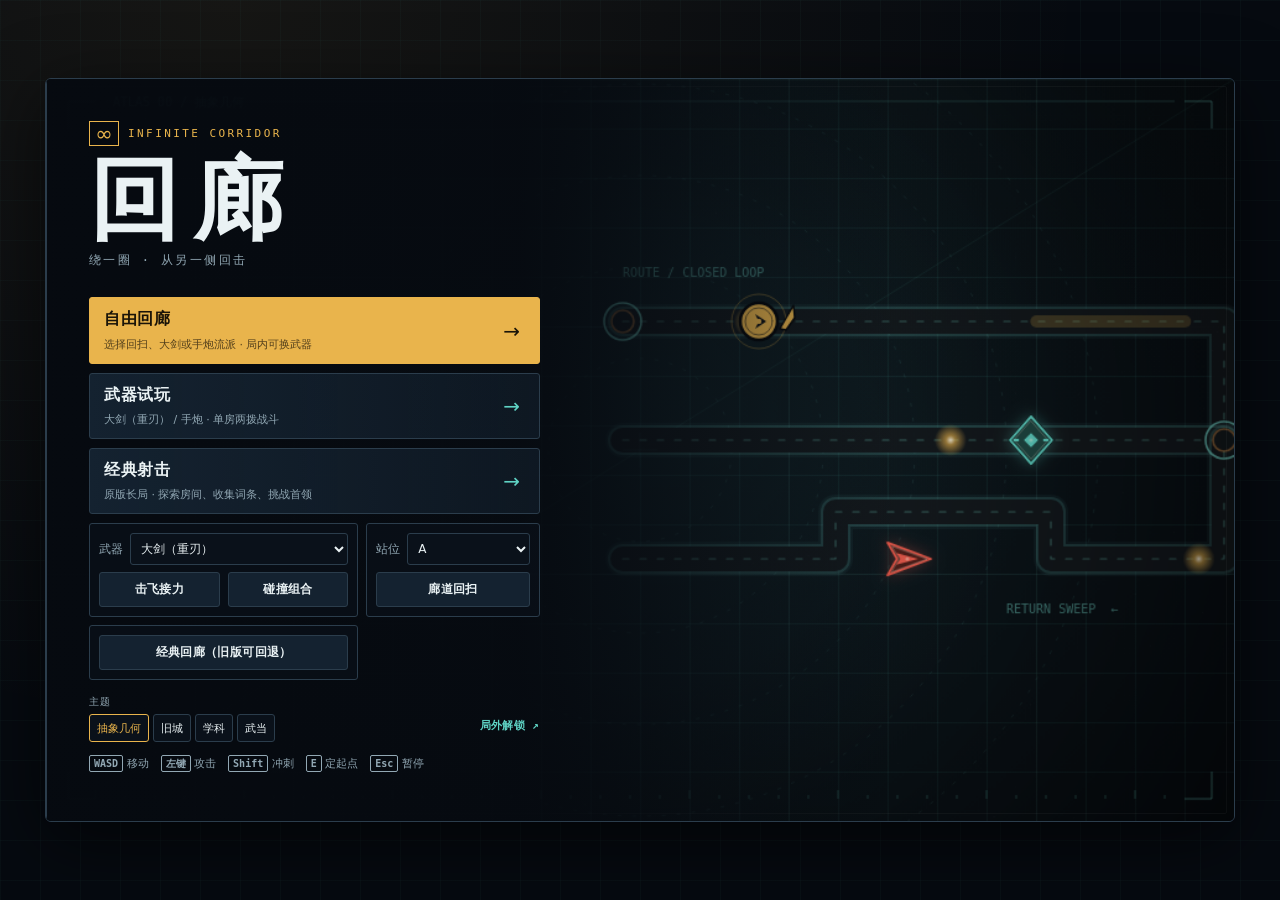
<file: index.html>
<!DOCTYPE html>
<html lang="zh-CN">
<head>
<meta charset="UTF-8">
<meta name="viewport" content="width=device-width, initial-scale=1.0">
<title>回廊 · INFINITE CORRIDOR</title>
<link rel="stylesheet" href="src/ui/style.css">
</head>
<body>
<main id="app">
  <div id="hud" class="hud hidden" aria-label="战斗状态">
    <div class="hud-left">
      <div class="room-line"><b id="room-name"></b><span id="room-count"></span></div>
      <div id="room-dots" class="dots" aria-hidden="true"></div>
      <div id="hud-room-type" class="hud-extra hidden"></div>
    </div>
    <div class="hud-mid">
      <div class="hp-row">
        <span class="hp-label">生命</span><div id="hp-track" class="hp-track" role="progressbar" aria-label="生命" aria-valuemin="0"><div id="hp-fill" class="hp-fill"></div></div><span id="hp-text" class="hp-text"></span>
      </div>
      <div id="boss-bar" class="boss-bar hidden"><span id="boss-name"></span><div class="boss-track"><div id="boss-fill" class="boss-fill"></div></div></div>
      <div id="shield-bar" class="shield-bar hidden" data-state="closed">
        <span id="shield-state" class="shield-state"></span>
        <div id="shield-track" class="shield-track"><div id="shield-fill" class="shield-fill"></div></div>
        <span id="shield-timer" class="shield-timer"></span>
      </div>
      <div id="streak-bar" class="streak-bar hidden" data-level="1">
        <span id="streak-state" class="streak-state"></span>
        <div class="streak-track"><div id="streak-fill" class="streak-fill"></div></div>
        <span id="streak-timer" class="streak-timer"></span>
      </div>
      <div class="battle-detail">
        <span class="dash-status">冲刺 <b id="dash-status">可用</b></span>
        <span id="hud-boss-phase" class="hud-extra hidden"></span>
        <span id="hud-combo" class="hud-extra hidden"></span>
      </div>
      <div id="hint" class="hint"></div>
    </div>
    <div class="hud-right">
      <div class="hud-stats"><span id="source" class="src"></span><span>用时 <b id="timer"></b></span><span id="run-gold">金币 <b id="gold"></b></span></div>
      <div id="perk-chips" class="chips" aria-label="当前强化"></div>
      <div class="hud-actions">
        <span class="theme-tag">主题 <b id="hud-theme"></b></span>
          <button id="btn-switch-weapon" class="mini-btn hidden" type="button" aria-keyshortcuts="Q"><span id="hud-weapon"></span> <kbd>Q</kbd></button>
        <button id="btn-mute" class="mini-btn" type="button" aria-keyshortcuts="M">音效 开</button>
        <button id="btn-pause" class="mini-btn" type="button" aria-keyshortcuts="Escape">暂停 <kbd>Esc</kbd></button>
      </div>
    </div>
  </div>

  <div id="stage" class="stage" data-screen="start">
    <canvas id="game" width="960" height="600" tabindex="-1" aria-label="回廊战斗区域"></canvas>
    <div id="toast" class="toast" role="status"></div>
    <div id="overlay" class="overlay">
      <section id="screen-start" class="panel start-panel" tabindex="-1" aria-labelledby="start-title">
        <header class="home-brand">
          <div class="brand-line"><span aria-hidden="true">∞</span> INFINITE CORRIDOR</div>
          <h1 id="start-title">回廊</h1>
          <p>绕一圈 · 从另一侧回击</p>
        </header>

        <div class="home-modes" aria-label="战斗模式">
          <button id="btn-loop" class="mode-entry featured" type="button">
            <span><b>自由回廊</b><small>选择回扫、大剑或手炮流派 · 局内可换武器</small></span><span aria-hidden="true">→</span>
          </button>
          <button id="btn-loop-continue" class="mode-entry continue hidden" type="button">
            <span><b>继续回廊</b><small>从上次离开的圈接着走</small></span><span aria-hidden="true">→</span>
          </button>
          <button id="btn-trial-setup" class="mode-entry" type="button">
            <span><b>武器试玩</b><small>大剑（重刃） / 手炮 · 单房两拨战斗</small></span><span aria-hidden="true">→</span>
          </button>
          <button id="btn-start" class="mode-entry" type="button">
            <span><b>经典射击</b><small>原版长局 · 探索房间、收集词条、挑战首领</small></span><span aria-hidden="true">→</span>
          </button>

          <div class="home-experiments">
            <div class="mode-group">
              <label class="field compact" for="impact-weapon">武器
                <select id="impact-weapon"><option value="blade">大剑（重刃）</option><option value="cannon">手炮</option></select>
              </label>
              <div class="button-row">
                <button id="btn-impact" class="btn secondary" type="button">击飞接力</button>
                <button id="btn-impact-combinations" class="btn secondary" type="button">碰撞组合</button>
              </div>
            </div>
            <div class="mode-group">
              <label class="field compact" for="recall-layout">站位
                <select id="recall-layout"><option value="A">A</option><option value="B">B</option></select>
              </label>
              <button id="btn-recall" class="btn secondary" type="button">廊道回扫</button>
            </div>
            <div class="mode-group">
              <button id="btn-loop-classic" class="btn secondary" type="button">经典回廊（旧版可回退）</button>
            </div>
          </div>
        </div>

        <div class="home-settings">
          <div id="theme-host"></div>
          <button id="btn-unlock-start" class="btn link-button" type="button">局外解锁 ↗</button>
        </div>
        <div class="controls-inline"><span><kbd>WASD</kbd> 移动</span><span><kbd>左键</kbd> 攻击</span><span><kbd>Shift</kbd> 冲刺</span><span><kbd>E</kbd> 定起点</span><span><kbd>Esc</kbd> 暂停</span></div>
      </section>

      <section id="screen-free-setup" class="panel trial-panel hidden" tabindex="-1" aria-labelledby="free-style-title">
        <header class="panel-head">
          <h2 id="free-style-title" class="panel-title">选择流派</h2>
          <p class="panel-desc">选择本局的强化卡池。战斗中仍可用 Q 切换武器。</p>
        </header>
        <div class="home-modes">
          <button id="btn-free-sweep" class="mode-entry featured" type="button"><span><b>回扫</b><small>闭环回血、刷新冲刺、强化破盾</small></span><span aria-hidden="true">→</span></button>
          <button id="btn-free-blade" class="mode-entry" type="button"><span><b>大剑</b><small>开局持剑 · 强化挥击范围、伤害、攻速和吸血</small></span><span aria-hidden="true">→</span></button>
          <button id="btn-free-cannon" class="mode-entry" type="button"><span><b>手炮</b><small>开局持枪 · 可强化追踪、穿透、散射、远射和压制</small></span><span aria-hidden="true">→</span></button>
        </div>
        <div class="start-actions"><button id="btn-free-back" class="btn secondary" type="button">返回首页 <kbd>Esc</kbd></button></div>
      </section>

      <section id="screen-trial" class="panel trial-panel hidden" tabindex="-1" aria-labelledby="trial-title">
        <header class="panel-head">
          <h2 id="trial-title" class="panel-title">武器试玩</h2>
          <p class="panel-desc">选好武器，连续迎战两拨敌人。</p>
        </header>
        <div class="trial-settings">
          <label class="field" for="trial-version">版本
            <select id="trial-version"><option value="A">版本 A</option><option value="B">版本 B</option></select>
          </label>
          <label class="field" for="trial-weapon">武器
            <select id="trial-weapon"><option value="blade">大剑（重刃）</option><option value="cannon">手炮</option></select>
          </label>
          <label class="field" for="trial-preset">预设
            <select id="trial-preset"><option value="basic">预设 1</option><option value="skills">预设 2</option></select>
          </label>
        </div>
        <div class="controls-inline"><span><kbd>WASD</kbd> 移动</span><span><kbd>左键</kbd> 攻击</span><span><kbd>Shift</kbd> 冲刺</span><span><kbd>Esc</kbd> 暂停</span></div>
        <div class="start-actions">
          <button id="btn-trial-start" class="btn primary" type="button">进入房间 <span aria-hidden="true">→</span></button>
          <button id="btn-trial-back" class="btn secondary" type="button">返回首页</button>
        </div>
      </section>

      <section id="screen-loading" class="panel loading-panel hidden" tabindex="-1" aria-labelledby="loading-title">
        <h2 id="loading-title" class="panel-title" role="status">正在准备关卡</h2>
      </section>

      <section id="screen-perk" class="panel perk-panel hidden" tabindex="-1" aria-labelledby="perk-title">
        <header class="panel-head">
          <p class="panel-kicker" id="perk-room"></p>
          <h2 class="panel-title" id="perk-title">选择强化</h2>
          <p class="panel-desc" id="perk-sub"></p>
        </header>
        <div id="perk-cards" class="perk-cards"></div>
      </section>

      <section id="screen-end" class="panel end-panel hidden" tabindex="-1" aria-labelledby="end-title">
        <header class="panel-head">
          <h2 id="end-title" class="end-title panel-title"></h2>
          <p id="end-summary" class="panel-desc"></p>
        </header>
        <div id="end-stats" class="stats"></div>
        <p id="end-wallet" class="end-gold">持有金币 <b id="end-gold">0</b></p>
        <div class="end-actions">
          <button id="btn-restart" class="btn primary" type="button">再来一局 <kbd>R</kbd></button>
          <button id="btn-unlock" class="btn secondary" type="button">局外解锁</button>
          <button id="btn-end-home" class="btn secondary" type="button">返回首页</button>
        </div>
      </section>

      <section id="screen-unlock" class="panel unlock-panel hidden" tabindex="-1" aria-labelledby="unlock-title">
        <header class="unlock-head">
          <div><h2 id="unlock-title" class="panel-title">局外解锁</h2><p class="panel-desc">已解锁词条自动装入「自由回廊」和「经典射击」。</p></div>
          <div class="unlock-head-right">
            <div class="wallet">金币 <b id="unlock-gold"></b></div>
            <button id="unlock-close" class="icon-btn" type="button" aria-label="关闭局外解锁">×</button>
          </div>
        </header>
        <div id="unlock-grid" class="unlock-grid" tabindex="0" aria-label="可解锁词条"></div>
        <div class="unlock-actions">
          <button id="unlock-back" class="btn secondary" type="button" data-from="start">返回 <kbd>Esc</kbd></button>
          <button id="unlock-reset" class="btn secondary" type="button">重置并返还金币</button>
        </div>
      </section>

      <section id="screen-pause" class="panel pause-panel hidden" tabindex="-1" aria-labelledby="pause-title">
        <header class="panel-head"><h2 id="pause-title" class="panel-title">已暂停</h2><p id="pause-context" class="panel-desc"></p></header>
        <div class="pause-actions">
          <button id="btn-resume" class="btn primary" type="button">继续 <kbd>Esc</kbd></button>
          <button id="btn-pause-restart" class="btn secondary" type="button">重开本局</button>
          <button id="btn-pause-home" class="btn secondary" type="button">返回首页</button>
        </div>
      </section>
    </div>
  </div>
</main>
<script>window.Corridor = window.Corridor || {};</script>
<script src="src/core/perks.js"></script>
<script src="src/core/audio.js"></script>
<script src="src/core/recall.js"></script>
<script src="src/core/loop.js"></script>
<script src="src/core/chrono.js"></script>
<script src="src/core/freewave.js"></script>
<script src="src/core/enemy-trial.js"></script>
<script src="src/core/impact.js"></script>
<script src="src/core/engine.js"></script>
<script src="src/theme/index.js"></script>
<script src="src/gen/templates.js"></script>
<script src="src/gen/schema.js"></script>
<script src="src/gen/index.js"></script>
<script src="src/ui/combat-guide.js"></script>
<script src="src/ui/render.js"></script>
<script src="src/ui/screens.js"></script>
<script src="src/ui/main.js"></script>
</body>
</html>
</file>
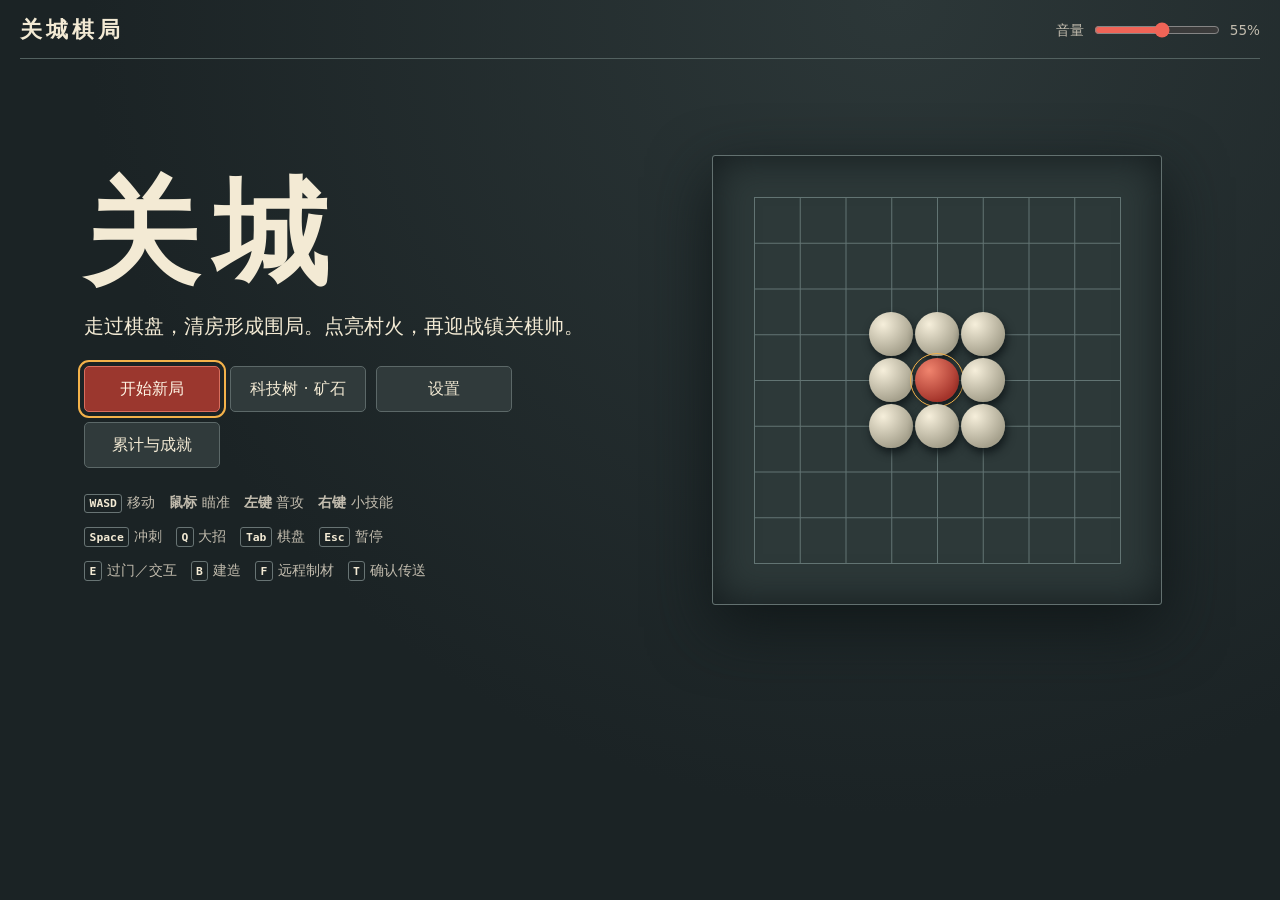
<file: game-dev-workspace/src/WebDemo/index.html>
<!doctype html>
<html lang="zh-CN">
<head>
<meta charset="utf-8">
<meta name="viewport" content="width=device-width, initial-scale=1">
<meta http-equiv="Content-Security-Policy" content="default-src 'none'; script-src 'unsafe-inline'; style-src 'unsafe-inline'; connect-src 'none'; base-uri 'none'; form-action 'none'">
<title>关城 · 本地试玩</title>
<style>
:root {
  color-scheme: dark;
  --ink:#171f21; --page:#1b2325; --floor:#283235; --grid:#384447;
  --wall:#8c8a7d; --paper:#f3ead4; --muted:#c2bcae; --red:#f06457;
  --gold:#f4b24a; --jade:#8edbd0; --ore:#dbe8e8; --purple:#ac91d8;
  font:16px/1.5 "Microsoft YaHei UI","PingFang SC",system-ui,sans-serif;
}
*,*::before,*::after {box-sizing:border-box}
body {margin:0;background:radial-gradient(ellipse at 70% 0,#2c3738,var(--page) 64%);color:var(--paper);min-height:100vh}
button {font:inherit;color:inherit;cursor:pointer;background:#303a3b;border:1px solid #5c6868;border-radius:5px;padding:.63rem 1rem;text-align:center}
button:hover:enabled {border-color:var(--gold);background:#394646}
button:disabled {opacity:.48;cursor:default}
button:focus-visible,canvas:focus-visible {outline:2px solid var(--gold);outline-offset:4px}
button.primary {background:#9b372e;border-color:#da6e5d;color:#fff5e5}
button.primary:hover:enabled {background:#b7463b}
[hidden] {display:none !important}
h1,h2,h3,p,dl,dd {margin:0}
kbd {display:inline-block;font:600 .79em/1.1 ui-monospace,Consolas,monospace;padding:.22em .4em;border:1px solid #687474;border-radius:3px;color:var(--paper);white-space:nowrap}
small,.muted {color:var(--muted)}
.accent {color:var(--gold)}
.negative {color:#ff917d}
.shell {width:min(calc(100% - 40px),1460px);margin-inline:auto;padding-bottom:24px}
.mast {border-bottom:1px solid #536160;display:flex;align-items:center;justify-content:space-between;padding:14px 0 12px;margin-bottom:16px}
.mast strong {font-family:"Songti SC",SimSun,serif;font-size:1.35rem;letter-spacing:.19em}
.mast .volume {display:flex;align-items:center;gap:8px;color:var(--muted);font-size:.85rem}
.mast input {width:clamp(60px,13vw,126px);accent-color:var(--red)}
.settings-fields {display:grid;gap:14px;margin-top:16px}
.settings-fields label {display:flex;align-items:center;gap:10px;flex-wrap:wrap}
.settings-fields input {accent-color:var(--red)}
.achievement-list {list-style:none;padding:0;display:grid;gap:6px}
.achievement-list li {padding:7px 10px;border-bottom:1px solid #455454}
.cover {min-height:min(610px,calc(100svh - 105px));display:grid;grid-template-columns:1fr 1fr;align-items:center;gap:clamp(26px,6vw,90px);padding:32px clamp(12px,5vw,72px)}
.cover h1 {font:700 clamp(3.7rem,9vw,8rem)/1 "Songti SC",SimSun,serif;letter-spacing:.12em}
.cover .lead {font-size:clamp(1rem,2vw,1.23rem);margin:20px 0 24px;max-width:30em}
.actions {display:flex;gap:10px;flex-wrap:wrap}
.cover .actions button {min-width:136px}
.controls {margin-top:22px;color:var(--muted);font-size:.9rem;display:grid;gap:8px;line-height:1.8}
.stone-board {position:relative;aspect-ratio:1;border:1px solid #637170;border-radius:3px;box-shadow:0 22px 62px #111819,inset 0 0 42px #141b1d;background:#2d3939;align-self:center;max-width:450px;width:100%;justify-self:center}
.stone-board::before {content:"";position:absolute;inset:9%;background-image:linear-gradient(to right,#627473 1px,transparent 1px),linear-gradient(to bottom,#627473 1px,transparent 1px);background-size:12.5% 12.5%;border-right:1px solid #627473;border-bottom:1px solid #627473}
.stone-board i {background:radial-gradient(circle at 32% 28%,#f6efdb,#a5a08c 74%);position:absolute;width:9.8%;aspect-ratio:1;transform:translate(-50%,-50%);left:calc(9% + var(--x)*10.25%);top:calc(9% + var(--y)*10.25%);border-radius:50%;box-shadow:2px 5px 9px #131b1d}
.stone-board i.red {background:radial-gradient(circle at 32% 28%,#f0846e,#a3332a 74%);outline:1px solid var(--gold);outline-offset:4px}
.play {
  --field-limit:max(220px,calc((100svh - 210px)*1.52));
  display:grid;grid-template-columns:minmax(0,var(--field-limit)) 260px;
  justify-content:center;gap:13px;align-items:start
}
.field {min-width:0;width:min(100%,var(--field-limit));justify-self:center}
.vitals {display:grid;grid-template-columns:1.15fr 1fr 1fr .85fr;gap:12px;background:var(--ink);border:1px solid #4f605e;border-bottom:none;padding:10px 13px}
.vitals div {min-width:0}
.vitals b {font-weight:600;font-variant-numeric:tabular-nums}
.vitals label {display:block;margin-bottom:4px;font-size:.79rem;color:var(--muted)}
progress {display:block;width:100%;height:7px;border:0;background:#353f41;border-radius:2px;overflow:hidden}
progress::-webkit-progress-bar {background:#353f41}
progress::-webkit-progress-value {background:var(--fill,var(--jade))}
progress::-moz-progress-bar {background:var(--fill,var(--jade))}
canvas {display:block;width:100%;height:auto;aspect-ratio:38/25;background:var(--floor);border:1px solid #596967;touch-action:none}
.strip {padding:8px 10px;color:var(--muted);font-size:.78rem;display:flex;flex-wrap:wrap;gap:4px 12px;background:var(--ink);border:1px solid #4f605e;border-top:0}
.side,.scene,.dialog {background:#202a2c;border:1px solid #526261;border-radius:5px}
.side {padding:14px;display:grid;gap:12px}
.side h2 {font-size:1.25rem}
.side hr {border:0;border-top:1px solid #455454;width:100%;margin:0}
.inventory {display:grid;grid-template-columns:repeat(3,1fr);gap:7px}
.inventory dt {font-size:.79rem;color:var(--muted)}
.inventory dd {font-size:1.18rem;font-weight:700}
.side .stack {display:grid;gap:8px}
.side button {padding:.45rem .65rem;font-size:.87rem}
.tutorial {border-left:3px solid var(--gold);padding-left:9px}
.tutorial p {font-size:.88rem;margin-bottom:4px}
.tutorial button {padding:.15rem .55rem}
.scene {max-width:940px;margin:clamp(26px,7vh,75px) auto;padding:clamp(20px,5vw,43px)}
.scene h1 {font:700 clamp(2rem,5.5vw,3.7rem)/1.2 "Songti SC",SimSun,serif;margin-bottom:10px}
.scene p {margin-top:8px}
.scene .actions {margin-top:19px}
.overlay {position:fixed;z-index:5;inset:0;background:#11181ce0;display:grid;place-items:center;overflow:auto;padding:18px}
.dialog {width:min(100%,650px);max-height:100%;overflow:auto;padding:clamp(17px,4vw,32px);box-shadow:0 18px 90px #060a0b;position:relative}
.dialog.wide {width:min(100%,950px)}
.dialog h2 {font-size:1.6rem;padding-right:55px}
.dialog .close {position:absolute;right:16px;top:16px;padding:2px 9px;font-size:.82rem}
.dialog .stack {display:grid;gap:8px;margin-top:16px}
.dialog .stack button {text-align:left}
.map-layout {margin-top:14px;display:grid;gap:16px;grid-template-columns:minmax(0,1fr) minmax(220px,.63fr)}
.map-detail {padding:11px 13px;background:var(--ink);border:1px solid #455554;min-width:0}
.map-detail h3 {margin-bottom:3px}
.board {position:relative;aspect-ratio:2.24;width:100%;background:#273434;border:1px solid #4d5c5c;border-radius:3px;overflow:visible}
.preview-board {margin-top:20px;max-width:720px}
.board .line {height:2px;position:absolute;transform-origin:left center;background:#667473;pointer-events:none}
.board .line.on {background:#c0aa79}
.board .line.h {width:13.333%}
.board .line.v {height:26%;width:2px}
.board .cell {position:absolute;transform:translate(-50%,-50%);border-radius:50%;border:1px solid currentColor;color:#e8ddc5;background:#1a2527;box-shadow:0 2px 5px #0f1517;display:grid;place-items:center;width:8%;aspect-ratio:1;padding:0;font-size:clamp(.62rem,1.6vw,1.08rem);line-height:1;font-weight:650}
.board .r {color:var(--jade)} .board .village {color:var(--purple)} .board .merchant,.board .boss {color:var(--gold)}
.board .cell.on {background:#e8ddc5;color:var(--ink);border-color:#d8c8a5}
.board .cell.in {outline:2px solid var(--gold);outline-offset:2px}
.board .cell.here {box-shadow:0 0 0 3px var(--red)}
.board .cell[aria-pressed="true"] {outline:2px dashed var(--paper);outline-offset:5px}
.board .cell:focus-visible {outline:2px solid var(--paper);outline-offset:5px}
.mini {aspect-ratio:2}
.mini .cell {width:10%;font-size:.72rem}
.results {display:grid;grid-template-columns:repeat(auto-fit,minmax(145px,1fr));gap:12px;margin:21px 0}
.results div {padding:12px;border:1px solid #526261;background:#273334}
.results dt {font-size:.83rem;color:var(--muted)}
.results dd {font-size:1.19rem}
@media(max-width:880px) {
  .shell {width:calc(100% - 24px)}
  .play {grid-template-columns:minmax(0,1fr)}
  .side {grid-template-columns:1fr 1fr}
  .side .stack,.side hr {grid-column:1/-1}
  .side .stack {grid-template-columns:repeat(auto-fit,minmax(126px,1fr))}
  .mini {max-width:185px}
}
@media(max-width:620px) {
  .cover,.map-layout {grid-template-columns:1fr}
  .cover {padding:24px 8px}
  .stone-board {max-width:285px}
  .vitals {padding:6px;gap:6px}
  .vitals label {font-size:.66rem}
  .vitals b {font-size:.75rem}
  .dialog .close {top:12px;right:10px}
}
</style>
</head>
<body>
<main class="shell">
  <header class="mast"><strong>关城棋局</strong><label class="volume">音量 <input id="volume" type="range" min="0" max="100" value="55"><output id="volume-value">55%</output></label></header>
  <section id="home" class="cover" aria-label="开始界面">
    <div>
      <h1>关城</h1>
      <p class="lead">走过棋盘，清房形成围局。点亮村火，再迎战镇关棋帅。</p>
      <div class="actions">
        <button id="new-game" class="primary" type="button">开始新局</button>
        <button id="resume-game" type="button" hidden>继续存档</button>
        <button id="open-profile" type="button">科技树 · 矿石</button>
        <button id="open-settings" type="button">设置</button>
        <button id="open-stats" type="button">累计与成就</button>
      </div>
      <div id="home-keys" class="controls">
        <span><kbd>WASD</kbd> 移动　<b>鼠标</b> 瞄准　<b>左键</b> 普攻　<b>右键</b> 小技能</span>
        <span><kbd>Space</kbd> 冲刺　<kbd>Q</kbd> 大招　<kbd>Tab</kbd> 棋盘　<kbd>Esc</kbd> 暂停</span>
        <span><kbd>E</kbd> 过门／交互　<kbd>B</kbd> 建造　<kbd>F</kbd> 远程制材　<kbd>T</kbd> 确认传送</span>
      </div>
      <p id="home-storage" class="muted" hidden></p>
    </div>
    <div class="stone-board" aria-hidden="true">
      <i style="--x:3;--y:3"></i><i style="--x:4;--y:3"></i><i style="--x:5;--y:3"></i>
      <i style="--x:3;--y:4"></i><i class="red" style="--x:4;--y:4"></i><i style="--x:5;--y:4"></i>
      <i style="--x:3;--y:5"></i><i style="--x:4;--y:5"></i><i style="--x:5;--y:5"></i>
    </div>
  </section>
  <section id="preview" class="scene" hidden>
    <h1>落子前看盘</h1>
    <p>朱衣刀客 · 固定种子 20261120 · 确认后开始计时</p>
    <div id="preview-board" class="board preview-board" aria-label="关城棋盘预览"></div>
    <p class="muted">始 出生　材 资源　战 普通　精 精英　商 商人　村 村庄　帅 棋帅</p>
    <div class="actions"><button id="start-run" class="primary">确认落子 <kbd>Enter</kbd></button><button data-home>返回</button></div>
  </section>
  <section id="play" class="play" hidden aria-label="游戏界面">
    <div class="field">
      <div class="vitals">
        <div><label for="hp-bar">生命 <b id="hp"></b></label><progress id="hp-bar" style="--fill:#6dc291" value="100" max="100"></progress></div>
        <div><label for="mood-bar">氛围 <b id="mood"></b></label><progress id="mood-bar" style="--fill:#ac91d8" value="0" max="100"></progress></div>
        <div><label for="battle-bar">战斗 <b id="battle"></b></label><progress id="battle-bar" style="--fill:#f4b24a" value="0" max="100"></progress></div>
        <div><label id="clock-label">探索余时</label><b id="clock">13:00</b></div>
      </div>
      <canvas id="arena" tabindex="0" width="1140" height="750" aria-label="战斗区域：WASD 移动，鼠标瞄准与挥刀"></canvas>
      <div id="play-keys" class="strip"><span><kbd>WASD</kbd> 移动</span><span>左键 普攻</span><span>右键 小技能 <b id="skill-cd"></b></span>
        <span><kbd>Space</kbd> 冲刺 <b id="dash-cd"></b></span><span><kbd>Q</kbd> <b id="ultimate">双槽满放大</b></span>
        <span><kbd>E</kbd> 过门／交互</span><span><kbd>Esc</kbd> 暂停</span></div>
    </div>
    <aside class="side">
      <div><h2 id="room-name"></h2><p id="room-state" class="muted"></p></div>
      <div class="board mini" id="mini-board" aria-label="小地图"></div>
      <hr>
      <dl class="inventory"><div><dt>金币</dt><dd id="gold"></dd></div><div><dt>建材</dt><dd id="materials"></dd></div><div><dt>矿石</dt><dd id="ore"></dd></div></dl>
      <p id="building-info" class="muted" hidden></p>
      <div class="stack">
        <button id="open-map">打开棋盘 <kbd>Tab</kbd></button>
        <button id="open-building" hidden>建造／升级 <kbd>B</kbd></button>
        <button id="open-merchant" hidden>商人交易 <kbd>E</kbd></button>
        <button id="order-material" hidden>远程制材 · 8 金币 <kbd>F</kbd></button>
        <button id="open-skill" hidden></button>
        <button id="open-event" hidden>查看村庄事件</button>
        <button id="open-pack" hidden>道具 <kbd>C</kbd></button>
        <button id="pause">暂停 <kbd>Esc</kbd></button>
      </div>
      <section id="tutorial" class="tutorial" hidden aria-label="新手引导">
        <p id="tutorial-step"></p><button id="skip-tutorial" type="button">跳过引导</button>
      </section>
      <p id="status" class="muted" role="status"></p>
    </aside>
  </section>
  <section id="result" class="scene" hidden aria-label="结算">
    <h1 id="result-title"></h1>
    <p id="result-time" class="muted"></p>
    <dl class="results" id="result-stats"></dl>
    <p id="result-save" role="status"></p>
    <div class="actions"><button id="play-again" class="primary">再下一局</button><button data-home>回到主菜单</button><button id="retry-save" hidden>重试存档</button></div>
  </section>
  <section id="profile" class="scene" hidden aria-label="科技树">
    <h1>科技树</h1>
    <p id="profile-balance"></p>
    <dl class="results"><div><dt>角色</dt><dd>角色与技能</dd></div><div><dt>开局效果</dt><dd>建材与效率</dd></div><div><dt>局内事件</dt><dd>棋帅分支</dd></div></dl>
    <p>本版可查看分支与余额。</p>
    <div class="actions"><button data-home>回到主菜单</button><button id="profile-retry" hidden>重试存档</button></div>
  </section>
  <section id="stats" class="scene" hidden aria-label="累计与成就">
    <h1>累计与成就</h1>
    <dl id="career-totals" class="results"></dl>
    <ul id="achievement-list" class="achievement-list"></ul>
    <p id="career-status" role="status"></p>
    <div class="actions"><button data-home>回到主菜单</button></div>
  </section>
  <section id="settings" class="scene" hidden aria-label="设置">
    <h1>设置</h1>
    <div class="settings-fields">
      <label>音量 <input id="settings-volume" type="range" min="0" max="100" value="55"> <output id="settings-volume-value">55%</output></label>
      <label>鼠标瞄准灵敏度 <input id="settings-aim" type="range" min="25" max="100" value="100"> <output id="settings-aim-value">100%</output></label>
      <label><input id="settings-hints" type="checkbox" checked> 显示键位提示</label>
    </div>
    <p id="settings-status" role="status"></p>
    <div class="actions"><button id="close-settings" type="button">返回</button></div>
  </section>
  <div id="overlay" class="overlay" hidden>
    <section id="dialog" class="dialog" tabindex="-1" role="dialog" aria-modal="true" aria-labelledby="dialog-title">
      <button id="close-dialog" class="close" aria-label="关闭面板">关闭 <kbd>Esc</kbd></button>
      <h2 id="dialog-title"></h2>
      <div id="dialog-body"></div>
    </section>
  </div>
</main>
<script>
"use strict";

const SEED = 20261120;
const RUN_LIMIT = 13*60*1000;
const WORLD = {w: 1900, h: 1250, player: 32};
const START = "0,0";
const BOSS = "5,1";
const DIRECTIONS = [[1,0], [0,1], [-1,0], [0,-1]];
const LAYOUT = [
    [0,0,"r"], [1,0,"fight"], [2,0,"merchant"], [3,0,"fight"], [4,0,"fight"], [5,0,"fight"], [6,0,"elite"],
    [0,1,"fight"], [1,1,"fight"], [2,1,"fight"], [3,1,"r"], [4,1,"fight"], [5,1,"boss"], [6,1,"fight"],
    [0,2,"r"], [1,2,"fight"], [2,2,"elite"], [3,2,"fight"], [4,2,"village"], [5,2,"fight"]
];
const ROOM_NAME = {r:"资源采集房", fight:"普通战斗房", elite:"精英战斗房", merchant:"行脚商人", village:"村庄", boss:"镇关棋帅"};
const ROOM_SYMBOL = {r:"材", fight:"战", elite:"精", merchant:"商", village:"村", boss:"帅"};
const ROOM_STYLE = {
    fight:{floor:"#283235",grid:"#384447",accent:"#8c8a7d",motif:"court"},
    r:{floor:"#24363a",grid:"#355052",accent:"#8edbd0",motif:"mineral"},
    village:{floor:"#372c30",grid:"#4d363a",accent:"#f06457",motif:"lantern"},
    merchant:{floor:"#383329",grid:"#514936",accent:"#f4b24a",motif:"stall"},
    elite:{floor:"#302c3c",grid:"#443c55",accent:"#ac91d8",motif:"banner"},
    boss:{floor:"#27292d",grid:"#3c3e46",accent:"#c78b78",motif:"seal"}
};
const BUILDINGS = {market:"商场", factory:"建材厂", mine:"苍白矿场", village:"村庄"};
const COLOR = {
    ink:"#171F21", background:"#1B2325", floor:"#283235", grid:"#384447", wall:"#8C8A7D",
    player:"#F06457", friendly:"#8EDBD0", enemy:"#DFAD87", hazard:"#F4B24A", bullet:"#FFF1C9",
    heal:"#6DC291", ore:"#DBE8E8", atmosphere:"#AC91D8", paper:"#F3EAD4"
};
const ceil = (value, divisor) => Math.ceil(value / divisor);
const clamp = (value, min, max) => Math.min(max, Math.max(min, value));
const percent = (value, rate) => ceil(value * rate, 100);
function effectiveDefense(defense, flat, magic) {
    return percent(Math.max(0, defense - flat), 100 - clamp(magic, 0, 100));
}
function damage(attack, defense, flat = 0, magic = 0) {
    const difference = attack - effectiveDefense(defense, flat, magic);
    return difference > 0 ? difference : percent(attack, 5);
}
const keyOf = (x, y) => x + "," + y;
const cell = key => key.split(",").map(Number);
const neighborsOf = (x, y) => DIRECTIONS.map(([dx,dy]) => keyOf(x + dx, y + dy));
const vector = (x, y) => ({x,y});
const add = (a,b) => vector(a.x+b.x, a.y+b.y);
const sub = (a,b) => vector(a.x-b.x, a.y-b.y);
const scale = (a,k) => vector(a.x*k, a.y*k);
const dot = (a,b) => a.x*b.x + a.y*b.y;
const length = a => Math.hypot(a.x, a.y);
const distance = (a,b) => length(sub(a,b));
const unit = a => length(a) > .032 ? scale(a, 1 / length(a)) : vector(0,0);
const pointAt = angle => vector(Math.cos(angle), Math.sin(angle));
const directionAngle = a => Math.atan2(a.y, a.x);
function segmentDistance(p,a,b) {
    const edge = sub(b,a);
    const square = dot(edge,edge);
    return square ? distance(p, add(a, scale(edge, clamp(dot(sub(p,a),edge) / square, 0, 1)))) : distance(p,a);
}
function inFan(origin, facing, point, reach, angle, radius) {
    const delta = sub(point,origin);
    const dist = length(delta);
    return dist <= reach + radius && (angle >= 360 || dist <= radius ||
        dot(scale(delta, 1 / dist), facing) >= Math.cos(angle * Math.PI / 360));
}
function contain(point, radius) {
    return vector(clamp(point.x,radius,WORLD.w-radius), clamp(point.y,radius,WORLD.h-radius));
}
function door(dx,dy,inset) {
    return vector(dx === 0 ? WORLD.w/2 : dx > 0 ? WORLD.w-inset : inset,
        dy === 0 ? WORLD.h/2 : dy > 0 ? inset : WORLD.h-inset);
}

// The seeded subtractive generator matches the WinForms demo's Random(int) streams.
function roomRandom(key, stream) {
    const [x,y] = cell(key);
    const limit = 2147483647;
    const values = new Int32Array(56);
    let j = 161803398 - (SEED + x * 4099 + y * 127 + stream * 84017);
    let k = 1;
    values[55] = j;
    for (let i=1; i<55; i++) {
        const index = 21*i % 55;
        values[index] = k;
        k = j-k;
        if (k < 0) k += limit;
        j = values[index];
    }
    for (let pass=0; pass<4; pass++) {
        for (let i=1; i<=55; i++) {
            let value = values[i] - values[1+(i+30)%55];
            if (value < 0) value += limit;
            values[i] = value;
        }
    }
    let first = 0;
    let second = 21;
    const random = (max = limit) => {
        if (++first >= 56) first = 1;
        if (++second >= 56) second = 1;
        let result = values[first]-values[second];
        if (result === limit) result--;
        if (result < 0) result += limit;
        values[first] = result;
        return max === limit ? result : Math.floor(result / limit * max);
    };
    random.snapshot = () => ({values:[...values],first,second});
    random.restore = state => {
        if (!Array.isArray(state?.values) || state.values.length !== 56 ||
            !state.values.every(value => Number.isInteger(value) && value>=0 && value<limit) ||
            ![state.first,state.second].every(value => Number.isInteger(value) && value>=0 && value<56))
            throw new Error("随机状态无效");
        first = state.first;
        second = state.second;
        values.set(state.values);
    };
    return random;
}
function flood(walls, candidates) {
    const blocked = new Set(walls);
    const points = Array.from(candidates);
    if (!points.length) return new Set();
    const coordinates = points.map(cell);
    const left = Math.min(...coordinates.map(([x]) => x)) - 1;
    const right = Math.max(...coordinates.map(([x]) => x)) + 1;
    const bottom = Math.min(...coordinates.map(([,y]) => y)) - 1;
    const top = Math.max(...coordinates.map(([,y]) => y)) + 1;
    const queue = [keyOf(left,bottom)];
    const seen = new Set(queue);
    for (let i=0; i<queue.length; i++) {
        for (const next of neighborsOf(...cell(queue[i]))) {
            const [x,y] = cell(next);
            if (x<left || x>right || y<bottom || y>top || blocked.has(next) || seen.has(next)) continue;
            seen.add(next);
            queue.push(next);
        }
    }
    return new Set(points.filter(key => !seen.has(key) && !blocked.has(key)));
}
class Board {
    rooms = new Map(LAYOUT.map(([x,y,type]) => [keyOf(x,y), {
        id:keyOf(x,y), x, y, type, done:false, building:null, level:0, progress:0, pots:0, loot:[]
    }]));
    neighbors(id) { return neighborsOf(...cell(id)).filter(key => this.rooms.has(key)); }
    get count() { return [...this.rooms.values()].filter(room => room.done).length; }
    distances(start) {
        const distances = new Map();
        if (!this.rooms.get(start)?.done) return distances;
        const queue = [start];
        distances.set(start,0);
        for (let i=0; i<queue.length; i++) {
            const here = queue[i];
            for (const next of this.neighbors(here)) {
                if (!this.rooms.get(next).done || distances.has(next)) continue;
                distances.set(next,distances.get(here)+1);
                queue.push(next);
            }
        }
        return distances;
    }
    enclosed() {
        const inside = flood(this.distances(START).keys(), this.rooms.keys());
        for (const room of this.rooms.values()) if (room.done) inside.delete(room.id);
        return inside;
    }
    entry(from, target) {
        const lit = this.distances(from);
        return this.neighbors(target).some(id => lit.has(id));
    }
    transport(from, target) {
        if (from === target) return null;
        if (target === BOSS) return this.entry(from,target) ? 5000 : null;
        const hops = this.distances(from).get(target);
        return hops === undefined ? null : 2000*hops;
    }
}

function weightedChoice(entries,random) {
    let roll = random(entries.reduce((total,entry) => total+entry.weight,0));
    for (const entry of entries) {
        if (roll < entry.weight) return entry;
        roll -= entry.weight;
    }
}

const VILLAGE_EVENTS = [
    {id:"copper",name:"灯下铜钱",rarity:"常见",weight:60,description:"村人凑出 10 金币。贷款中的收入按八成入账。",grant:run => run.wallet.earn(10)},
    {id:"tea",name:"热茶与药",rarity:"少见",weight:25,description:"药婆递来热茶，恢复 20 生命。",grant:run => run.fighter.heal(20)},
    {id:"timber",name:"藏在梁下的木料",rarity:"稀有",weight:10,description:"修屋剩下一份木料。获得 1 建材。",grant:run => { run.wallet.materials++; }},
    {id:"lanterns",name:"百灯应手",rarity:"珍稀",weight:5,description:"家家点灯。立即获得 25 氛围。",grant:run => { run.fighter.mood = Math.min(100,run.fighter.mood+25); }}
];

const CONSUMABLES = {
    purge:{name:"清风符",description:"清除当前房间的敌方弹幕",key:"1",
        use:run => { run.arena.clearBullets(); }},
    tonic:{name:"回春散",description:"每秒恢复 3 生命，持续 5 秒",key:"2",
        use:run => run.fighter.effects.apply("regen")},
    fury:{name:"焰心丸",description:"攻击 +8，持续 10 秒",key:"3",
        use:run => run.fighter.effects.apply("fury")}
};
const SHOP_CATALOG = [
    {id:"purge",weight:30,price:10},
    {id:"tonic",weight:45,price:8},
    {id:"fury",weight:25,price:12}
];
const SHOP_AFFIXES = [
    {id:"armor",name:"叠甲",stat:"防御",field:"defenseBonus",amount:2,price:19,weight:25},
    {id:"vigor",name:"养气",stat:"最大生命",field:"maxHp",amount:8,price:22,weight:30},
    {id:"edge",name:"破甲",stat:"物穿",field:"penetrationBonus",amount:2,price:25,weight:20},
    {id:"swift",name:"轻身",stat:"移速",field:"speedBonus",amount:5,price:18,weight:25,unit:"%"}
];
const AFFIX_BY_ID = Object.fromEntries(SHOP_AFFIXES.map(item => [item.id,item]));
const RELICS = {guard:{name:"铜护符",description:"本局防御 +3"}};
const EFFECTS = {regen:{duration:5000},fury:{duration:10000,attack:8}};

class StatusEffects {
    active = {};
    apply(id) {
        const {duration} = EFFECTS[id];
        this.active[id] = {remaining:duration,elapsed:0};
    }
    get attack() { return this.active.fury ? EFFECTS.fury.attack : 0; }
    tick(ms,fighter) {
        for (const [id,effect] of Object.entries(this.active)) {
            const elapsed = Math.min(effect.remaining,ms);
            effect.remaining -= elapsed;
            if (id === "regen") {
                effect.elapsed += elapsed;
                while (effect.elapsed >= 1000) {
                    effect.elapsed -= 1000;
                    fighter.heal(3);
                }
            }
            if (!effect.remaining) delete this.active[id];
        }
    }
}

const HEROES = {
    swordsman:{name:"朱衣刀客",roomRecoveryBonus:5,villageMoodBonus:15}
};

class Fighter {
    constructor(hero = HEROES.swordsman) { this.hero = hero; }
    hp = 100;
    maxHp = 100;
    shield = 0;
    shieldMs = 0;
    mood = 0;
    battle = 0;
    strength = 0;
    defenseBonus = 0;
    penetrationBonus = 0;
    speedBonus = 0;
    effects = new StatusEffects();
    boost = 0;
    boostMs = 0;
    ultimate() {
        if (this.mood < 100 || this.battle < 100 || this.hp <= 0) return false;
        const lost = this.maxHp - this.hp;
        this.hp = Math.max(1, this.hp-percent(this.hp,15));
        if (this.shield === 0) this.shieldMs = 0;
        this.shield += percent(lost,50);
        if (!this.boostMs) this.boost = 8+percent(lost,20);
        this.boostMs = 10000;
        this.mood = this.battle = 0;
        return true;
    }
    tick(ms) {
        this.effects.tick(ms,this);
        this.boostMs = Math.max(0,this.boostMs-ms);
        if (!this.boostMs) this.boost = 0;
        if (!this.shield) return;
        this.shieldMs += ms;
        while (this.shieldMs >= 1000 && this.shield > 0) {
            this.shieldMs -= 1000;
            const ratio = this.shield*100/this.maxHp;
            const loss = ratio < 10 ? 4 : ratio < 20 ? 3 : ratio < 30 ? 2 : 1;
            this.shield = Math.max(0,this.shield-loss);
        }
    }
    heal(amount) { this.hp = Math.min(this.maxHp,this.hp+amount); }
    hit(amount) {
        const absorbed = Math.min(this.shield,amount);
        this.shield -= absorbed;
        this.hp = Math.max(0,this.hp-amount+absorbed);
    }
}
class Wallet {
    gold = 0;
    materials = 1;
    ore = 0;
    borrowed = false;
    earn(gross) {
        const net = this.borrowed ? percent(gross,80) : gross;
        this.gold += net;
        return net;
    }
    spend(amount) {
        if (this.gold < amount) return false;
        this.gold -= amount;
        return true;
    }
    borrow() {
        if (this.borrowed) return false;
        this.gold = Math.min(this.gold-15,-1);
        this.materials++;
        this.borrowed = true;
        return true;
    }
}

class FrameClock {
    last = null;
    carry = 0;
    reset() { this.last = null; this.carry = 0; }
    advance(now, playing, step) {
        if (!playing) { this.reset(); return; }
        const elapsed = this.last === null ? 0 : clamp(now-this.last,0,120);
        this.last = now;
        this.carry += elapsed;
        while (this.carry >= 10) {
            this.carry -= 10;
            if (step(10) === false) { this.reset(); break; }
        }
    }
}


const SOUND = {
    swing:["triangle",260,95,78,1100,25], hit:["square",155,68,58,850,22],
    hurt:["sawtooth",185,55,145,430,34], dash:["triangle",170,410,125,1150,30],
    skill:["sawtooth",460,135,160,1700,22], ultimate:["triangle",95,540,360,1900,38],
    shot:["triangle",540,210,68,1400,18], kill:["square",120,52,158,600,24],
    pickup:["sine",460,840,115,1800,32], build:["triangle",200,610,230,1300,29],
    bossWarning:["sawtooth",135,81,420,520,26], room:["sine",250,390,105,1500,24]
};

class GameAudio {
    level = 55;
    played = new Map();
    unlock() {
        const Context = globalThis.AudioContext ?? globalThis.webkitAudioContext;
        if (!Context || !this.level) return;
        try {
            if (!this.context) {
                this.context = new Context();
                this.master = this.context.createGain();
                this.master.gain.value = this.level/100;
                this.master.connect(this.context.destination);
            }
            if (this.context.state === "suspended") this.context.resume().catch(() => {});
        } catch {
            this.context = null;
            this.master = null;
        }
    }
    volume(level) {
        this.level = clamp(Math.ceil(Number(level) || 0),0,100);
        if (this.master) this.master.gain.value = this.level/100;
    }
    play(kind) {
        const ctx = this.context;
        const sound = SOUND[kind];
        if (!sound || !this.level || ctx?.state !== "running") return;
        const now = ctx.currentTime;
        if (now-(this.played.get(kind) ?? -1) < (kind === "shot" ? .07 : .035)) return;
        this.played.set(kind,now);
        const [wave,from,to,ms,cutoff,volume] = sound;
        const oscillator = ctx.createOscillator();
        const filter = ctx.createBiquadFilter();
        const envelope = ctx.createGain();
        const end = now+ms/1000;
        oscillator.type = wave;
        oscillator.frequency.setValueAtTime(from,now);
        oscillator.frequency.exponentialRampToValueAtTime(to,end);
        filter.type = "lowpass";
        filter.frequency.value = cutoff;
        envelope.gain.setValueAtTime(.001,now);
        envelope.gain.linearRampToValueAtTime(volume/100,now+.008);
        envelope.gain.exponentialRampToValueAtTime(.001,end);
        oscillator.connect(filter);
        filter.connect(envelope);
        envelope.connect(this.master);
        oscillator.onended = () => {
            oscillator.disconnect();
            filter.disconnect();
            envelope.disconnect();
        };
        oscillator.start(now);
        oscillator.stop(end);
    }
}

class CombatEffects {
    particles = Array.from({length:144},() => ({life:0}));
    cursor = 0;
    age = 0;
    shake = 0;
    trail = 0;

    spawn(kind,point,life,tint,velocity=vector(0,0),value=0) {
        const slot = this.particles[this.cursor++ % this.particles.length];
        Object.assign(slot,{kind,point,life,maxLife:life,tint,velocity,value});
    }
    emit(kind,point,value) {
        if (kind === "room") {
            this.particles.forEach(particle => { particle.life = 0; });
            this.shake = this.trail = 0;
            return;
        }
        if (!point) return;
        if (kind === "hurt") this.shake = 150;
        if (kind === "hit" || kind === "hurt") {
            const tint = kind === "hurt" ? COLOR.player : COLOR.bullet;
            this.spawn("number",add(point,vector(0,-40)),620,tint,vector(0,-130),value);
        }
        if (kind === "impact" || kind === "kill") {
            const tint = kind === "impact" ? COLOR.hazard : COLOR.friendly;
            const count = kind === "impact" ? 8 : 13;
            for (let index=0; index<count; index++) {
                const velocity = scale(pointAt(index*2*Math.PI/count),110+Math.random()*280);
                this.spawn("spark",point,220+Math.ceil(Math.random()*160),tint,velocity);
            }
        }
        if (kind === "kill") this.spawn("number",add(point,vector(0,-68)),460,COLOR.friendly,vector(0,-90),"击倒");
        if (kind === "dash") this.spawn("trail",point,175,COLOR.player);
    }
    update(ms,arena) {
        this.age += ms;
        this.shake = Math.max(0,this.shake-ms);
        if (arena.dashMs) {
            this.trail += ms;
            if (this.trail >= 30) {
                this.spawn("trail",arena.player,170,COLOR.player);
                this.trail -= 30;
            }
        } else this.trail = 0;
        for (const particle of this.particles) {
            if (!particle.life) continue;
            particle.life = Math.max(0,particle.life-ms);
            particle.point = add(particle.point,scale(particle.velocity,ms/1000));
        }
    }
}

function readLocal(access,key) {
    try { return access().getItem(key); }
    catch { return null; }
}
function writeLocal(access,key,value) {
    try { access().setItem(key,value); return access().getItem(key) === value; }
    catch { return false; }
}

const OPTIONS_KEY = "guancheng.web.v2.options";
class GameOptions {
    volume = 55;
    sensitivity = 100;
    hints = true;
    constructor(access) {
        this.access = access;
        try {
            const data = JSON.parse(readLocal(access,OPTIONS_KEY));
            if (Number.isInteger(data?.volume)) this.volume = clamp(data.volume,0,100);
            if (Number.isInteger(data?.sensitivity)) this.sensitivity = clamp(data.sensitivity,25,100);
            if (typeof data?.hints === "boolean") this.hints = data.hints;
        } catch {}
    }
    save() {
        const data = {volume:this.volume,sensitivity:this.sensitivity,hints:this.hints};
        return writeLocal(this.access,OPTIONS_KEY,JSON.stringify(data));
    }
}

const GUIDE_KEY = "guancheng.web.v2.guide";
const GUIDE_STEPS = [
    ["move","用 WASD 移动一步。"],
    ["dash","按 Space 冲刺。"],
    ["skill","用鼠标右键释放小技能。"],
    ["build","按 B，选择一项建筑。"],
    ["door","靠近亮门按 E，或在 Tab 棋盘选相邻房过门。"]
];

class Tutorial {
    remaining = 0;
    completed = new Set();
    constructor(access) {
        this.access = access;
        this.seen = readLocal(access,GUIDE_KEY) === "seen";
    }
    begin() { if (!this.seen) this.remaining = 30000; }
    get next() { return GUIDE_STEPS.find(([id]) => !this.completed.has(id)); }
    mark(id) {
        if (!this.remaining) return;
        this.completed.add(id);
        if (!this.next) this.finish();
    }
    tick(ms) {
        if (!this.remaining) return;
        this.remaining = Math.max(0,this.remaining-ms);
        if (!this.remaining) this.finish();
    }
    finish() {
        this.remaining = 0;
        this.seen = true;
        writeLocal(this.access,GUIDE_KEY,"seen");
    }
}

const SAVE_PREFIX = "guancheng.web.v1.ore.";
let runSequence = 0;
function newRunId() {
    if (globalThis.crypto?.randomUUID) return globalThis.crypto.randomUUID();
    return Date.now().toString(36) + "-" + Math.random().toString(36).slice(2) + "-" + (++runSequence);
}
class Ledger {
    // One immutable key per result, so independent runs in separate tabs do not overwrite a shared total.
    constructor(access) {
        this.access = access;
        this.known = new Map();
        this.pending = new Map();
        this.restricted = false;
    }
    read(storage) {
        const ledger = new Map();
        for (let i=0; i<storage.length; i++) {
            const key = storage.key(i);
            if (!key?.startsWith(SAVE_PREFIX)) continue;
            const raw = storage.getItem(key);
            if (raw === null || !/^[0-6]$/.test(raw)) continue;
            ledger.set(key.slice(SAVE_PREFIX.length),Number(raw));
        }
        return ledger;
    }
    refresh() {
        try {
            const storage = this.access();
            this.known = this.read(storage);
            this.restricted = false;
            return storage;
        } catch {
            this.restricted = true;
            return null;
        }
    }
    get balance() {
        let balance = 0;
        for (const value of this.known.values()) balance += value;
        for (const [id,ore] of this.pending) if (!this.known.has(id)) balance += ore;
        return balance;
    }
    get provisional() {
        return [...this.pending.keys()].some(id => !this.known.has(id));
    }
    deposit(id, ore) {
        if (ore === 0) return true;
        if (!Number.isInteger(ore) || ore < 0 || ore > 6) throw new RangeError("无效矿石数量");
        if (!this.known.has(id) && !this.pending.has(id)) this.pending.set(id,ore);
        this.sync();
        return this.known.has(id);
    }
    sync() {
        const storage = this.refresh();
        if (!storage) return;
        for (const [id,ore] of this.pending) {
            const key = SAVE_PREFIX + id;
            try {
                const existing = storage.getItem(key);
                if (existing === null) storage.setItem(key,String(ore));
                const committed = storage.getItem(key);
                if (committed === null || !/^[0-6]$/.test(committed)) throw new Error("矿石记录不可用");
                this.known.set(id,Number(committed));
                this.pending.delete(id);
            } catch {
                this.restricted = true;
            }
        }
    }
}

const ENEMIES = {
    thief:{name:"小偷",hp:24,defense:1,speed:750,radius:35,gold:1},
    rebel:{name:"反贼",hp:36,defense:9,speed:400,radius:43,gold:2},
    heavy:{name:"重盔",hp:88,defense:17,speed:200,radius:58,gold:3},
    archer:{name:"弓手",hp:30,defense:5,speed:300,radius:38,gold:2},
    cavalry:{name:"骑兵",hp:150,defense:21,speed:600,radius:66,gold:8},
    marshal:{name:"镇关棋帅",hp:600,defense:25,speed:250,radius:300,gold:0}
};
function move(name, shape, windup, recovery, cooldown, reach, angle, power, stun=0) {
    return {name,shape,windup,recovery,cooldown,reach,angle,power,stun};
}
const MOVES = {
    stab:move("匕首前刺","fan",350,400,2000,100,52,11),
    cleave:move("大刀挥砍","fan",650,420,2500,140,96,15),
    slam:move("圆砸 · 敌我皆中","fan",2000,0,1000,150,360,24),
    sweep:move("半圆横扫","fan",2000,0,1000,250,180,26,500),
    arrow:move("瞄准射箭","lane",2000,350,2000,1900,0,13),
    charge:move("直线冲锋","lane",1000,1000,8000,2000,0,32,700),
    volley:move("落子 · 连珠","lane",600,600,5000,2000,0,21),
    ring:move("棋盘 · 环射","ring",1500,600,6000,460,360,18),
    bossSlash:move("横斩","fan",1500,600,4000,250,120,28,500),
    spiral:move("回环棋势","ring",1050,570,6500,430,360,14),
    homing:move("逐灯棋弹","lane",1100,520,7200,1700,0,16),
    scatter:move("长枪 · 散阵","fan",800,600,5800,620,86,14),
    wall:move("封道棋阵","lane",1550,640,11000,1700,0,18),
    lance:move("长枪刺击","fan",800,600,0,185,46,19),
    horseSweep:move("长枪横扫","fan",1500,600,4000,250,180,22,500)
};
function makeWave(room, completed) {
    if (room.type === "boss") return ["marshal"];
    const elite = room.type === "elite";
    const random = roomRandom(room.id,1);
    const count = Math.max(1,5+ceil(completed,2)+(elite ? 0 : random(7)-2));
    const kinds = ["thief","rebel","archer","heavy"];
    let heavy = 0;
    const wave = Array.from({length:count},(_,index) => {
        const kind = kinds[(index+room.x+2*room.y)%4];
        return kind === "heavy" && heavy++ >= 2 ? "rebel" : kind;
    });
    if (elite) wave.push("cavalry");
    return wave;
}
function rollLoot(id,index,surrounded) {
    const roll = roomRandom(id,3+index)(100);
    if (roll >= 60 && roll < 76) return ["purge","tonic","fury","guard"][Math.floor((roll-60)/4)];
    if (roll < 1 || roll >= 60) return null;
    if (roll < (surrounded ? 11 : 6)) return "skill";
    return roll < 21 || roll % 2 === 0 ? "heal" : "gold";
}
class Enemy {
    constructor(kind, position, surrounded) {
        this.kind = kind;
        this.spec = ENEMIES[kind];
        this.position = position;
        this.surrounded = surrounded && kind !== "marshal";
        this.maxHp = percent(this.spec.hp, this.surrounded ? 120 : 100);
        this.hp = this.maxHp;
        this.defense = this.spec.defense + (this.surrounded ? 1 : 0);
        this.recovery = kind === "marshal" ? 1000 : 350;
        this.cooldowns = {};
        this.attack = null;
        this.stabs = 0;
        this.sweeping = false;
    }
    get rage() {
        return (this.kind === "marshal" && this.hp*2 < this.maxHp) ||
            (this.kind === "cavalry" && this.hp*10 < this.maxHp*3);
    }
    get speed() {
        const base = percent(this.spec.speed,this.surrounded ? 120 : 100);
        return percent(base,this.rage ? this.kind === "cavalry" ? 150 : 120 : 100);
    }
}

class Arena {
    facing = vector(0,-1);
    dashCd = 0;
    dashMs = 0;
    dashDirection = vector(0,0);
    invincible = 0;
    skillCd = 0;
    stunned = 0;
    hurt = 0;
    clock = 0;
    gold = 0;
    action = null;
    strike = null;
    bullets = [];
    freeBullets = [];
    broken = [];
    constructor(room,wave,fighter,surrounded,danger,approach,previous,emit = () => {}) {
        this.emit = emit;
        this.fighter = fighter;
        this.surrounded = surrounded;
        this.danger = danger;
        this.random = roomRandom(room.id,2);
        this.dashCd = previous?.dashCd ?? 0;
        this.skillCd = previous?.skillCd ?? 0;
        const boss = room.type === "boss";
        this.player = approach ? door(...approach,255) : vector(WORLD.w/2,boss ? WORLD.h-160 : WORLD.h/2);
        this.pots = boss ? [] : [vector(320,275),vector(WORLD.w-325,WORLD.h-275)];
        this.potMask = room.pots;
        const slots = Array.from({length:24},(_,i) => vector(220+i%6*285,160+Math.floor(i/6)*300))
            .filter(point => distance(point,this.player) > 430 &&
                (Math.abs(point.x-WORLD.w/2)>115 || Math.abs(point.y-WORLD.h/2)>115))
            .map(point => ({point,order:this.random()})).sort((a,b) => a.order-b.order);
        this.enemies = wave.map((kind,i) => new Enemy(kind,
            kind === "marshal" ? vector(WORLD.w/2,430) : slots[i].point,surrounded));
        this.hasBattle = wave.length > 0;
    }
    get cleared() { return this.hasBattle && !this.enemies.length; }
    tick(ms,input) {
        this.clock += ms;
        for (const key of ["dashCd","skillCd","stunned","invincible","hurt"]) this[key] = Math.max(0,this[key]-ms);
        if (this.strike && this.clock >= this.strike.until) this.strike = null;
        this.movePlayer(ms,input);
        this.playerAttack(ms,input);
        for (const enemy of this.enemies) if (enemy.hp > 0) this.updateEnemy(enemy,ms);
        this.updateBullets(ms);
        this.enemies = this.enemies.filter(enemy => enemy.hp > 0);
        if (this.cleared) this.clearBullets();
    }
    clearBullets() {
        for (const bullet of this.bullets) this.freeBullets.push(bullet);
        this.bullets.length = 0;
    }
    movePlayer(ms,input) {
        const movement = unit(input.move);
        const aim = unit(sub(input.aim,this.player));
        if (length(aim)) this.facing = aim;
        if (input.dash && !this.dashCd && !this.stunned) {
            this.dashDirection = length(movement) ? movement : this.facing;
            this.dashCd = 5000;
            this.invincible = 1000;
            this.dashMs = 210;
            this.emit("dash",this.player);
        }
        if (this.stunned) return;
        const dash = Math.min(ms,this.dashMs);
        this.dashMs -= dash;
        const travel = add(scale(this.dashDirection,dash*1.375),scale(movement,(ms-dash)*.5*(100+this.fighter.speedBonus)/100));
        let next = contain(add(this.player,travel),WORLD.player);
        const boss = this.enemies.find(enemy => enemy.kind === "marshal" && enemy.hp > 0);
        if (boss && distance(next,boss.position) < boss.spec.radius+WORLD.player) {
            const away = unit(sub(next,boss.position));
            next = contain(add(boss.position,scale(length(away) ? away : scale(this.facing,-1),boss.spec.radius+WORLD.player)),WORLD.player);
        }
        this.player = next;
    }
    playerAttack(ms,input) {
        if (this.action) {
            const action = this.action;
            action.left = Math.max(0,action.left-ms);
            if (!action.hit && action.left <= action.at) {
                action.hit = true;
                if (!this.stunned && this.fighter.hp > 0) this.resolvePlayerAttack(action);
            }
            if (!action.left) this.action = null;
        }
        if (this.stunned) return;
        if (input.skill && !this.skillCd && (!this.action || (!this.action.skill && this.action.left <= 200))) {
            this.skillCd = 9000;
            this.action = {skill:true,left:430,at:180,hit:false,facing:this.facing};
            this.emit("skill",this.player);
        } else if (input.strike && !this.action) {
            this.action = {skill:false,left:450,at:300,hit:false,facing:this.facing};
            this.emit("swing",this.player);
        }
    }
    resolvePlayerAttack(action) {
        const reach = action.skill ? 260 : 200;
        const angle = action.skill ? 60 : 100;
        const fighter = this.fighter;
        let power = percent(24+fighter.strength+fighter.boost+fighter.effects.attack,this.surrounded ? 150 : 100);
        if (action.skill) power = percent(power,180);
        this.strike = {origin:this.player,facing:action.facing,reach,angle,until:this.clock+120};
        const hits = (point,radius) => inFan(this.player,action.facing,point,reach,angle,radius);
        for (const enemy of this.enemies) {
            if (enemy.hp <= 0 || !hits(enemy.position,enemy.spec.radius)) continue;
            this.hitEnemy(enemy,damage(power,enemy.defense,(action.skill ? 0 : 4)+fighter.penetrationBonus));
            fighter.battle = Math.min(100,fighter.battle+6);
            if (action.skill && !enemy.hp) {
                this.skillCd = Math.max(0,this.skillCd-1000);
                fighter.heal(percent(fighter.maxHp,1));
            }
        }
        for (let i=0; i<this.pots.length; i++) {
            if ((this.potMask & (1 << i)) || !hits(this.pots[i],24)) continue;
            this.potMask |= 1 << i;
            this.broken.push(i);
        }
    }
    hitEnemy(enemy,amount) {
        enemy.hp = Math.max(0,enemy.hp-amount);
        this.emit("hit",enemy.position,amount);
        if (!enemy.hp) {
            this.gold += enemy.spec.gold;
            this.emit("kill",enemy.position);
        }
    }
    hitPlayer(power,stun=0,impact=null) {
        if (this.invincible || !this.fighter.hp) return;
        const amount = damage(power,5+this.fighter.defenseBonus+(this.surrounded ? 5 : 0));
        this.fighter.hit(amount);
        this.emit("hurt",this.player,amount);
        if (impact) this.emit("impact",impact);
        this.stunned = Math.max(this.stunned,stun);
        this.hurt = 175;
    }

    updateEnemy(enemy,ms) {
        const offset = sub(this.player,enemy.position);
        const range = length(offset);
        const facing = unit(offset);
        if (enemy.attack) {
            this.progressAttack(enemy,facing,ms);
            return;
        }
        enemy.recovery = Math.max(0,enemy.recovery-ms);
        if (enemy.recovery) return;
        const kind = this.chooseMove(enemy,range);
        if (kind) {
            const shots = kind === "ring" ? (enemy.rage ? 16 : 12)+(this.danger ? 2 : 0) :
                kind === "volley" ? (enemy.rage ? 4 : 3) : kind === "spiral" ? 14 : 1;
            enemy.attack = {kind, spec:MOVES[kind], facing:range ? facing : vector(1,0),
                shots, elapsed:0, fired:0, hit:false};
            if (enemy.kind === "cavalry") enemy.stabs = kind === "lance" ? enemy.stabs+1 : 0;
            if (enemy.kind === "marshal") this.emit("bossWarning",enemy.position);
            return;
        }
        const stoppingDistance = {archer:720,marshal:420,heavy:95}[enemy.kind] ?? 67;
        if (range <= stoppingDistance) return;
        let spacing = vector(0,0);
        for (const other of this.enemies) {
            if (other === enemy || other.hp <= 0) continue;
            const away = sub(enemy.position,other.position);
            if (dot(away,away) < 88*88) spacing = add(spacing,scale(unit(away),.58));
        }
        enemy.position = contain(add(enemy.position,scale(unit(add(facing,spacing)),enemy.speed*ms/1000)),enemy.spec.radius);
    }
    chooseMove(enemy,range) {
        const ready = key => this.clock >= (enemy.cooldowns[key] ?? 0);
        switch (enemy.kind) {
            case "thief": return range <= 132 && !this.invincible && ready("stab") ? "stab" : null;
            case "rebel": return range <= 172 && ready("cleave") ? "cleave" : null;
            case "archer": return range <= 800 && ready("arrow") ? "arrow" : null;
            case "heavy": {
                const kind = enemy.sweeping ? "sweep" : "slam";
                return range <= MOVES[kind].reach && ready(kind) ? kind : null;
            }
            case "cavalry": {
                const options = [];
                if (range <= 217 && enemy.stabs < 4 && ready("lance")) options.push(["lance",70]);
                if (range <= 282 && ready("horseSweep")) options.push(["horseSweep",20]);
                if (range >= 400 && ready("charge")) options.push(["charge",10]);
                if (range >= 235 && range <= 700 && ready("scatter")) options.push(["scatter",14]);
                if (!options.length) return null;
                let roll = this.random(options.reduce((sum,[,weight]) => sum+weight,0));
                for (const [kind,weight] of options) {
                    if (roll < weight) return kind;
                    roll -= weight;
                }
                return null;
            }
            default:
                if (range <= enemy.spec.radius+250 && ready("bossSlash")) return "bossSlash";
                if (ready("ring")) return "ring";
                if (enemy.rage && ready("spiral")) return "spiral";
                if (enemy.rage && ready("wall")) return "wall";
                if (ready("volley")) return "volley";
                return ready("homing") ? "homing" : null;
        }
    }
    attackPower(enemy,attack) {
        let power = attack.spec.power;
        if (attack.kind === "charge") {
            const speedPercent = ceil(percent(enemy.speed,150)*100,enemy.spec.speed);
            power += ceil(Math.max(0,speedPercent-100),20);
        }
        if (enemy.surrounded || (this.danger && enemy.kind === "marshal")) power = percent(power,120);
        return power;
    }
    progressAttack(enemy,facing,ms) {
        const attack = enemy.attack;
        const before = attack.elapsed;
        attack.elapsed += ms;
        const windup = attack.spec.windup;
        const follows = ["arrow","charge","volley"].includes(attack.kind);
        if (follows && before < windup && length(facing)) attack.facing = facing;
        if (attack.elapsed < windup) return;
        const power = this.attackPower(enemy,attack);
        if (attack.kind === "charge") {
            const motion = Math.min(720,attack.elapsed-windup)-clamp(before-windup,0,720);
            const from = enemy.position;
            enemy.position = contain(add(from,scale(attack.facing,percent(enemy.speed,150)*motion/1000)),enemy.spec.radius);
            if (!attack.hit && !this.invincible && segmentDistance(this.player,from,enemy.position) <= 100+WORLD.player) {
                this.hitPlayer(power,attack.spec.stun);
                attack.hit = true;
            }
            if (attack.elapsed < windup+720) return;
        } else if (attack.kind === "volley" || attack.kind === "spiral") {
            const spiral = attack.kind === "spiral";
            const interval = spiral ? 100 : 400;
            while (attack.fired < attack.shots && attack.elapsed >= windup+attack.fired*interval) {
                const direction = spiral ? pointAt(directionAngle(attack.facing)+attack.fired*Math.PI/5) : attack.facing;
                this.shoot(enemy,direction,spiral ? 370 : 600,power,false,spiral ? "spiral" : "line");
                attack.fired++;
            }
            if (attack.fired < attack.shots) return;
        } else {
            this.resolveEnemyAttack(enemy,attack,power);
        }
        enemy.cooldowns[attack.kind] = this.clock+attack.spec.cooldown;
        enemy.recovery = attack.spec.recovery;
        enemy.attack = null;
    }
    resolveEnemyAttack(enemy,attack,power) {
        const spec = attack.spec;
        switch (attack.kind) {
            case "arrow":
                this.shoot(enemy,attack.facing,500,power,true);
                return;
            case "homing":
                this.shoot(enemy,attack.facing,410,power,false,"homing");
                return;
            case "scatter": {
                const angle = directionAngle(attack.facing);
                for (let shot=-3; shot<=3; shot++) this.shoot(enemy,pointAt(angle+shot*Math.PI/13),430,power,false,"scatter");
                return;
            }
            case "wall": {
                const side = vector(-attack.facing.y,attack.facing.x);
                for (let laneIndex=-5; laneIndex<=5; laneIndex++) {
                    if (!laneIndex) continue;
                    const origin = contain(add(enemy.position,scale(side,laneIndex*117)),18);
                    this.shoot(enemy,attack.facing,345,power,false,"wall",origin);
                }
                return;
            }
            case "ring": {
                const angle = directionAngle(attack.facing);
                for (let shot=0; shot<attack.shots; shot++)
                    this.shoot(enemy,pointAt(angle+shot*2*Math.PI/attack.shots),300,power,false);
                return;
            }
            case "slam":
                for (const other of this.enemies) {
                    if (other !== enemy && other.hp > 0 && distance(other.position,enemy.position) <= spec.reach+other.spec.radius)
                        this.hitEnemy(other,damage(power,other.defense));
                }
                enemy.sweeping = true;
                break;
            case "sweep": enemy.sweeping = false; break;
        }
        const reach = spec.reach+(enemy.kind === "marshal" ? enemy.spec.radius : 0);
        if (inFan(enemy.position,attack.facing,this.player,reach,spec.angle,WORLD.player)) this.hitPlayer(power,spec.stun);
        if (enemy.kind === "heavy") enemy.cooldowns[enemy.sweeping ? "sweep" : "slam"] = this.clock+1000;
    }
    shoot(enemy,facing,speed,power,arrow,pattern="line",origin=enemy.position) {
        this.emit("shot",enemy.position);
        const bullet = this.freeBullets.pop() ?? {};
        Object.assign(bullet,{position:contain(add(origin,scale(facing,enemy.spec.radius+8)),10),
            velocity:scale(facing,speed),speed,power,arrow,pattern,left:5500});
        this.bullets.push(bullet);
    }
    updateBullets(ms) {
        for (let i=this.bullets.length-1; i>=0; i--) {
            const bullet = this.bullets[i];
            if (bullet.pattern === "spiral") {
                bullet.velocity = scale(pointAt(directionAngle(bullet.velocity)+ms/1050),bullet.speed);
            } else if (bullet.pattern === "homing" && bullet.left > 3050) {
                const current = directionAngle(bullet.velocity);
                const delta = directionAngle(sub(this.player,bullet.position))-current;
                const turn = clamp(Math.atan2(Math.sin(delta),Math.cos(delta)),-ms/850,ms/850);
                bullet.velocity = scale(pointAt(current+turn),bullet.speed);
            }
            const next = add(bullet.position,scale(bullet.velocity,ms/1000));
            bullet.left -= ms;
            const hit = !this.invincible && segmentDistance(this.player,bullet.position,next) <= WORLD.player+11;
            if (hit) this.hitPlayer(bullet.power,0,next);
            if (hit || bullet.left <= 0 || next.x<0 || next.x>WORLD.w || next.y<0 || next.y>WORLD.h) {
                this.bullets.splice(i,1);
                this.freeBullets.push(bullet);
            } else bullet.position = next;
        }
    }
}

class Run {
    board = new Board();
    fighter = new Fighter();
    wallet = new Wallet();
    phase = "preview";
    remaining = RUN_LIMIT;
    danger = false;
    timeoutEffect = "";
    id = newRunId();
    current = START;
    arena = null;
    inside = new Set();
    mapVersion = 0;
    result = null;
    notice = "";
    noticeMs = 0;
    queued = false;
    upgradedAttack = false;
    skills = 0;
    mined = 0;
    roomGold = 0;
    stats = {auto:0,manual:0,kills:0,market:0,builds:0,materials:0};
    villageEvent = null;
    inventory = {purge:0,tonic:0,fury:0};
    relics = new Set();
    refreshes = 0;
    shopOffers = null;
    constructor(emit = () => {},variant = Math.floor(Math.random()*10000)) {
        this.emit = emit;
        this.variant = variant;
    }
    get room() { return this.board.rooms.get(this.current); }
    get active() { return this.phase === "explore" || this.phase === "boss"; }
    get canTravel() { return this.phase === "explore" && this.room.done; }
    start() {
        if (this.phase !== "preview") return;
        this.phase = "explore";
        this.enter(START);
        this.hint("初始建材 ×1。按 B 建造，靠近亮门按 E，或打开棋盘选房。");
    }
    hint(message) {
        this.notice = message;
        this.noticeMs = 3800;
    }
    complete(room) {
        room.done = true;
        this.inside = this.board.enclosed();
        this.mapVersion++;
    }
    enter(id,approach) {
        this.current = id;
        this.mapVersion++;
        const room = this.room;
        const surrounded = this.inside.has(id) && this.board.entry(START,id);
        if (!room.done && ["r","village","merchant"].includes(room.type)) this.complete(room);
        const wave = room.done ? [] : makeWave(room,this.board.count);
        this.arena = new Arena(room,wave,this.fighter,surrounded,this.danger,approach,this.arena,this.emit);
        this.emit("room",room.id);
        this.roomGold = 0;
        if (surrounded && room.type !== "boss") this.stats.manual++;
        if (surrounded) this.hint(room.type === "boss" ? "围住棋帅，攻击和防御增强。" : "自主探索 · 背水一战，双方强化。");
    }
    walk(target) {
        if (!this.canTravel || !this.board.neighbors(this.current).includes(target)) return false;
        const [x,y] = cell(target);
        const approach = [this.room.x-x,this.room.y-y];
        this.advance(5000);
        if (this.phase === "boss") return true;
        if (target === BOSS) this.enterBoss(false,approach);
        else this.enter(target,approach);
        return true;
    }
    teleport(target) {
        if (!this.canTravel) return false;
        const cost = this.board.transport(this.current,target);
        if (cost === null || cost > this.remaining) return false;
        this.advance(cost);
        if (this.phase === "boss") return true;
        if (target === BOSS) this.enterBoss(false);
        else this.enter(target);
        return true;
    }
    autoPrice(target) {
        if (!this.canTravel || !this.inside.has(target) || !this.board.entry(this.current,target)) return 0;
        return {fight:10,elite:18}[this.board.rooms.get(target).type] ?? 0;
    }
    auto(target) {
        const price = this.autoPrice(target);
        if (!price || !this.wallet.spend(price)) return false;
        const room = this.board.rooms.get(target);
        let gold = makeWave(room,this.board.count).reduce((sum,kind) => sum+ENEMIES[kind].gold,0);
        for (let i=0; i<2; i++) {
            if (room.pots & (1 << i)) continue;
            const loot = rollLoot(target,i,false);
            if (loot === "gold") gold += 3;
            else if (loot === "skill") this.skills++;
            else if (loot) this.collect(loot);
            room.pots |= 1 << i;
        }
        const reward = this.wallet.earn(gold);
        this.stats.kills += reward;
        this.stats.auto++;
        this.complete(room);
        this.hint("自动探索完成。已支付 " + price + " 金币，常规奖励 +" + reward + " 金币。");
        return true;
    }
    enterBoss(danger,approach) {
        if (this.phase !== "explore") return;
        this.danger = danger;
        this.phase = "boss";
        this.enter(BOSS,approach);
        if (danger) {
            this.timeoutEffect = roomRandom(BOSS,7)(2) ? "冲刺冷却多 1 秒" : "金币获取少 10%";
            this.hint("探索时间耗尽。棋帅伤害提高，环射多 2 发。");
        }
    }
    advance(ms) {
        if (this.phase !== "explore") return;
        const elapsed = Math.min(this.remaining,ms);
        this.remaining -= elapsed;
        this.produce(elapsed);
        if (!this.remaining) this.enterBoss(true);
    }


    hasBuilding(type) {
        for (const room of this.board.rooms.values()) if (room.building === type) return true;
        return false;
    }
    produce(ms) {
        const area = Math.floor(this.board.count/3)*10;
        for (const room of this.board.rooms.values()) {
            const type = room.building;
            let period = {market:20000,factory:this.queued ? 25000 : 0,mine:this.mined<6 ? 35000 : 0,village:5000}[type] ?? 0;
            if (!period) continue;
            if (room.level === 2) period = percent(period,75);
            room.progress += ms;
            while (room.progress >= period) {
                room.progress -= period;
                switch (type) {
                    case "market": this.stats.market += this.wallet.earn(percent(4,100+area)); break;
                    case "factory":
                        this.wallet.materials++;
                        this.stats.materials++;
                        this.queued = false;
                        room.progress = 0;
                        this.hint("建材厂完工。建材 +1。");
                        break;
                    case "mine":
                        this.wallet.ore++;
                        if (++this.mined >= 6) room.progress = 0;
                        break;
                    case "village": this.fighter.mood = Math.min(100,this.fighter.mood+ceil(20*(100+this.fighter.hero.villageMoodBonus)*(100+area),10000)); break;
                }
            }
        }
    }
    canBuild(type) {
        if (!this.canTravel || !this.wallet.materials || this.room.building) return false;
        if (this.room.type === "village") return type === "village";
        return this.room.type === "r" && (type === "market" ||
            (["factory","mine"].includes(type) && !this.hasBuilding(type)));
    }
    build(type) {
        if (!this.canBuild(type)) return false;
        this.wallet.materials--;
        this.room.building = type;
        this.room.level = 1;
        this.stats.builds++;
        this.emit("build");
        if (type === "village") {
            this.villageEvent = weightedChoice(VILLAGE_EVENTS,roomRandom(this.current,40+this.variant)).id;
        }
        this.hint(type === "village" ? "村庄点灯，每 5 秒积攒氛围。" : BUILDINGS[type]+"建成。");
        return true;
    }
    get pendingVillageEvent() {
        return this.room.type === "village" ? VILLAGE_EVENTS.find(event => event.id === this.villageEvent) : null;
    }
    acceptVillageEvent() {
        const event = this.pendingVillageEvent;
        if (!this.canTravel || !event) return false;
        this.villageEvent = null;
        event.grant(this);
        this.emit("pickup",this.arena.player);
        this.hint(event.name+" · 已领取。");
        return true;
    }
    upgrade() {
        if (!this.canTravel || this.room.level !== 1 || !this.wallet.materials) return false;
        this.wallet.materials--;
        this.room.level = 2;
        this.emit("build");
        this.hint(BUILDINGS[this.room.building]+"升到 2 级。");
        return true;
    }
    orderMaterial() {
        if (!this.canTravel || this.queued || !this.hasBuilding("factory") || !this.wallet.spend(8)) return false;
        this.queued = true;
        this.hint("建材厂开始制材。");
        return true;
    }
    get canTrade() { return this.canTravel && this.room.type === "merchant"; }
    get refreshPrice() { return 8+4*this.refreshes; }
    createStock() {
        const tier = Math.min(4,1+this.refreshes+Math.floor(this.board.count/5));
        const random = roomRandom(this.current,65+this.variant+this.refreshes*13);
        const pool = [...SHOP_CATALOG];
        this.shopOffers = [];
        for (let index=0; index<2; index++) {
            const item = weightedChoice(pool,random);
            pool.splice(pool.indexOf(item),1);
            this.shopOffers.push({id:item.id,quantity:tier,price:item.price+(tier-1)*(item.price-2),sold:false});
        }
        if (tier >= 2) {
            const affix = weightedChoice(SHOP_AFFIXES,random);
            this.shopOffers.push({id:affix.id,quantity:affix.amount*tier,price:affix.price+6*(tier-1),sold:false});
        }
        return this.shopOffers;
    }
    get offers() { return this.shopOffers ?? this.createStock(); }
    refreshShop() {
        if (!this.canTrade || !this.wallet.spend(this.refreshPrice)) return false;
        this.refreshes++;
        this.createStock();
        this.hint("行商已换货。商品随探索进度与刷新次数提升。");
        return true;
    }
    canBuyOffer(offer) {
        if (!this.canTrade || offer.sold || this.wallet.gold < offer.price) return false;
        const affix = AFFIX_BY_ID[offer.id];
        if (affix) return affix.id !== "swift" || this.fighter.speedBonus+offer.quantity <= 60;
        return Boolean(CONSUMABLES[offer.id]) && this.inventory[offer.id]+offer.quantity <= 5;
    }
    buyOffer(id) {
        const offer = this.offers.find(item => item.id === id);
        if (!offer || !this.canBuyOffer(offer)) return false;
        this.wallet.spend(offer.price);
        const affix = AFFIX_BY_ID[id];
        if (affix) {
            this.fighter[affix.field] += offer.quantity;
            if (affix.id === "vigor") this.fighter.heal(offer.quantity);
        } else this.addItem(id,offer.quantity);
        offer.sold = true;
        this.emit("pickup",this.arena.player);
        this.hint("购得"+this.offerLabel(offer)+"。");
        return true;
    }
    offerLabel(offer) {
        const affix = AFFIX_BY_ID[offer.id];
        return affix ? affix.name+" · 本局"+affix.stat+" +"+offer.quantity+(affix.unit ?? "") :
            CONSUMABLES[offer.id].name+" ×"+offer.quantity;
    }
    trade(kind) {
        if (!this.canTrade) return false;
        if (kind === "loan" && this.wallet.borrow()) {
            this.hint("建材 +1，之后的每笔金币收入按八成向上取整。");
            return true;
        }
        if (kind === "material" && this.wallet.spend(12)) {
            this.wallet.materials++;
            this.hint("购得建材 ×1。");
            return true;
        }
        if (kind === "attack" && !this.upgradedAttack && this.wallet.spend(20)) {
            this.upgradedAttack = true;
            this.fighter.strength += 8;
            this.hint("唐刀攻击 +8。");
            return true;
        }
        return false;
    }
    ultimate() {
        if (!this.active || this.arena.stunned) return false;
        if (this.fighter.ultimate()) {
            this.emit("ultimate",this.arena.player);
            this.hint("大招已开启。攻击 +" + this.fighter.boost + "，持续 10 秒。");
            return true;
        }
        const missing = [this.fighter.mood<100 && "氛围值",this.fighter.battle<100 && "战斗值"].filter(Boolean);
        this.hint("大招还缺" + missing.join("和") + "。");
        return false;
    }
    chooseSkill(attack) {
        if (!this.active || !this.skills) return false;
        this.skills--;
        if (attack) this.fighter.strength += 2;
        else {
            this.fighter.maxHp += 10;
            this.fighter.heal(10);
        }
        return true;
    }
    get itemCount() { return Object.values(this.inventory).reduce((sum,count) => sum+count,0); }
    addItem(kind,amount=1) {
        const item = CONSUMABLES[kind];
        if (!item || this.inventory[kind]+amount > 5) return false;
        this.inventory[kind] += amount;
        return true;
    }
    useItem(kind) {
        const item = CONSUMABLES[kind];
        if (!this.active || !item || !this.inventory[kind]) return false;
        if (kind === "purge" && !this.arena.bullets.length) {
            this.hint("场上没有可清除的弹幕。");
            return false;
        }
        this.inventory[kind]--;
        item.use(this);
        this.emit("pickup",this.arena.player);
        this.hint(item.name+" · "+item.description+"。");
        return true;
    }
    collect(kind) {
        this.emit("pickup",this.arena.player);
        if (CONSUMABLES[kind]) {
            const item = CONSUMABLES[kind];
            if (this.addItem(kind)) this.hint("获得"+item.name+"。按 "+item.key+" 使用。");
            else this.hint(item.name+"已满，最多携带 5 个。");
            return;
        }
        if (RELICS[kind]) {
            if (this.relics.has(kind)) this.hint("本局已装备"+RELICS[kind].name+"。");
            else {
                this.relics.add(kind);
                this.fighter.defenseBonus += 3;
                this.hint(RELICS[kind].name+" · "+RELICS[kind].description+"。");
            }
            return;
        }
        if (kind === "heal") this.fighter.heal(10);
        if (kind === "skill") {
            this.skills++;
            this.hint("获得技能球。按 V 选择，或继续战斗。");
        }
        if (kind === "gold") {
            if (this.room.done) this.stats.kills += this.wallet.earn(3);
            else this.roomGold += 3;
        }
    }
    tick(ms,input) {
        if (!this.active) return;
        this.noticeMs = Math.max(0,this.noticeMs-ms);
        if (!this.noticeMs) this.notice = "";
        const arena = this.arena;
        this.advance(ms);
        if (arena !== this.arena) return;
        const fighter = this.fighter;
        fighter.tick(ms);
        arena.tick(ms,input);
        const room = this.room;
        for (const index of arena.broken) {
            room.pots = arena.potMask;
            const kind = rollLoot(this.current,index,arena.surrounded);
            if (kind) room.loot.push({kind,position:arena.pots[index]});
        }
        arena.broken.length = 0;
        if (!fighter.hp) {
            this.finish(false);
            return;
        }
        for (let i=room.loot.length-1; i>=0; i--) {
            if (distance(room.loot[i].position,arena.player) > 64) continue;
            this.collect(room.loot[i].kind);
            room.loot.splice(i,1);
        }
        if (!arena.cleared || room.done) return;
        this.complete(room);
        if (this.phase === "boss") {
            this.finish(true);
            return;
        }
        this.stats.kills += this.wallet.earn(arena.gold+this.roomGold);
        this.roomGold = 0;
        fighter.heal(percent(fighter.maxHp,15+fighter.hero.roomRecoveryBonus));
        this.hint("房间点亮。靠近亮门按 E，或按 Tab 选房。");
    }
    finish(won) {
        if (!this.active) return;
        this.result = {won,rooms:this.board.count,ore:this.wallet.ore,remaining:this.remaining, danger:this.danger,
            timeoutEffect:this.timeoutEffect, ...this.stats};
        this.phase = "result";
        this.wallet.gold = this.wallet.materials = this.wallet.ore = 0;
        this.fighter.mood = this.fighter.battle = this.fighter.strength = this.fighter.shield = this.skills = 0;
        for (const kind of Object.keys(this.inventory)) this.inventory[kind] = 0;
        this.relics.clear();
        this.fighter.defenseBonus = this.fighter.penetrationBonus = this.fighter.speedBonus = 0;
        this.fighter.effects = new StatusEffects();
        for (const room of this.board.rooms.values()) room.loot.length = 0;
    }
}

const STATS_PREFIX = "guancheng.web.v2.result.";
const RESULT_COUNTERS = ["rooms","ore","builds","auto","manual"];
const ACHIEVEMENTS = [
    {name:"初布棋局",goal:"完成 1 局",counter:"runs",minimum:1},
    {name:"此关已开",goal:"击败镇关棋帅 1 次",counter:"wins",minimum:1},
    {name:"围局成形",goal:"完成 1 次围住探索",counter:"enclosed",minimum:1},
    {name:"灯火相连",goal:"累计建成 3 座建筑",counter:"builds",minimum:3},
    {name:"矿脉初开",goal:"累计带出 6 矿石",counter:"ore",minimum:6}
];
class Career {
    saved = new Map();
    pending = new Map();
    restricted = false;
    constructor(access) { this.access = access; }
    sync() {
        try {
            const storage = this.access();
            const recorded = new Map();
            for (let index=0; index<storage.length; index++) {
                const key = storage.key(index);
                if (!key?.startsWith(STATS_PREFIX)) continue;
                try {
                    const record = JSON.parse(storage.getItem(key));
                    if (typeof record?.won === "boolean" &&
                        RESULT_COUNTERS.every(field => Number.isSafeInteger(record[field]) && record[field]>=0))
                        recorded.set(key.slice(STATS_PREFIX.length),record);
                } catch {}
            }
            this.saved = recorded;
            this.restricted = false;
            for (const [id,record] of this.pending) {
                const key = STATS_PREFIX+id;
                if (!recorded.has(id)) {
                    if (!writeLocal(this.access,key,JSON.stringify(record))) {
                        this.restricted = true;
                        continue;
                    }
                    recorded.set(id,record);
                }
                this.pending.delete(id);
            }
        } catch { this.restricted = true; }
    }
    record(id,result) {
        if (!this.saved.has(id) && !this.pending.has(id)) {
            this.pending.set(id,{won:result.won,...Object.fromEntries(RESULT_COUNTERS.map(key => [key,result[key]]))});
        }
        this.sync();
    }
    get totals() {
        const outcomes = new Map([...this.pending,...this.saved]).values();
        const totals = {runs:0,wins:0,rooms:0,ore:0,builds:0,enclosed:0};
        for (const row of outcomes) {
            totals.runs++;
            totals.wins += Number(row.won);
            totals.rooms += row.rooms;
            totals.ore += row.ore;
            totals.builds += row.builds;
            totals.enclosed += row.auto+row.manual;
        }
        return totals;
    }
}

const RUN_SAVE_KEY = "guancheng.web.v2.run";
const SAVE_FIELDS = {
    run:["id","phase","remaining","danger","timeoutEffect","current","variant","queued","upgradedAttack",
        "skills","mined","roomGold","stats","villageEvent","inventory","refreshes","shopOffers","notice","noticeMs"],
    room:["id","done","building","level","progress","pots","loot"],
    fighter:["hp","maxHp","shield","shieldMs","mood","battle","strength","defenseBonus",
        "penetrationBonus","speedBonus","boost","boostMs"],
    wallet:["gold","materials","ore","borrowed"],
    arena:["facing","player","dashCd","dashMs","dashDirection","invincible","skillCd","stunned","hurt",
        "clock","gold","action","strike","bullets","potMask","hasBattle","surrounded"],
    enemy:["kind","position","surrounded","maxHp","hp","defense","recovery","cooldowns","attack","stabs","sweeping"]
};
function fields(source,keys) {
    return Object.fromEntries(keys.map(key => [key,source[key]]));
}
function restoreFields(target,source,keys) {
    if (!source || !keys.every(key => Object.hasOwn(source,key))) throw new Error("存档字段不完整");
    for (const key of keys) target[key] = source[key];
}
function listOf(value,max) { return Array.isArray(value) && value.length <= max; }
function runSnapshot(run) {
    const arena = run.arena;
    return {
        version:1, run:fields(run,SAVE_FIELDS.run),
        rooms:[...run.board.rooms.values()].map(room => fields(room,SAVE_FIELDS.room)),
        fighter:fields(run.fighter,SAVE_FIELDS.fighter), effects:run.fighter.effects.active,
        wallet:fields(run.wallet,SAVE_FIELDS.wallet), relics:[...run.relics],
        arena:fields(arena,SAVE_FIELDS.arena),
        enemies:arena.enemies.map(enemy => fields(enemy,SAVE_FIELDS.enemy)),
        random:arena.random.snapshot()
    };
}
function resumeSnapshot(data,emit) {
    const saved = data?.run;
    if (data?.version !== 1 || !saved || !["explore","boss"].includes(saved.phase) ||
        !/^[a-z0-9-]{1,96}$/i.test(saved.id) || !Number.isInteger(saved.remaining) ||
        saved.remaining < 0 || saved.remaining > RUN_LIMIT ||
        !Number.isInteger(saved.variant) || saved.variant<0 || saved.variant>=10000 ||
        !listOf(data.rooms,LAYOUT.length) || !listOf(data.enemies,32) || !listOf(data.arena?.bullets,512) ||
        !listOf(data.relics,Object.keys(RELICS).length))
        throw new Error("无效的本局存档");
    const run = new Run(emit,saved.variant);
    restoreFields(run,saved,SAVE_FIELDS.run);
    if (!run.room || (run.phase==="boss") !== (run.current===BOSS)) throw new Error("无效的房间状态");
    if (data.rooms.length !== run.board.rooms.size || new Set(data.rooms.map(room => room.id)).size !== data.rooms.length)
        throw new Error("棋盘存档不完整");
    for (const room of data.rooms) {
        const target = run.board.rooms.get(room.id);
        if (!target || !listOf(room.loot,16)) throw new Error("棋盘房间无效");
        restoreFields(target,room,SAVE_FIELDS.room);
    }
    run.inside = run.board.enclosed();
    restoreFields(run.fighter,data.fighter,SAVE_FIELDS.fighter);
    for (const id of Object.keys(EFFECTS)) {
        const effect = data.effects?.[id];
        if (effect && Number.isInteger(effect.remaining) && effect.remaining>0 && effect.remaining<=EFFECTS[id].duration &&
            Number.isInteger(effect.elapsed) && effect.elapsed>=0 && effect.elapsed<1000)
            run.fighter.effects.active[id] = {remaining:effect.remaining,elapsed:effect.elapsed};
    }
    restoreFields(run.wallet,data.wallet,SAVE_FIELDS.wallet);
    run.relics = new Set(data.relics.filter(id => Object.hasOwn(RELICS,id)));
    run.arena = new Arena(run.room,[],run.fighter,false,run.danger,undefined,undefined,run.emit);
    restoreFields(run.arena,data.arena,SAVE_FIELDS.arena);
    run.arena.enemies = data.enemies.map(state => {
        if (!Object.hasOwn(ENEMIES,state.kind)) throw new Error("敌人配置无效");
        const enemy = new Enemy(state.kind,state.position,state.surrounded);
        restoreFields(enemy,state,SAVE_FIELDS.enemy);
        if (enemy.attack) {
            if (!Object.hasOwn(MOVES,enemy.attack.kind)) throw new Error("攻击配置无效");
            enemy.attack.spec = MOVES[enemy.attack.kind];
        }
        return enemy;
    });
    run.arena.random.restore(data.random);
    return run;
}
class RunSave {
    constructor(access) { this.access = access; }
    get data() {
        try { return JSON.parse(readLocal(this.access,RUN_SAVE_KEY)); }
        catch { return null; }
    }
    get available() { return this.data?.version === 1; }
    save(run) {
        return run.active && writeLocal(this.access,RUN_SAVE_KEY,JSON.stringify(runSnapshot(run)));
    }
    resume(emit) {
        try { return resumeSnapshot(this.data,emit); }
        catch { return null; }
    }
    finish(id) {
        if (this.data?.run?.id === id) writeLocal(this.access,RUN_SAVE_KEY,"null");
    }
}

const seconds = ms => ceil(ms,1000);
function clockLabel(ms) {
    const time = seconds(ms);
    return String(Math.floor(time/60)).padStart(2,"0")+":"+String(time%60).padStart(2,"0");
}
function worldPoint(rect,x,y) {
    return vector((x-rect.left)*WORLD.w/rect.width,(y-rect.top)*WORLD.h/rect.height);
}

if (typeof document === "undefined") {
    globalThis.GuanCheng = {Board,Run,Fighter,Wallet,Ledger,FrameClock,Arena,GameAudio,SOUND,CombatEffects,HEROES,VILLAGE_EVENTS,weightedChoice,StatusEffects,CONSUMABLES,RELICS,SHOP_CATALOG,SHOP_AFFIXES,ROOM_STYLE,Tutorial,GameOptions,RunSave,RUN_SAVE_KEY,Career,ACHIEVEMENTS,damage,effectiveDefense,flood,
        roomRandom,makeWave,rollLoot,ENEMIES,MOVES,vector,unit,sub,worldPoint,START,BOSS,SAVE_PREFIX,RUN_LIMIT};
} else {
    mount();
}

function mount() {
    const byId = id => document.getElementById(id);
    const screens = ["home","preview","play","result","profile","settings","stats"];
    const canvas = byId("arena");
    const overlay = byId("overlay");
    const dialog = byId("dialog");
    const dialogBody = byId("dialog-body");
    const paint = canvas.getContext("2d");
    const ledger = new Ledger(() => window.localStorage);
    const clock = new FrameClock();
    const audio = new GameAudio();
    const options = new GameOptions(() => window.localStorage);
    audio.volume(options.volume);
    let settingsBack = "home";
    const effects = new CombatEffects();
    const tutorial = new Tutorial(() => window.localStorage);
    const runSave = new RunSave(() => window.localStorage);
    const career = new Career(() => window.localStorage);
    const reduceMotion = window.matchMedia?.("(prefers-reduced-motion: reduce)");
    function feedback(kind,point,value) {
        audio.play(kind);
        effects.emit(kind,point,value);
        if (kind === "room" && point !== START) tutorial.mark("door");
        else if (["dash","skill","build"].includes(kind)) tutorial.mark(kind);
    }
    const keys = new Set();
    let screen = "home";
    let panel = null;
    let run = null;
    let selected = null;
    let lastPanelState = "";
    let miniVersion = -1;
    let aim = vector(WORLD.w/2,WORLD.h/2-200);
    let heldStrike = false;
    let strike = false;
    let skill = false;
    let dash = false;
    let pointerId = null;
    let mousePosition = null;
    let fit = null;

    function text(id,value) {
        const element = byId(id);
        const label = String(value);
        if (element.textContent !== label) element.textContent = label;
    }
    function show(id,visible) { byId(id).hidden = !visible; }
    function element(tag,label,className) {
        const node = document.createElement(tag);
        if (label !== undefined) node.textContent = label;
        if (className) node.className = className;
        return node;
    }
    function button(label,action,enabled=true,primary=false) {
        const node = element("button",label,primary ? "primary" : "");
        node.type = "button";
        node.disabled = !enabled;
        node.addEventListener("click",action);
        return node;
    }
    function clearInput() {
        keys.clear();
        heldStrike = strike = skill = dash = false;
        if (pointerId !== null && canvas.hasPointerCapture(pointerId)) canvas.releasePointerCapture(pointerId);
        pointerId = null;
    }
    function change(next,focus) {
        setPanel(null,false);
        screen = next;
        screens.forEach(id => show(id,id === screen));
        clock.reset();
        if (focus) byId(focus).focus({preventScroll:true});
    }
    function refreshOptions() {
        byId("volume").value = options.volume;
        byId("settings-volume").value = options.volume;
        byId("settings-aim").value = options.sensitivity;
        byId("settings-hints").checked = options.hints;
        text("volume-value",options.volume+"%");
        text("settings-volume-value",options.volume+"%");
        text("settings-aim-value",options.sensitivity+"%");
        show("home-keys",options.hints);
        show("play-keys",options.hints);
    }
    function updateOption(key,value) {
        options[key] = value;
        audio.volume(options.volume);
        if (key === "volume") audio.unlock();
        text("settings-status",options.save() ? "已保存到本浏览器。" : "本地存储受限。设置在当前页面生效。");
        refreshOptions();
    }
    function openSettings() {
        settingsBack = screen === "play" ? "play" : "home";
        change("settings","settings-volume");
        refreshOptions();
    }
    function closeSettings() {
        if (settingsBack === "play") {
            change("play","arena");
            setPanel("pause");
        } else home();
    }
    function home() {
        run = null;
        refreshOptions();
        ledger.sync();
        change("home","new-game");
        show("resume-game",runSave.available);
        show("home-storage",ledger.restricted || ledger.provisional);
        text("home-storage","本地存储受限。仍可试玩，未写入的矿石只保留在此页面。");
    }
    function preview() {
        run = new Run(feedback);
        selected = START;
        miniVersion = -1;
        change("preview","start-run");
        drawBoard(byId("preview-board"),false,true);
    }
    function resumeSaved() {
        const restored = runSave.resume(feedback);
        if (!restored) {
            show("home-storage",true);
            text("home-storage","这份存档暂时无法读取。");
            return;
        }
        run = restored;
        selected = null;
        miniVersion = -1;
        effects.emit("room");
        change("play","arena");
        hud();
        paintField();
    }
    function start() {
        run.start();
        tutorial.begin();
        selected = null;
        change("play","arena");
        hud();
        paintField();
    }
    function result() {
        ledger.deposit(run.id,run.result.ore);
        career.record(run.id,run.result);
        runSave.finish(run.id);
        change("result","play-again");
        const r = run.result;
        text("result-title",r.won ? "此关已开" : "此局封盘");
        text("result-time",r.danger ? "超时迎战 · 续层记录：" + r.timeoutEffect : "探索余时 " + clockLabel(r.remaining));
        const stats = [
            ["点亮房间",r.rooms+"/"+run.board.rooms.size], ["自动／自主探索",r.auto+"／"+r.manual],
            ["金币 · 探索／商场",r.kills+"／"+r.market], ["建筑／制材",r.builds+"／"+r.materials]
        ];
        byId("result-stats").replaceChildren(...stats.map(([label,value]) => {
            const field = element("div");
            field.append(element("dt",label),element("dd",value));
            return field;
        }));
        resultSaveText();
    }
    function resultSaveText() {
        const ore = run.result.ore;
        const saved = !ore || ledger.known.has(run.id);
        const localOnly = ledger.provisional || ledger.restricted;
        const balance = (localOnly ? "会话矿石 " : "当前矿石余额 ") + ledger.balance + "。";
        const status = !ore ? "本局未获得矿石。" + balance :
            saved ? "本局矿石已入账 +" + ore + "。" + balance :
                "本局矿石 +" + ore + " 暂存在本页面。" + balance;
        const warning = localOnly ? " 待写入的矿石在离开或刷新后可能丢失。" : "";
        text("result-save",status + warning);
        show("retry-save",ledger.pending.size > 0);
    }
    function careerScreen() {
        change("stats");
        career.sync();
        const totals = career.totals;
        const metrics = [["完局",totals.runs],["胜场",totals.wins],["点亮房间",totals.rooms],
            ["建成建筑",totals.builds],["带出矿石",totals.ore],["围住探索",totals.enclosed]];
        byId("career-totals").replaceChildren(...metrics.map(([name,value]) => {
            const field = element("div");
            field.append(element("dt",name),element("dd",value));
            return field;
        }));
        byId("achievement-list").replaceChildren(...ACHIEVEMENTS.map(achievement => {
            const reached = totals[achievement.counter] >= achievement.minimum;
            return element("li",(reached ? "已达成 · " : "")+achievement.name+" · "+achievement.goal,
                reached ? "accent" : "muted");
        }));
        text("career-status",career.restricted ? "本地存储受限。未写入的统计保留在当前页面。" : "");
    }
    function profile() {
        ledger.sync();
        change("profile");
        profileText();
    }
    function profileText() {
        const warning = ledger.restricted || ledger.provisional ? " · 本地存储受限，待写入的矿石仅在本页面保留" : "";
        text("profile-balance","苍白矿石 " + ledger.balance + warning);
        show("profile-retry",ledger.pending.size > 0);
    }


    function drawBoard(container,interactive,isPreview=false) {
        const rooms = run.board.rooms;
        const nodes = [];
        const xPos = x => 10+80*x/6;
        const yPos = y => 76-26*y;
        for (const room of rooms.values()) {
            for (const next of [keyOf(room.x+1,room.y),keyOf(room.x,room.y-1)]) {
                const other = rooms.get(next);
                if (!other) continue;
                const edge = element("span",null,"line "+(other.x === room.x ? "v" : "h")+(room.done && other.done ? " on" : ""));
                edge.style.left = xPos(room.x)+"%";
                edge.style.top = yPos(room.y)+"%";
                edge.setAttribute("aria-hidden","true");
                nodes.push(edge);
            }
        }
        for (const room of rooms.values()) {
            const marker = isPreview && room.id === START ? "始" : ROOM_SYMBOL[room.type];
            const node = interactive ? button(marker,() => select(room.id)) : element("span",marker);
            node.className = ["cell",room.type,room.done && "on",run.inside.has(room.id) && "in",
                run.current === room.id && "here"].filter(Boolean).join(" ");
            node.style.left = xPos(room.x)+"%";
            node.style.top = yPos(room.y)+"%";
            const description = ROOM_NAME[room.type]+" ("+room.id+")"+(room.done ? " · 已点亮" : "")+
                (run.inside.has(room.id) ? " · 围住" : "");
            node.title = description;
            if (interactive) {
                node.dataset.cell = room.id;
                node.setAttribute("aria-label",description);
                node.setAttribute("aria-pressed",String(selected === room.id));
            }
            nodes.push(node);
        }
        container.replaceChildren(...nodes);
    }
    function select(target) {
        selected = target;
        for (const node of dialogBody.querySelectorAll("[data-cell]"))
            node.setAttribute("aria-pressed",String(node.dataset.cell === target));
        updatePanel(true);
    }
    function hud() {
        show("tutorial",Boolean(tutorial.remaining));
        if (tutorial.remaining) text("tutorial-step",
            "引导 "+seconds(tutorial.remaining)+" 秒 · "+tutorial.next[1]);
        show("open-event",Boolean(run.pendingVillageEvent));
        show("open-pack",Boolean(run.itemCount || run.relics.size || Object.keys(run.fighter.effects.active).length));
        const {arena,fighter,wallet,room} = run;
        text("hp",fighter.hp+"/"+fighter.maxHp+(fighter.shield ? " · 盾 "+fighter.shield : ""));
        byId("hp-bar").max = fighter.maxHp;
        byId("hp-bar").value = fighter.hp;
        text("mood",fighter.mood+"/100");
        byId("mood-bar").value = fighter.mood;
        text("battle",fighter.battle+"/100");
        byId("battle-bar").value = fighter.battle;
        text("clock-label",run.phase === "boss" ? run.danger ? "超时战 · 停钟" : "棋帅战 · 停钟" : "探索余时");
        text("clock",clockLabel(run.remaining));
        text("skill-cd",arena.skillCd ? seconds(arena.skillCd)+" 秒" : "就绪");
        text("dash-cd",arena.dashCd ? seconds(arena.dashCd)+" 秒" : "就绪");
        text("ultimate",fighter.boostMs ? "攻击 +"+fighter.boost+" · "+seconds(fighter.boostMs)+" 秒" :
            fighter.mood === 100 && fighter.battle === 100 ? "大招就绪" : "双槽满放大");
        text("gold",wallet.gold);
        byId("gold").classList.toggle("negative",wallet.gold < 0);
        text("materials",wallet.materials);
        text("ore",wallet.ore);
        text("room-name",ROOM_NAME[room.type]);
        text("room-state",room.id+" · 已点亮 "+run.board.count+"/"+run.board.rooms.size);
        show("building-info",!!room.building);
        if (room.building) text("building-info",BUILDINGS[room.building]+" · "+room.level+" 级");
        show("open-building",run.canTravel && ["r","village"].includes(room.type));
        show("open-merchant",run.canTravel && room.type === "merchant");
        show("order-material",run.canTravel && run.hasBuilding("factory"));
        byId("order-material").disabled = run.queued || wallet.gold < 8;
        show("open-skill",run.skills > 0);
        text("open-skill","技能球 ×"+run.skills+" [V]");
        text("status",run.notice || (wallet.borrowed ? "贷款生效 · 金币收入 -20%" :
            run.canTravel ? "亮门可通行。按 Tab 查看路线。" : run.phase === "boss" ? "看清预警，移动或冲刺躲开。" : "击倒本房敌人后，门会打开。"));
        if (miniVersion !== run.mapVersion) {
            miniVersion = run.mapVersion;
            drawBoard(byId("mini-board"),false);
        }
    }

    const panelTitles = {map:"关城棋盘",build:"建造与升级",merchant:"行脚商人",skill:"选择技能球",pack:"局内道具",event:"村庄事件",pause:"已暂停"};
    function setPanel(next,focus=true) {
        if (next && !run?.active) return;
        panel = next;
        overlay.hidden = !next;
        byId("play").inert = !!next;
        dialog.classList.toggle("wide",next === "map");
        clearInput();
        lastPanelState = "";
        if (next) {
            text("dialog-title",panelTitles[next]);
            text("close-dialog",next === "pause" ? "继续游戏" : "关闭 [Esc]");
            renderPanel();
            if (focus) dialog.focus({preventScroll:true});
        } else if (focus && screen === "play") canvas.focus({preventScroll:true});
    }
    function renderPanel() {
        switch (panel) {
            case "map": {
                const layout = element("div",undefined,"map-layout");
                const left = element("div");
                const map = element("div",undefined,"board");
                map.id = "dialog-map";
                map.setAttribute("aria-label","选房棋盘");
                left.append(map,element("p","● 点亮　◎ 围住　红边 当前房","muted"));
                const detail = element("section",undefined,"map-detail");
                detail.id = "map-detail";
                layout.append(left,detail);
                dialogBody.replaceChildren(layout);
                break;
            }
            case "build":
            case "merchant":
            case "skill":
            case "pack":
                dialogBody.replaceChildren(element("div",undefined,"stack"));
                break;
            case "event": {
                const event = run.pendingVillageEvent;
                if (!event) return;
                dialogBody.replaceChildren(element("p",event.rarity,"accent"),element("h3",event.name),
                    element("p",event.description),button("领取",() => {
                        if (run.acceptVillageEvent()) setPanel(null);
                    },true,true));
                return;
            }
            case "pause": {
                const message = element("p","探索与战斗停钟。");
                message.setAttribute("role","status");
                const actions = element("div",undefined,"actions");
                actions.append(button("继续本局",resumeOrClose,true,true),button("保存并回主菜单",() => {
                    if (runSave.save(run)) home();
                    else message.textContent = "当前浏览器无法保存本局，仍可继续游玩。";
                }),button("设置",openSettings));
                dialogBody.replaceChildren(message,actions);
                return;
            }
        }
        updatePanel(true);
    }
    function updatePanel(force=false) {
        if (!panel || panel === "pause") return;
        if (panel === "map") {
            const map = byId("dialog-map");
            if (map.dataset.version !== String(run.mapVersion)) {
                map.dataset.version = run.mapVersion;
                drawBoard(map,true);
            }
        }
        // Keep rendered buttons stable while the clock ticks except at an actual availability boundary.
        if (panel === "event") return;
        const cost = panel === "map" && selected ? run.board.transport(run.current,selected) : null;
        const clockCheck = cost === null ? "" : Math.sign(run.remaining-cost);
        const travelCheck = run.remaining <= 5000;
        const signature = [panel,selected,run.phase,run.mapVersion,run.wallet.gold,run.wallet.materials,run.wallet.borrowed,
            run.room.level,run.queued,run.skills,run.upgradedAttack,clockCheck,travelCheck,
            ...Object.values(run.inventory),...run.relics,...Object.keys(run.fighter.effects.active),
            run.refreshes,...(run.shopOffers ?? []).map(offer => offer.sold)].join("|");
        if (!force && signature === lastPanelState) return;
        lastPanelState = signature;
        if (panel === "map") {
            mapDetail(cost);
            return;
        }
        const content = dialogBody.firstElementChild;
        const materials = run.wallet.materials;
        const gold = run.wallet.gold;
        if (panel === "build") {
            const hasBuilding = run.room.building;
            const summary = element("p","现有建材 "+materials+"。建造和升级各耗 1 建材。","muted");
            if (hasBuilding) {
                const label = run.room.level === 2 ? "已到 2 级" : "升至 2 级 · 缩短四分之一的产出周期";
                content.replaceChildren(summary,button(label,() => { if (run.upgrade()) setPanel(null); },run.room.level === 1 && materials > 0,true));
                return;
            }
            const options = run.room.type === "village" ? [["village","点亮村庄 · 产出氛围"]] : [
                ["market","建商场 · 每 20 秒产金币"],["factory","建建材厂 · 远程花金币制材"],
                ["mine","建苍白矿场 · 整局一处，最多产 6 矿石"]
            ];
            content.replaceChildren(summary,...options.map(([kind,label]) =>
                button(label,() => {
                    if (run.build(kind)) setPanel(run.pendingVillageEvent ? "event" : null);
                },run.canBuild(kind))));
        } else if (panel === "merchant") {
            const offers = run.offers.map(offer => {
                const label = run.offerLabel(offer)+" · "+offer.price+" 金币";
                return button(label+(offer.sold ? " · 已售" : ""),() => run.buyOffer(offer.id),run.canBuyOffer(offer));
            });
            content.replaceChildren(element("p","金币 "+gold+" · 建材 "+materials,"muted"),
                button("买建材 ×1 · 12 金币",() => trade("material"),gold >= 12),
                button("唐刀攻击 +8 · 20 金币",() => trade("attack"),gold >= 20 && !run.upgradedAttack),
                ...offers,
                button("刷新 · "+run.refreshPrice+" 金币",() => run.refreshShop(),gold>=run.refreshPrice),
                button("高利贷 · 建材 +1，金币变负，收入 -20%",() => trade("loan"),!run.wallet.borrowed));
        } else if (panel === "pack") {
            const relics = [...run.relics].map(id => RELICS[id].name+" · "+RELICS[id].description);
            content.replaceChildren(...Object.entries(CONSUMABLES).map(([id,item]) =>
                button(item.name+" ×"+run.inventory[id]+" · "+item.description+" ["+item.key+"]",
                    () => { if (run.useItem(id)) setPanel(null); },run.inventory[id]>0)),
                ...relics.map(label => element("p",label,"muted")));
        } else {
            content.replaceChildren(element("p","余下 "+run.skills+" 次选择，也可先关面板继续战斗。","muted"),
                button("利刃 · 本局攻击 +2",() => pick(true),true,true),
                button("强体 · 最大生命 +10 并恢复 10",() => pick(false)));
        }
    }
    function mapDetail(cost) {
        const body = byId("map-detail");
        if (!selected) {
            body.replaceChildren(element("h3","点击房间"),element("p","用鼠标或方向键选房。相邻可过门，已连通可按 T 传送。","muted"));
            return;
        }
        const room = run.board.rooms.get(selected);
        const adjacent = run.canTravel && run.board.neighbors(run.current).includes(selected);
        const auto = run.autoPrice(selected);
        const actions = element("div",undefined,"stack");
        const warnings = [];
        if (adjacent) {
            actions.append(button(run.remaining <= 5000 ? "过门 · 将触发超时" :
                (auto ? "亲自迎战" : "沿门进入")+" · 5 秒",() => walk(selected),true,true));
        }
        if (auto) {
            actions.append(button("自动探索 · "+auto+" 金币",() => { if (run.auto(selected)) setPanel(null); },run.wallet.gold>=auto));
            warnings.push("亲自挑战时双方增强，自动探索为常规奖励。");
        }
        if (run.canTravel && cost !== null) {
            actions.append(button("传送 · "+seconds(cost)+" 秒 [T]",() => teleport(selected),cost <= run.remaining));
            if (cost === run.remaining) warnings.push("传送后立即进入超时棋帅战。");
            if (cost > run.remaining) warnings.push("剩余时间不足。");
        }
        if (!actions.childElementCount) warnings.push(run.current === selected ? "当前位置。"
            : run.canTravel ? "请先点亮可达的相邻入口。" : "当前只能查看棋盘。");
        body.replaceChildren(element("h3",ROOM_NAME[room.type]),
            element("p",room.id+" · "+(room.done ? "已点亮" : run.inside.has(room.id) ? "已围住" : "未探索"),"muted"),
            actions,...warnings.map(warning => element("p",warning,"muted")));
    }
    function pick(attack) {
        if (run.chooseSkill(attack) && !run.skills) setPanel(null);
    }
    function trade(kind) {
        if (run.trade(kind)) setPanel(null);
    }
    function buildMenu() {
        if (run.pendingVillageEvent) setPanel("event");
        else if (run.canTravel && ["r","village"].includes(run.room.type)) setPanel("build");
        else run.hint("只有到达资源房或村庄后才能建造。");
    }
    function interact() {
        if (!run.canTravel) {
            run.hint("房门关闭。先击倒本房敌人。");
            return;
        }
        for (const id of run.board.neighbors(run.current)) {
            const [x,y] = cell(id);
            const edge = door(x-run.room.x,y-run.room.y,0);
            if (distance(run.arena.player,edge) > 215) continue;
            if (run.autoPrice(id)) {
                selected = id;
                setPanel("map");
            } else walk(id);
            return;
        }
        if (run.room.type === "merchant") setPanel("merchant");
        else if (["r","village"].includes(run.room.type)) setPanel("build");
        else run.hint("靠近亮门按 E，或按 Tab 选相邻房。");
    }
    function walk(id) {
        if (run.walk(id)) setPanel(null);
    }
    function teleport(id) {
        if (run.teleport(id)) setPanel(null);
        else run.hint("目标未连通，或剩余时间不足。");
    }
    function order() {
        if (!run.orderMaterial()) run.hint("需要空闲建材厂、8 金币和已点亮房间。");
    }


    const TAU = Math.PI*2;
    const viewColors = {thief:"#cbac90",rebel:"#b37055",heavy:"#8babb0",archer:"#69b99d",cavalry:"#b5a0da",marshal:"#5d696b"};
    function circle(p,r,fill,border,lineWidth=4) {
        paint.beginPath();
        paint.arc(p.x,p.y,r,0,TAU);
        if (fill) { paint.fillStyle = fill; paint.fill(); }
        if (border) { paint.strokeStyle = border; paint.lineWidth = lineWidth; paint.stroke(); }
    }
    function line(from,to,color,width=2) {
        paint.beginPath();
        paint.moveTo(from.x,from.y);
        paint.lineTo(to.x,to.y);
        paint.strokeStyle = color;
        paint.lineWidth = width;
        paint.stroke();
    }
    function label(value,x,y,size=24,color=COLOR.paper,alignment="center",weight=600) {
        paint.font = weight+" "+size+"px 'Microsoft YaHei UI', 'PingFang SC', system-ui, sans-serif";
        paint.textAlign = alignment;
        paint.textBaseline = "middle";
        paint.fillStyle = color;
        paint.fillText(value,x,y);
    }
    function rectangle(x,y,w,h,fill) {
        paint.fillStyle = fill;
        paint.fillRect(x,y,w,h);
    }
    function bar(x,y,w,h,value,max,fill) {
        rectangle(x,y,w,h,COLOR.ink);
        rectangle(x,y,w*clamp(value/max,0,1),h,fill);
    }
    function fan(origin,facing,reach,angle,fill,edge,progress=1) {
        const theta = directionAngle(facing);
        const half = angle*Math.PI/360;
        const full = angle >= 360;
        paint.beginPath();
        if (!full) paint.moveTo(origin.x,origin.y);
        paint.arc(origin.x,origin.y,reach,theta-half,theta+half);
        paint.closePath();
        paint.fillStyle = fill;
        paint.strokeStyle = edge;
        paint.lineWidth = 5;
        paint.fill();
        paint.stroke();
        if (progress < 1) {
            paint.beginPath();
            paint.arc(origin.x,origin.y,reach*(.35+.63*progress),theta-half,theta+half);
            paint.strokeStyle = edge;
            paint.lineWidth = 3;
            paint.setLineDash([13,10]);
            paint.stroke();
            paint.setLineDash([]);
        }
    }
    function lane(start,facing,reach,halfWidth,progress) {
        const offset = scale(vector(-facing.y,facing.x),halfWidth);
        const end = add(start,scale(facing,reach));
        const points = [add(start,offset),add(end,offset),sub(end,offset),sub(start,offset)];
        paint.beginPath();
        paint.moveTo(points[0].x,points[0].y);
        for (const p of points.slice(1)) paint.lineTo(p.x,p.y);
        paint.closePath();
        paint.fillStyle = "rgba(244,178,74,"+(.12+progress*.17)+")";
        paint.fill();
        paint.strokeStyle = COLOR.hazard;
        paint.lineWidth = 5;
        paint.setLineDash([18,11]);
        paint.stroke();
        paint.setLineDash([]);
        if (reach > 90) {
            const tip = add(start,scale(facing,Math.min(220,reach-20)));
            const tail = sub(tip,scale(facing,36));
            line(add(tail,scale(unit(offset),22)),tip,COLOR.hazard,5);
            line(sub(tail,scale(unit(offset),22)),tip,COLOR.hazard,5);
        }
    }
    function warning(enemy) {
        const attack = enemy.attack;
        if (!attack) return;
        const {spec,facing,elapsed,kind,shots} = attack;
        const start = enemy.position;
        const fraction = clamp(elapsed/spec.windup,0,1);
        if (spec.shape === "ring") {
            circle(start,spec.reach,null,COLOR.hazard,6);
            circle(start,spec.reach+(1-fraction)*75,null,"#f4b24a92",4);
            for (let i=0; i<shots; i++) {
                const ray = pointAt(directionAngle(facing)+i*TAU/shots);
                const p = add(start,scale(ray,spec.reach));
                const inner = add(start,scale(ray,spec.reach-62));
                line(inner,p,COLOR.hazard,5);
                circle(p,8,COLOR.bullet,COLOR.ink,3);
            }
        } else if (spec.shape === "lane") {
            const charge = kind === "charge";
            const rest = clamp(spec.windup+720-elapsed,0,720);
            lane(start,facing,charge ? ceil(percent(enemy.speed,150)*rest,1000) : spec.reach,charge ? 100 : 15,fraction);
        } else {
            const reach = spec.reach+(enemy.kind === "marshal" ? enemy.spec.radius : 0);
            fan(start,facing,reach,spec.angle,"rgba(244,178,74,"+(.13+.19*fraction)+")",COLOR.hazard,fraction);
        }
    }
    function drawEnemy(enemy) {
        const p = enemy.position;
        const r = enemy.spec.radius;
        const tint = enemy.kind === "marshal" && enemy.rage ? "#af5146" : viewColors[enemy.kind];
        const shadow = add(p,vector(7,11));
        circle(shadow,r+6,"#132022bc");
        if (enemy.kind === "heavy" || enemy.kind === "thief" || enemy.kind === "archer") {
            paint.save();
            paint.translate(p.x,p.y);
            if (enemy.kind === "heavy") {
                rectangle(-r,-r,r*2,r*2,tint);
                paint.strokeStyle = COLOR.paper;
                paint.lineWidth = 4;
                paint.strokeRect(-r,-r,r*2,r*2);
            } else {
                paint.beginPath();
                paint.moveTo(0,-r);
                paint.lineTo(r,r);
                paint.lineTo(-r,r);
                paint.closePath();
                paint.fillStyle = tint;
                paint.fill();
                if (enemy.kind === "archer") circle(vector(0,0),r+4,null,COLOR.paper,4);
            }
            paint.restore();
        } else {
            circle(p,r,tint,enemy.rage ? COLOR.hazard : COLOR.paper,5);
            if (enemy.kind === "marshal") {
                circle(p,r-19,null,"#d2bf8a",6);
                circle(p,r-35,null,COLOR.ink,12);
                paint.strokeStyle = "#d2bf8a";
                paint.lineWidth = 7;
                paint.strokeRect(p.x-86,p.y-86,172,172);
                label("帅",p.x,p.y,122);
            }
            if (enemy.kind === "cavalry")
                line(add(p,vector(-r,r/2)),add(p,vector(r+27,-r/2)),COLOR.paper,8);
        }
        if (enemy.kind !== "marshal") {
            label(enemy.spec.name,p.x,p.y-r-20,24);
            bar(p.x-r,p.y+r+9,r*2,7,enemy.hp,enemy.maxHp,COLOR.paper);
        }
        if (enemy.attack) {
            const {spec,kind,fired,shots} = enemy.attack;
            const caption = kind === "volley" && fired ? spec.name+" "+fired+"/"+shots : spec.name;
            const y = enemy.kind === "marshal" ? p.y+132 : p.y+r+37;
            rectangle(p.x-91,y-14,182,29,"#151b1de8");
            label(caption,p.x,y,21,COLOR.hazard);
        }
    }
    function roomDecor(style) {
        paint.save();
        paint.globalAlpha = .28;
        for (const [x,y] of [[186,185],[WORLD.w-186,185],[186,WORLD.h-185],[WORLD.w-186,WORLD.h-185]]) {
            const point = vector(x,y);
            switch (style.motif) {
                case "mineral":
                    for (const [dx,dy,radius] of [[-38,20,13],[3,-9,20],[35,26,10]])
                        circle(add(point,vector(dx,dy)),radius,style.accent);
                    break;
                case "lantern":
                    rectangle(x-16,y-31,32,62,style.accent);
                    line(vector(x,y+29),vector(x,y+61),style.accent,5);
                    break;
                case "stall":
                    rectangle(x-53,y-14,106,28,style.accent);
                    for (const dx of [-42,-14,14,42]) line(vector(x+dx,y-17),vector(x+dx,y+24),COLOR.paper,5);
                    break;
                case "banner":
                    line(vector(x,y-47),vector(x,y+52),style.accent,5);
                    rectangle(x,y-45,49,54,style.accent);
                    break;
                case "seal":
                    circle(point,46,null,style.accent,7);
                    circle(point,16,style.accent);
                    break;
                default: circle(point,11,null,style.accent,4); break;
            }
        }
        if (style.motif === "seal") circle(vector(WORLD.w/2,WORLD.h/2),360,null,style.accent,8);
        paint.restore();
    }
    function tileFloor() {
        const style = ROOM_STYLE[run.room.type];
        rectangle(0,0,WORLD.w,WORLD.h,style.floor);
        paint.beginPath();
        for (let x=100; x<WORLD.w; x+=100) { paint.moveTo(x,0); paint.lineTo(x,WORLD.h); }
        for (let y=100; y<WORLD.h; y+=100) { paint.moveTo(0,y); paint.lineTo(WORLD.w,y); }
        paint.lineWidth = 2;
        paint.strokeStyle = style.grid;
        paint.stroke();
        roomDecor(style);
        paint.strokeStyle = style.accent;
        paint.lineWidth = 9;
        paint.strokeRect(18,18,WORLD.w-36,WORLD.h-36);
        const room = run.room;
        for (const target of run.board.neighbors(room.id)) {
            const [x,y] = cell(target);
            const dx = x-room.x;
            const dy = y-room.y;
            const p = door(dx,dy,18);
            const glow = run.canTravel ? COLOR.hazard : COLOR.wall;
            if (dx) line(add(p,vector(0,-80)),add(p,vector(0,80)),glow,16);
            else line(add(p,vector(-80,0)),add(p,vector(80,0)),glow,16);
            const t = door(dx,dy,87);
            label(run.canTravel ? "E" : "×",t.x,t.y,33,glow);
        }
        if (room.building || (!run.arena.enemies.length && ["merchant","r","village"].includes(room.type))) {
            const left = WORLD.w/2-140;
            rectangle(left,105,280,63,"#1a2325e6");
            label(room.building ? BUILDINGS[room.building] + " · " + room.level + " 级" :
                room.type === "merchant" ? "E 交易" : "B 建造",WORLD.w/2,137,29,COLOR.friendly);
        }
    }
    function fieldRect() {
        const outer = canvas.getBoundingClientRect();
        return {left:outer.left+canvas.clientLeft,top:outer.top+canvas.clientTop,width:canvas.clientWidth,height:canvas.clientHeight};
    }
    function updateAim() {
        if (!mousePosition || !fit) return;
        const target = worldPoint(fit,mousePosition.x,mousePosition.y);
        aim = add(aim,scale(sub(target,aim),options.sensitivity/100));
    }
    function drawEffects(trails) {
        for (const particle of effects.particles) {
            if (!particle.life || (particle.kind === "trail") !== trails) continue;
            const p = particle.point;
            const portion = particle.life/particle.maxLife;
            paint.globalAlpha = trails ? portion*.37 : portion;
            if (particle.kind === "number") {
                label(String(particle.value),p.x,p.y,32,particle.tint);
            } else {
                circle(p,trails ? WORLD.player : 4+portion*10,particle.tint);
            }
        }
        paint.globalAlpha = 1;
    }
    function paintField() {
        const arena = run.arena;
        fit = fieldRect();
        if (fit.width <= 0 || fit.height <= 0) return;
        const dpi = clamp(window.devicePixelRatio || 1,1,2.5);
        const w = Math.round(fit.width*dpi);
        const h = Math.round(fit.height*dpi);
        if (canvas.width !== w || canvas.height !== h) {
            canvas.width = w;
            canvas.height = h;
        }
        paint.setTransform(w/WORLD.w,0,0,h/WORLD.h,0,0);
        updateAim();
        paint.save();
        if (effects.shake && !reduceMotion?.matches) {
            rectangle(0,0,WORLD.w,WORLD.h,ROOM_STYLE[run.room.type].floor);
            const extent = 16*effects.shake/150;
            paint.translate(Math.sin(effects.age/11)*extent,Math.cos(effects.age/16)*extent*.65);
        }
        tileFloor();
        drawEffects(true);
        for (let i=0; i<arena.pots.length; i++) {
            if (arena.potMask & (1 << i)) continue;
            const pot = arena.pots[i];
            circle(pot,19,"#a8744f",COLOR.ink,4);
            line(add(pot,vector(-16,-16)),add(pot,vector(16,-16)),COLOR.paper,5);
        }
        for (const item of run.room.loot) {
            const p = item.position;
            const tint = {gold:COLOR.hazard,heal:COLOR.heal,skill:COLOR.atmosphere,guard:COLOR.ore}[item.kind] ?? COLOR.friendly;
            circle(p,21,COLOR.ink,tint,6);
            label({gold:"钱",heal:"+",skill:"◇",guard:"护",purge:"符",tonic:"药",fury:"丸"}[item.kind],p.x,p.y,26,tint);
        }
        arena.enemies.forEach(warning);
        if (arena.strike) {
            const s = arena.strike;
            fan(s.origin,s.facing,s.reach,s.angle,"#fff1c974",COLOR.bullet);
        }
        arena.enemies.forEach(drawEnemy);
        for (const projectile of arena.bullets) {
            const p = projectile.position;
            if (projectile.arrow) {
                const tail = sub(p,scale(unit(projectile.velocity),52));
                line(tail,p,COLOR.ink,17);
                line(tail,p,COLOR.hazard,9);
            } else {
                const tint = {spiral:COLOR.atmosphere,homing:COLOR.friendly,scatter:COLOR.bullet,wall:COLOR.player}[projectile.pattern] ?? COLOR.hazard;
                circle(p,projectile.pattern === "wall" ? 19 : 16,tint,COLOR.ink,6);
                circle(p,7,COLOR.bullet);
            }
        }
        const p = arena.player;
        circle(add(p,vector(9,9)),WORLD.player+9,"#111718d9");
        circle(p,WORLD.player,arena.hurt ? COLOR.paper : COLOR.player,COLOR.paper,5);
        circle(add(p,vector(-9,-10)),7,"#fff6e66e");
        line(p,add(p,scale(arena.facing,83)),COLOR.paper,8);
        if (arena.invincible) circle(p,47,null,COLOR.paper,4);
        if (run.fighter.shield) circle(p,57,null,COLOR.friendly,5);
        if (arena.stunned) label("眩晕",p.x,p.y-74,29,COLOR.hazard);
        drawEffects(false);
        paint.restore();
        const boss = arena.enemies.find(enemy => enemy.kind === "marshal");
        if (boss) {
            rectangle(413,27,1074,102,"#141d1fea");
            label(boss.rage ? "镇关棋帅 · 狂暴" : "镇关棋帅",435,60,32,boss.rage ? COLOR.hazard : COLOR.paper,"left");
            label(boss.hp+"/"+boss.maxHp,1465,60,27,COLOR.paper,"right");
            bar(435,93,1030,15,boss.hp,boss.maxHp,COLOR.player);
        }
        if (run.notice && !panel) {
            rectangle(295,WORLD.h-75,1310,54,"#141d1fec");
            label(run.notice,WORLD.w/2,WORLD.h-48,29,COLOR.paper);
        }
    }


    function toggleMap() {
        if (panel === "map") setPanel(null);
        else if (!panel) setPanel("map");
    }
    function pauseOnFocusLoss() {
        clearInput();
        clock.reset();
        if (screen === "play" && run.active && panel !== "pause") setPanel("pause",false);
    }
    function resumeOrClose() {
        if (panel === "pause") clock.reset();
        setPanel(null);
    }
    function eventPoint(event) {
        mousePosition = vector(event.clientX,event.clientY);
        fit = fieldRect();
        updateAim();
    }
    canvas.addEventListener("pointermove",eventPoint);
    canvas.addEventListener("pointerdown",event => {
        if (screen !== "play" || panel || event.pointerType === "touch") return;
        event.preventDefault();
        canvas.focus({preventScroll:true});
        eventPoint(event);
        if (event.button === 0) {
            pointerId = event.pointerId;
            canvas.setPointerCapture(pointerId);
            heldStrike = strike = true;
        } else if (event.button === 2) skill = true;
    });
    const releasePointer = event => {
        if (pointerId !== event.pointerId || (event.type === "pointerup" && event.button !== 0)) return;
        heldStrike = false;
        pointerId = null;
        if (event.type !== "pointerup") strike = false;
    };
    window.addEventListener("pointerup",releasePointer);
    canvas.addEventListener("pointercancel",releasePointer);
    canvas.addEventListener("lostpointercapture",releasePointer);
    canvas.addEventListener("contextmenu",event => event.preventDefault());

    const moveKeys = new Set(["KeyW","KeyA","KeyS","KeyD"]);
    const mapKeys = {ArrowRight:[1,0],ArrowUp:[0,1],ArrowLeft:[-1,0],ArrowDown:[0,-1]};
    window.addEventListener("keydown",event => {
        if (event.altKey || event.ctrlKey || event.metaKey || event.isComposing) return;
        const code = event.code;
        if (screen === "settings" && code === "Escape") { event.preventDefault(); closeSettings(); return; }
        if (screen === "preview" && (code === "Enter" && event.target.id !== "start-run" && event.target.tagName !== "BUTTON" || code === "Escape")) {
            event.preventDefault();
            if (code === "Enter") start();
            else home();
            return;
        }
        if (screen !== "play") return;
        if (code === "Escape") {
            event.preventDefault();
            if (!event.repeat) {
                if (panel) resumeOrClose();
                else setPanel("pause");
            }
            return;
        }
        if (code === "Tab" && !event.shiftKey && (!panel || panel === "map")) {
            event.preventDefault();
            if (!event.repeat) toggleMap();
            return;
        }
        if (panel === "map" && code === "KeyT") {
            event.preventDefault();
            if (selected && !event.repeat) teleport(selected);
            return;
        }
        if (panel === "map" && mapKeys[code]) {
            event.preventDefault();
            const [x,y] = cell(selected || run.current);
            const [dx,dy] = mapKeys[code];
            const next = keyOf(x+dx,y+dy);
            if (run.board.rooms.has(next)) select(next);
            return;
        }
        if (panel) return;
        if (moveKeys.has(code)) {
            event.preventDefault();
            keys.add(code);
            return;
        }
        if (!["Space","KeyQ","KeyB","KeyE","KeyF","KeyV","KeyC","Digit1","Digit2","Digit3"].includes(code)) return;
        // Space on an actual control retains its normal native button activation.
        if (code === "Space" && event.target.tagName === "BUTTON") return;
        event.preventDefault();
        if (event.repeat) return;
        switch (code) {
            case "Space": dash = true; break;
            case "KeyQ": run.ultimate(); break;
            case "KeyB": buildMenu(); break;
            case "KeyE": interact(); break;
            case "KeyF": order(); break;
            case "KeyV": if (run.skills) setPanel("skill"); break;
            case "KeyC": setPanel("pack"); break;
            case "Digit1": run.useItem("purge"); break;
            case "Digit2": run.useItem("tonic"); break;
            case "Digit3": run.useItem("fury"); break;
        }
    });
    window.addEventListener("pointerdown",() => audio.unlock());
    window.addEventListener("keydown",() => audio.unlock());
    for (const id of ["volume","settings-volume"]) byId(id).addEventListener("input",event =>
        updateOption("volume",Number(event.target.value)));
    byId("settings-aim").addEventListener("input",event => updateOption("sensitivity",Number(event.target.value)));
    byId("settings-hints").addEventListener("change",event => updateOption("hints",event.target.checked));
    window.addEventListener("keyup",event => keys.delete(event.code));
    window.addEventListener("blur",pauseOnFocusLoss);
    document.addEventListener("visibilitychange",() => {
        if (document.hidden) pauseOnFocusLoss();
        else clock.reset();
    });
    window.addEventListener("storage",event => {
        if (screen === "stats" && (!event.key || event.key.startsWith(STATS_PREFIX))) careerScreen();
        if (event.key && !event.key.startsWith(SAVE_PREFIX)) return;
        ledger.sync();
        if (screen === "profile") profileText();
        else if (screen === "result") resultSaveText();
    });

    const bind = (id,callback) => byId(id).addEventListener("click",callback);
    bind("new-game",preview);
    bind("resume-game",resumeSaved);
    bind("open-settings",openSettings);
    bind("open-stats",careerScreen);
    bind("close-settings",closeSettings);
    bind("play-again",preview);
    bind("start-run",start);
    bind("open-profile",profile);
    bind("open-map",toggleMap);
    bind("skip-tutorial",() => tutorial.finish());
    bind("open-building",buildMenu);
    bind("open-merchant",() => setPanel("merchant"));
    bind("open-skill",() => setPanel("skill"));
    bind("open-event",() => { if (run.pendingVillageEvent) setPanel("event"); });
    bind("open-pack",() => setPanel("pack"));
    bind("order-material",order);
    bind("pause",() => setPanel("pause"));
    bind("close-dialog",resumeOrClose);
    bind("retry-save",() => { ledger.sync(); resultSaveText(); });
    bind("profile-retry",() => { ledger.sync(); profileText(); });
    for (const back of document.querySelectorAll("[data-home]")) back.addEventListener("click",home);

    const axis = (positive,negative) => Number(keys.has(positive))-Number(keys.has(negative));
    function tick(ms) {
        const before = run.phase;
        const input = {move:panel ? vector(0,0) : vector(axis("KeyD","KeyA"),axis("KeyS","KeyW")),aim,
            strike:!panel && (heldStrike || strike),skill:!panel && skill,dash:!panel && dash};
        strike = skill = dash = false;
        run.tick(ms,input);
        if (length(input.move)) tutorial.mark("move");
        tutorial.tick(ms);
        effects.update(ms,run.arena);
        if (before === run.phase) return true;
        if (run.phase === "result") result();
        else setPanel(null);
        return false;
    }
    function frame(now) {
        clock.advance(now,screen === "play" && !document.hidden && panel !== "pause",tick);
        if (screen === "play") {
            hud();
            updatePanel();
            paintField();
        }
        window.requestAnimationFrame(frame);
    }
    home();
    window.requestAnimationFrame(frame);
}
</script>
</body>
</html>
</file>
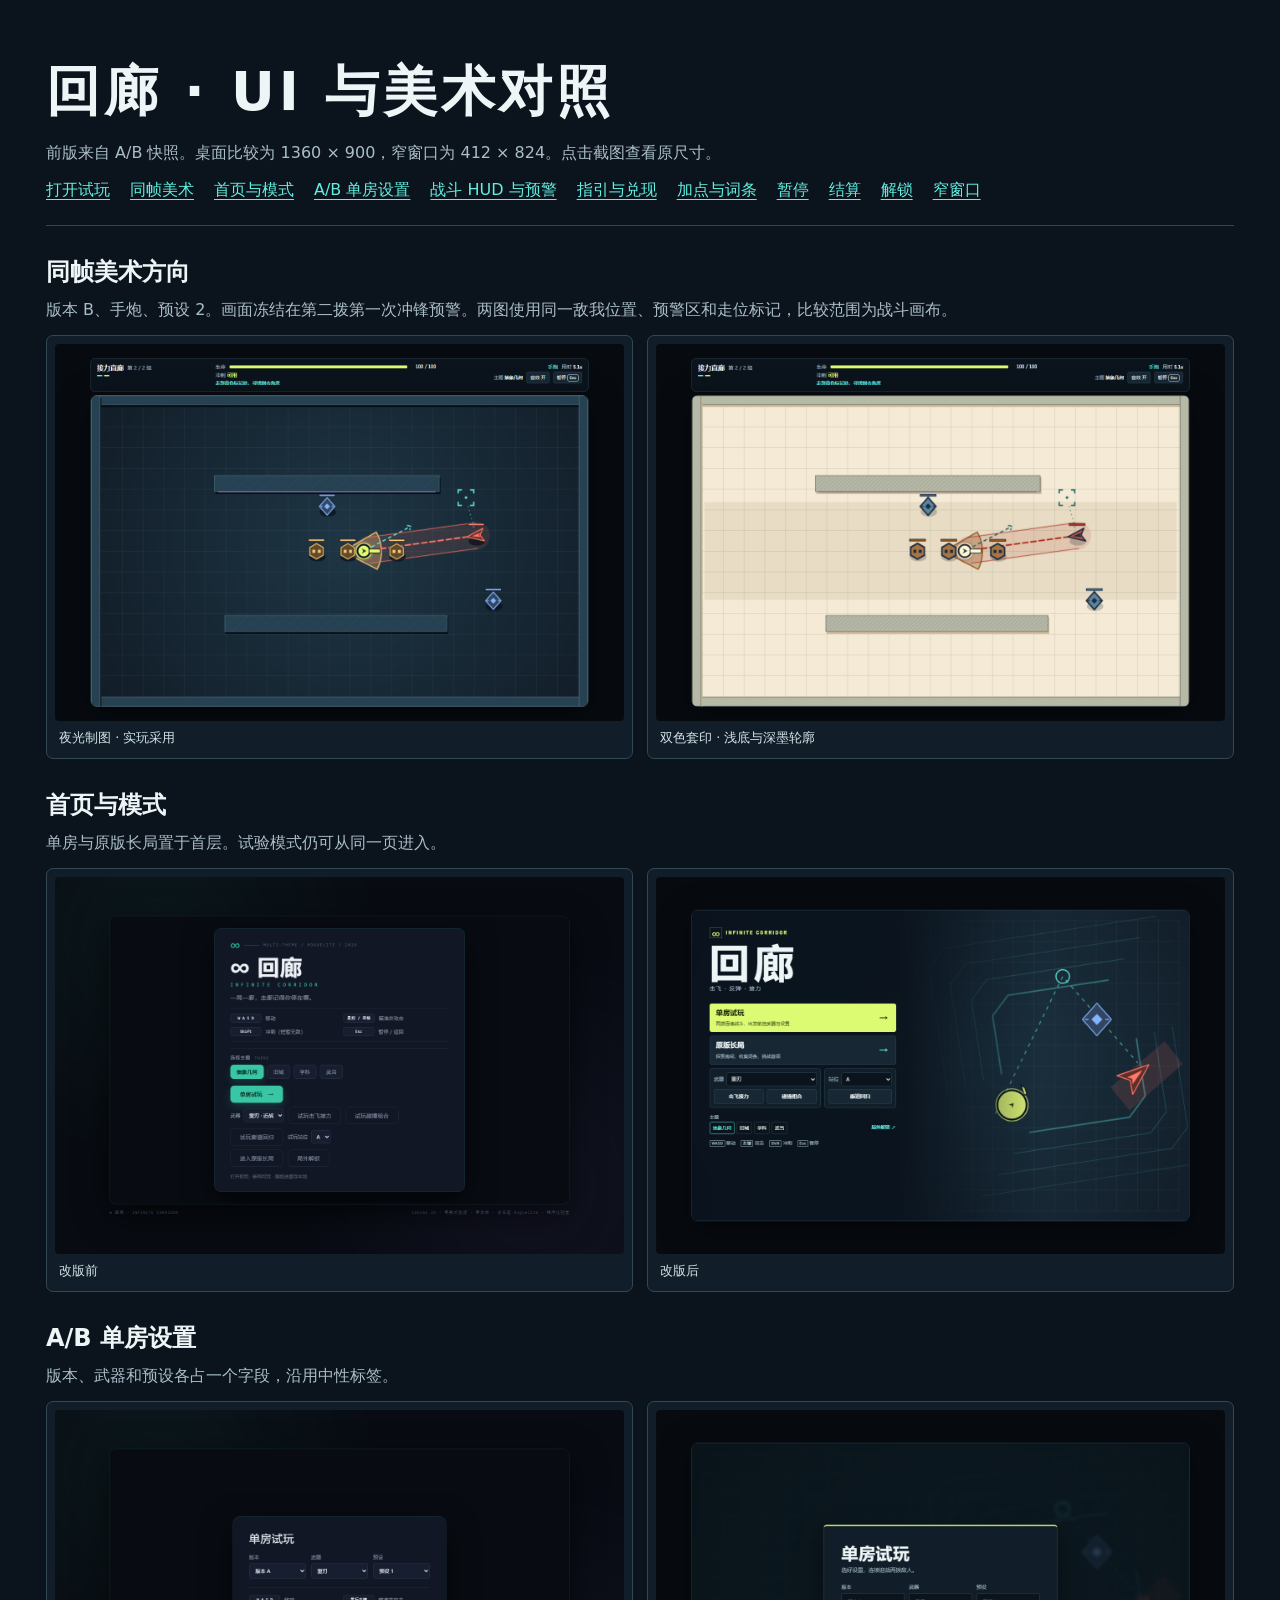
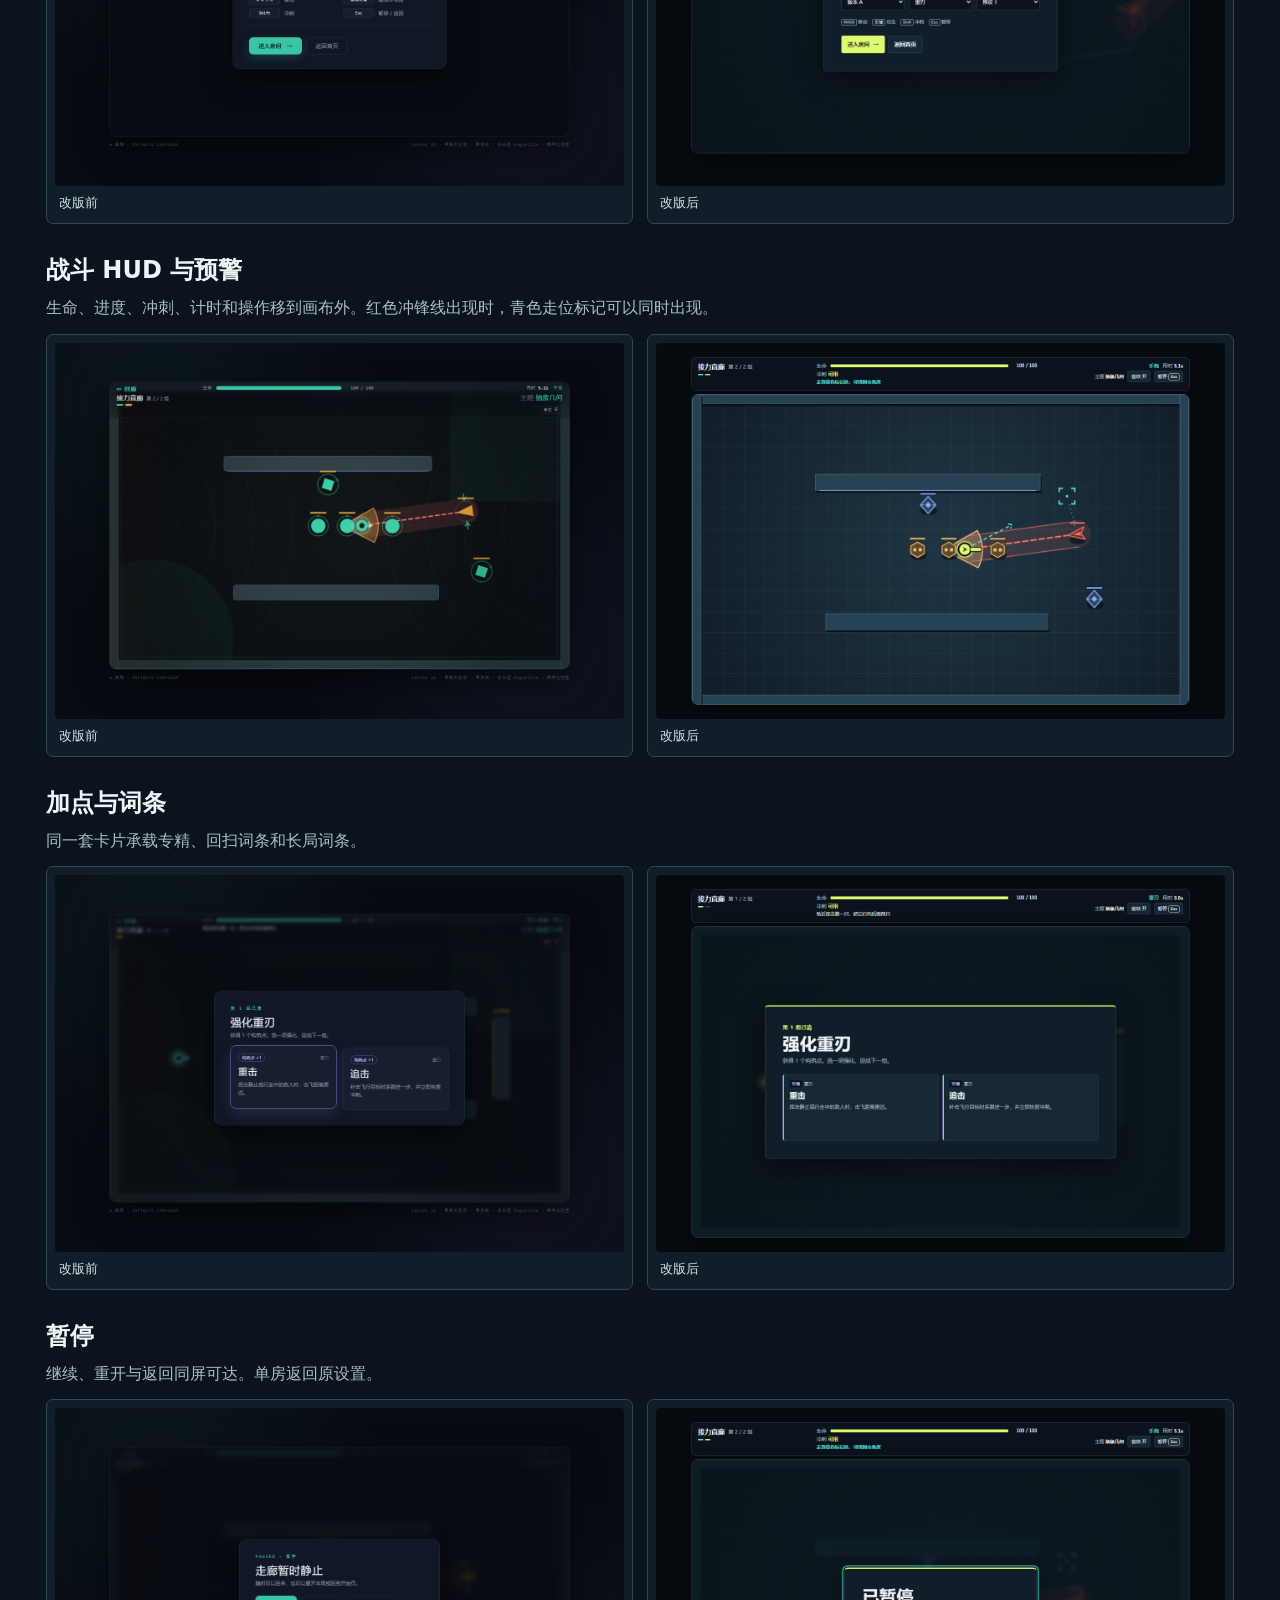
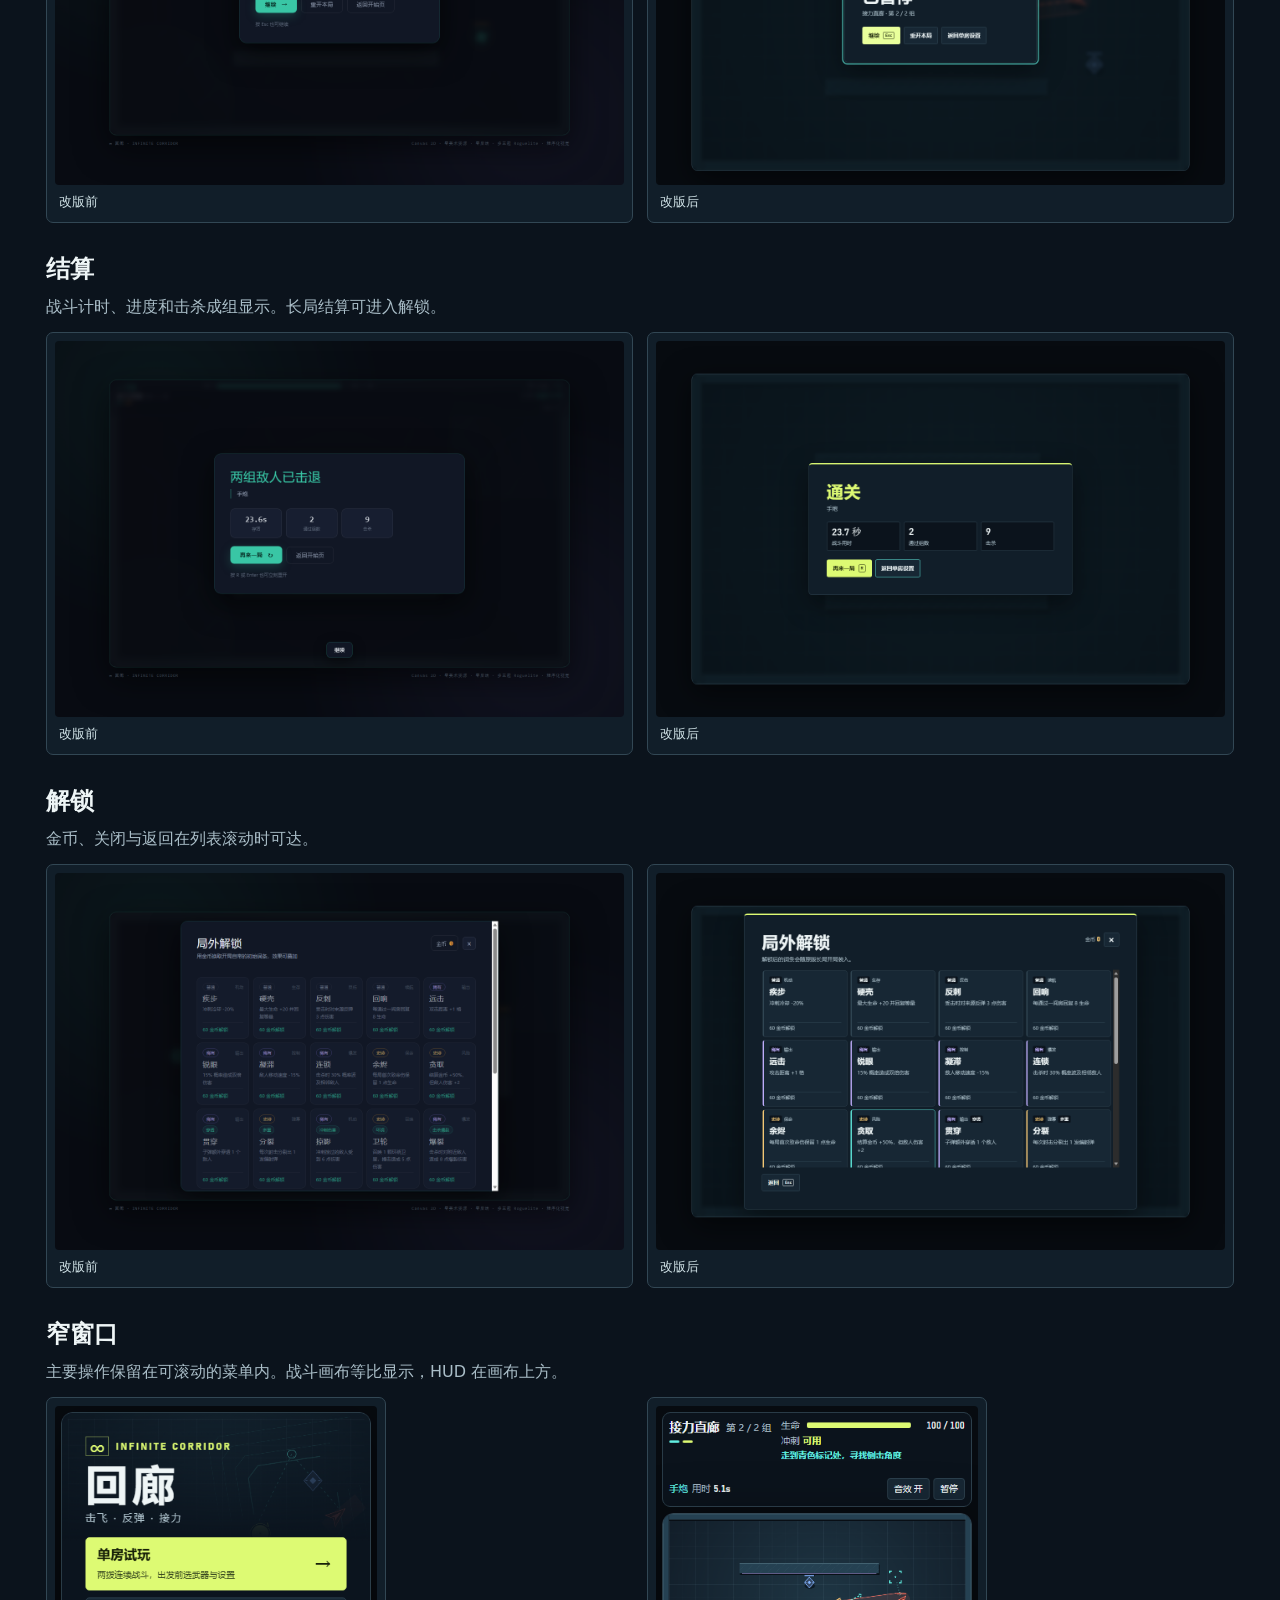
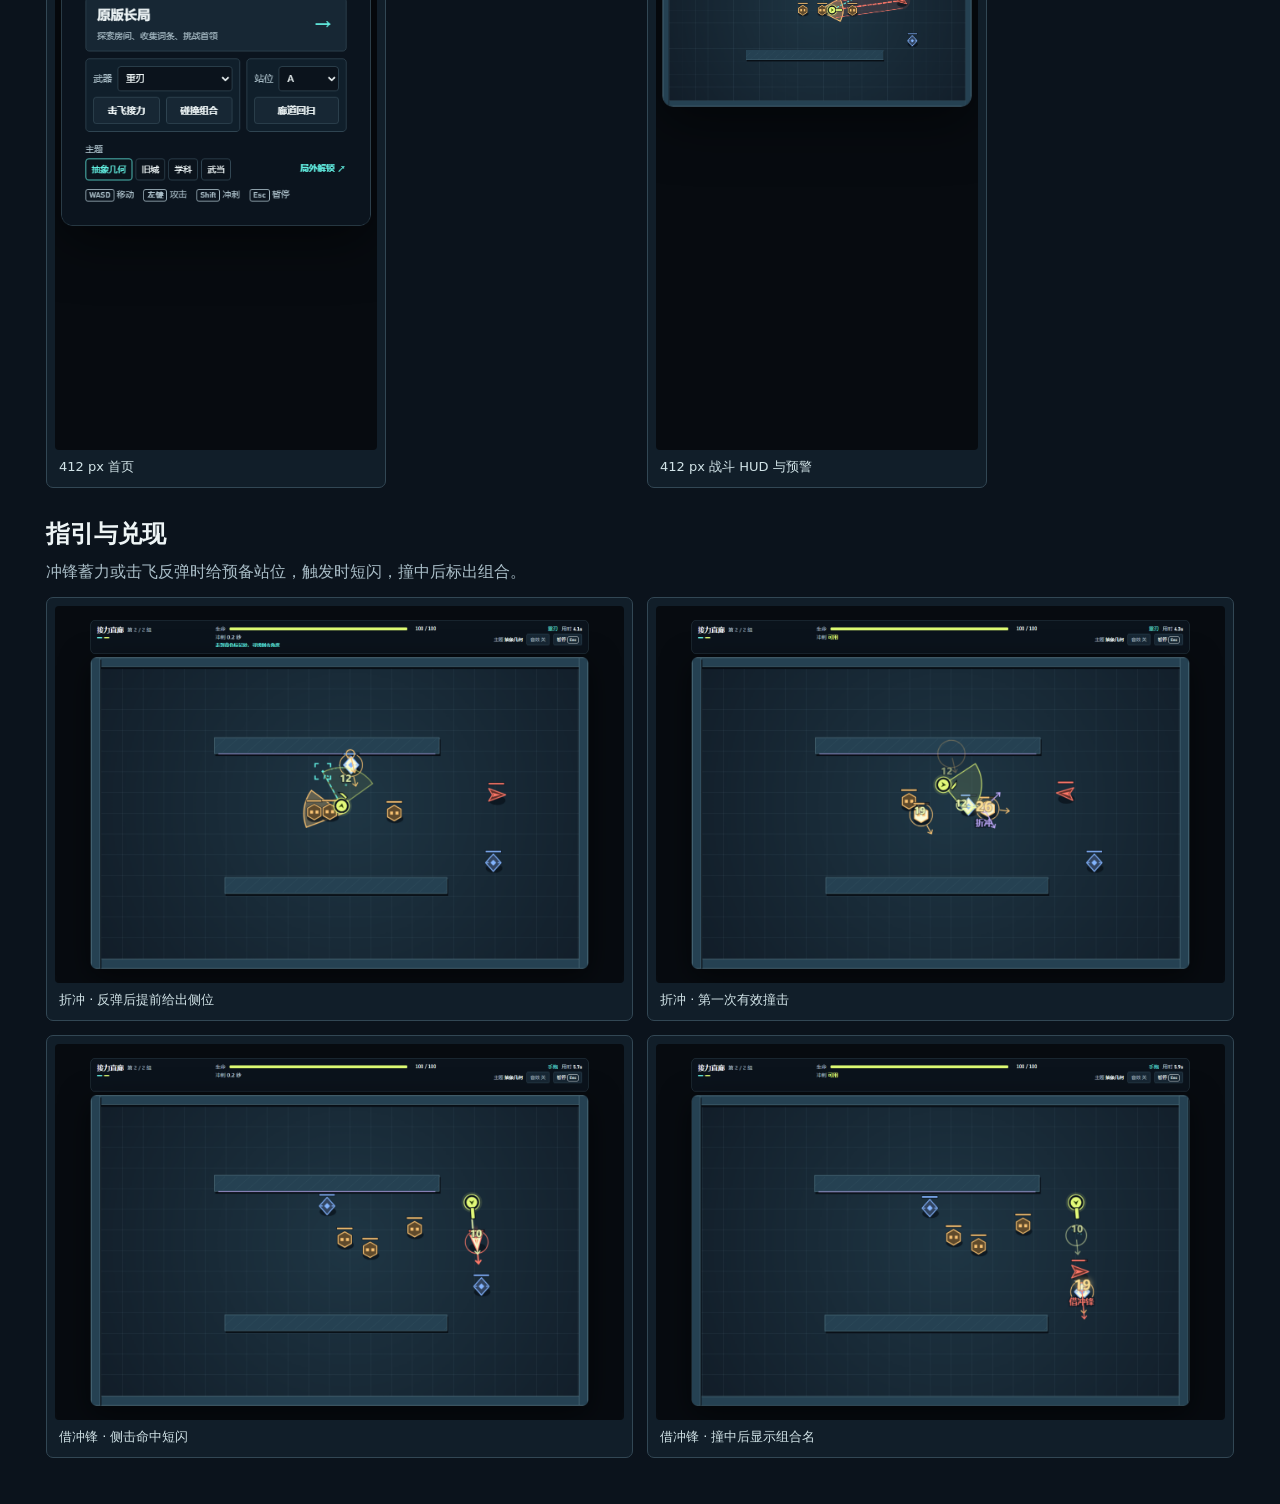
<file: docs/界面对照.html>
<!doctype html>
<html lang="zh-CN">
<head>
<meta charset="utf-8">
<meta name="viewport" content="width=device-width, initial-scale=1">
<title>回廊 · UI 与美术对照</title>
<style>
:root{color-scheme:dark;font-family:"Microsoft YaHei UI",system-ui,sans-serif;background:#0b131c;color:#eef5f6}
*{box-sizing:border-box}body{margin:0}main{max-width:1480px;padding:clamp(18px,4vw,46px);margin:auto}
header{padding-bottom:24px;border-bottom:1px solid #324754}
h1{letter-spacing:.07em;font-size:clamp(28px,5vw,54px);margin:10px 0}h2{margin:0 0 8px;font-size:24px}
p{line-height:1.7;color:#aabec8;margin:0 0 12px}a{color:#62efe2;text-underline-offset:4px}
nav{display:flex;flex-wrap:wrap;gap:10px 20px;margin-top:14px}section{padding-top:30px;scroll-margin:12px}
.pair{display:grid;grid-template-columns:repeat(2,minmax(0,1fr));gap:14px}
figure{margin:0;padding:8px;border:1px solid #324754;background:#111e29;border-radius:7px}
img{display:block;width:100%;height:auto;border-radius:4px}
figcaption{padding:8px 4px 3px;color:#d2e4e8;font-size:13px}.narrow figure{max-width:340px}
@media(max-width:700px){.pair{grid-template-columns:minmax(0,1fr)}}
</style>
</head>
<body><main>
<header>
<h1>回廊 · UI 与美术对照</h1>
<p>前版来自 A/B 快照。桌面比较为 1360 × 900，窄窗口为 412 × 824。点击截图查看原尺寸。</p>
<nav aria-label="页面索引"><a href="../index.html">打开试玩</a><a href="#direction">同帧美术</a><a href="#home">首页与模式</a><a href="#trial">A/B 单房设置</a><a href="#battle">战斗 HUD 与预警</a><a href="#guide">指引与兑现</a><a href="#perk">加点与词条</a><a href="#pause">暂停</a><a href="#end">结算</a><a href="#unlock">解锁</a><a href="#narrow">窄窗口</a></nav>
</header>
<section id="direction">
<h2>同帧美术方向</h2>
<p>版本 B、手炮、预设 2。画面冻结在第二拨第一次冲锋预警。两图使用同一敌我位置、预警区和走位标记，比较范围为战斗画布。</p>
<div class="pair"><figure><a href="ui-evidence/direction-night.png"><img src="ui-evidence/direction-night.png" alt="夜光制图 · 实玩采用" loading="lazy" width="1360" height="900"></a><figcaption>夜光制图 · 实玩采用</figcaption></figure><figure><a href="ui-evidence/direction-print.png"><img src="ui-evidence/direction-print.png" alt="双色套印 · 浅底与深墨轮廓" loading="lazy" width="1360" height="900"></a><figcaption>双色套印 · 浅底与深墨轮廓</figcaption></figure></div>
</section>
<section id="home"><h2>首页与模式</h2><p>单房与原版长局置于首层。试验模式仍可从同一页进入。</p><div class="pair"><figure><a href="ui-evidence/before-home.png"><img src="ui-evidence/before-home.png" alt="改版前" loading="lazy" width="1360" height="900"></a><figcaption>改版前</figcaption></figure><figure><a href="ui-evidence/after-home.png"><img src="ui-evidence/after-home.png" alt="改版后" loading="lazy" width="1360" height="900"></a><figcaption>改版后</figcaption></figure></div></section>
<section id="trial"><h2>A/B 单房设置</h2><p>版本、武器和预设各占一个字段，沿用中性标签。</p><div class="pair"><figure><a href="ui-evidence/before-trial.png"><img src="ui-evidence/before-trial.png" alt="改版前" loading="lazy" width="1360" height="900"></a><figcaption>改版前</figcaption></figure><figure><a href="ui-evidence/after-trial.png"><img src="ui-evidence/after-trial.png" alt="改版后" loading="lazy" width="1360" height="900"></a><figcaption>改版后</figcaption></figure></div></section>
<section id="battle"><h2>战斗 HUD 与预警</h2><p>生命、进度、冲刺、计时和操作移到画布外。红色冲锋线出现时，青色走位标记可以同时出现。</p><div class="pair"><figure><a href="ui-evidence/before-battle.png"><img src="ui-evidence/before-battle.png" alt="改版前" loading="lazy" width="1360" height="900"></a><figcaption>改版前</figcaption></figure><figure><a href="ui-evidence/after-battle.png"><img src="ui-evidence/after-battle.png" alt="改版后" loading="lazy" width="1360" height="900"></a><figcaption>改版后</figcaption></figure></div></section>
<section id="perk"><h2>加点与词条</h2><p>同一套卡片承载专精、回扫词条和长局词条。</p><div class="pair"><figure><a href="ui-evidence/before-perk.png"><img src="ui-evidence/before-perk.png" alt="改版前" loading="lazy" width="1360" height="900"></a><figcaption>改版前</figcaption></figure><figure><a href="ui-evidence/after-perk.png"><img src="ui-evidence/after-perk.png" alt="改版后" loading="lazy" width="1360" height="900"></a><figcaption>改版后</figcaption></figure></div></section>
<section id="pause"><h2>暂停</h2><p>继续、重开与返回同屏可达。单房返回原设置。</p><div class="pair"><figure><a href="ui-evidence/before-pause.png"><img src="ui-evidence/before-pause.png" alt="改版前" loading="lazy" width="1360" height="900"></a><figcaption>改版前</figcaption></figure><figure><a href="ui-evidence/after-pause.png"><img src="ui-evidence/after-pause.png" alt="改版后" loading="lazy" width="1360" height="900"></a><figcaption>改版后</figcaption></figure></div></section>
<section id="end"><h2>结算</h2><p>战斗计时、进度和击杀成组显示。长局结算可进入解锁。</p><div class="pair"><figure><a href="ui-evidence/before-end.png"><img src="ui-evidence/before-end.png" alt="改版前" loading="lazy" width="1360" height="900"></a><figcaption>改版前</figcaption></figure><figure><a href="ui-evidence/after-end.png"><img src="ui-evidence/after-end.png" alt="改版后" loading="lazy" width="1360" height="900"></a><figcaption>改版后</figcaption></figure></div></section>
<section id="unlock"><h2>解锁</h2><p>金币、关闭与返回在列表滚动时可达。</p><div class="pair"><figure><a href="ui-evidence/before-unlock.png"><img src="ui-evidence/before-unlock.png" alt="改版前" loading="lazy" width="1360" height="900"></a><figcaption>改版前</figcaption></figure><figure><a href="ui-evidence/after-unlock.png"><img src="ui-evidence/after-unlock.png" alt="改版后" loading="lazy" width="1360" height="900"></a><figcaption>改版后</figcaption></figure></div></section>
<section id="narrow">
<h2>窄窗口</h2>
<p>主要操作保留在可滚动的菜单内。战斗画布等比显示，HUD 在画布上方。</p>
<div class="pair narrow"><figure><a href="ui-evidence/narrow-home.png"><img src="ui-evidence/narrow-home.png" alt="412 px 首页" loading="lazy" width="1360" height="900"></a><figcaption>412 px 首页</figcaption></figure><figure><a href="ui-evidence/narrow-battle.png"><img src="ui-evidence/narrow-battle.png" alt="412 px 战斗 HUD 与预警" loading="lazy" width="1360" height="900"></a><figcaption>412 px 战斗 HUD 与预警</figcaption></figure></div>
</section>
<section id="guide">
<h2>指引与兑现</h2>
<p>冲锋蓄力或击飞反弹时给预备站位，触发时短闪，撞中后标出组合。</p>
<div class="pair">
<figure><a href="ui-evidence/after-fold-approach.png"><img src="ui-evidence/after-fold-approach.png" alt="折冲反弹后，还没到合格角度时的青色走位标记" loading="lazy"></a><figcaption>折冲 · 反弹后提前给出侧位</figcaption></figure>
<figure><a href="ui-evidence/after-fold-hit.png"><img src="ui-evidence/after-fold-hit.png" alt="折冲撞敌后的散射" loading="lazy"></a><figcaption>折冲 · 第一次有效撞击</figcaption></figure>
<figure><a href="ui-evidence/after-borrow-armed.png"><img src="ui-evidence/after-borrow-armed.png" alt="借冲锋侧击触发时的短闪" loading="lazy"></a><figcaption>借冲锋 · 侧击命中短闪</figcaption></figure>
<figure><a href="ui-evidence/after-borrow-hit.png"><img src="ui-evidence/after-borrow-hit.png" alt="借冲锋撞中下一目标后的组合名" loading="lazy"></a><figcaption>借冲锋 · 撞中后显示组合名</figcaption></figure>
</div>
</section>
</main></body></html>
</file>
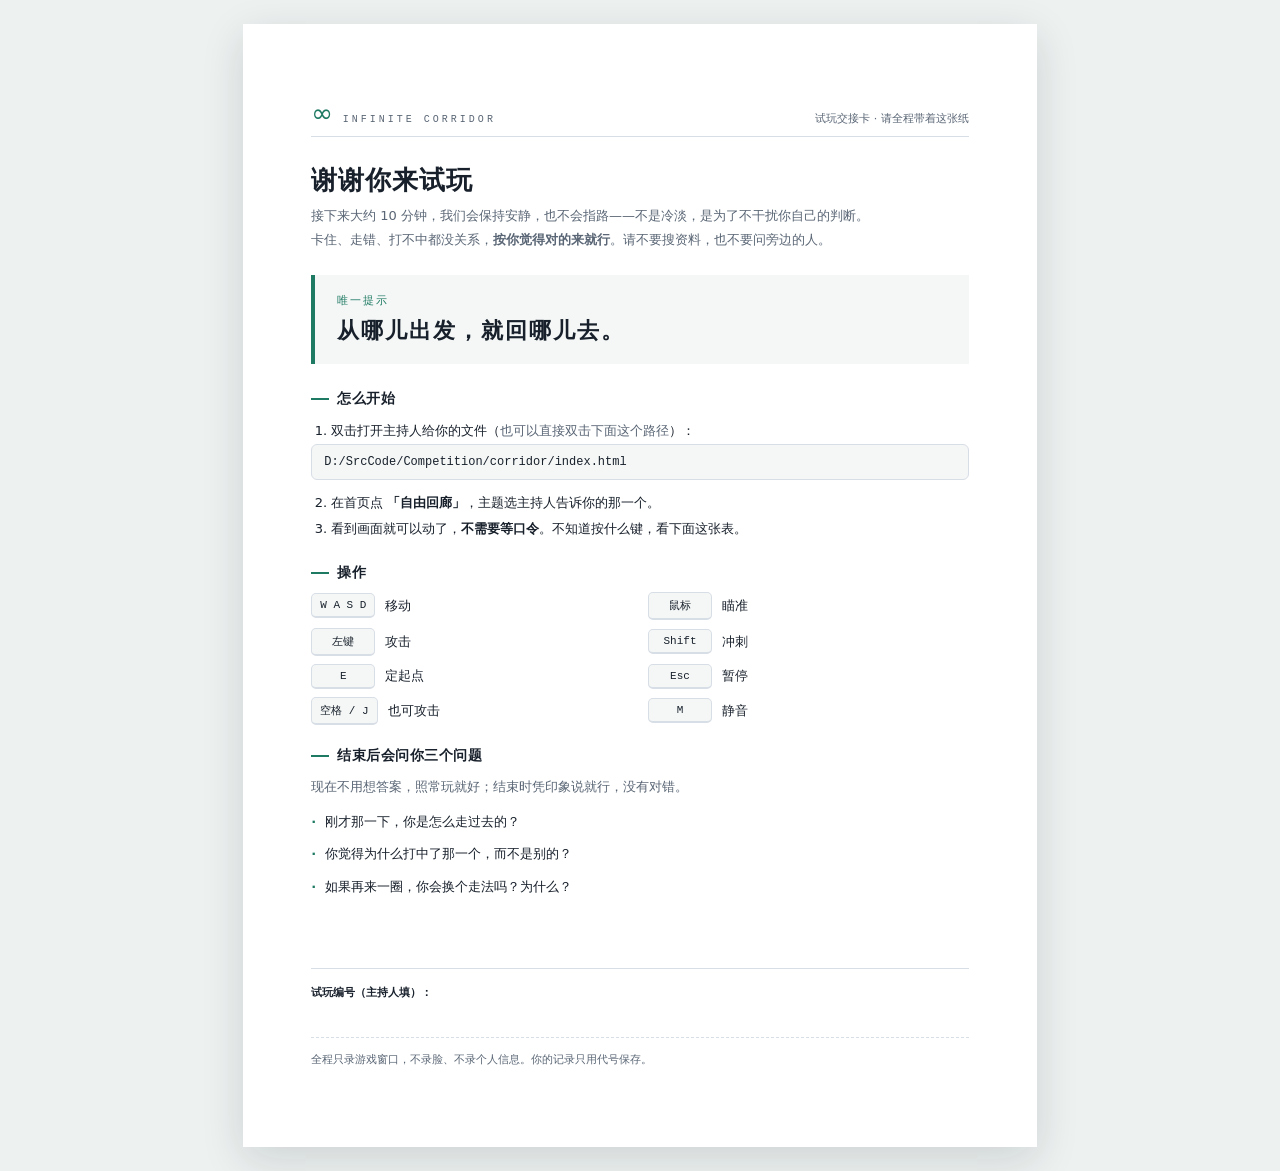
<file: docs/盲玩交接卡.html>
<!DOCTYPE html>
<html lang="zh-CN">
<head>
<meta charset="UTF-8">
<meta name="viewport" content="width=device-width, initial-scale=1.0">
<title>∞ 回廊 · 试玩交接卡</title>
<style>
  :root{
    --ink:#18202B; --muted:#5A6675; --line:#D8DEE6; --accent:#1F7A63;
    --paper:#FFFFFF; --soft:#F4F7F6;
  }
  *{box-sizing:border-box}
  html,body{margin:0;padding:0}
  body{
    background:#EDF1F0;color:var(--ink);
    font-family:"PingFang SC","Microsoft YaHei","Hiragino Sans GB",system-ui,sans-serif;
    -webkit-font-smoothing:antialiased;
    display:flex;justify-content:center;padding:24px 12px;
  }
  .sheet{
    width:210mm;min-height:297mm;background:var(--paper);
    padding:20mm 18mm;box-shadow:0 12px 40px rgba(20,30,40,.14);
    display:flex;flex-direction:column;
  }
  .brand{display:flex;align-items:baseline;gap:10px;border-bottom:1px solid var(--line);padding-bottom:10px}
  .brand .inf{font-size:26px;line-height:1;color:var(--accent)}
  .brand .en{font-family:ui-monospace,Consolas,monospace;font-size:10px;letter-spacing:3px;color:var(--muted)}
  .brand .tag{margin-left:auto;font-size:11px;color:var(--muted)}
  h1{font-size:26px;font-weight:600;margin:26px 0 6px;letter-spacing:1px}
  .lead{font-size:13px;line-height:1.9;color:var(--muted);margin:0 0 22px}
  .hint{
    background:var(--soft);border-left:4px solid var(--accent);
    padding:18px 22px;margin:0 0 26px;
  }
  .hint .k{font-size:11px;letter-spacing:2px;color:var(--accent);margin:0 0 8px}
  .hint .v{font-size:22px;font-weight:600;letter-spacing:2px;margin:0}
  h2{font-size:14px;font-weight:600;margin:0 0 10px;letter-spacing:.5px;
     display:flex;align-items:center;gap:8px}
  h2::before{content:"";width:18px;height:2px;background:var(--accent);display:inline-block}
  section{margin-bottom:22px}
  .path{font-family:ui-monospace,Consolas,monospace;font-size:12px;background:var(--soft);
        border:1px solid var(--line);border-radius:6px;padding:10px 12px;word-break:break-all}
  ol,ul{margin:0;padding-left:20px}
  li{font-size:13px;line-height:2;color:var(--ink)}
  li span{color:var(--muted)}
  .keys{display:grid;grid-template-columns:1fr 1fr;gap:8px 16px;margin-top:6px}
  .keys div{font-size:13px;display:flex;align-items:center;gap:10px}
  kbd{font-family:ui-monospace,Consolas,monospace;font-size:11px;min-width:64px;text-align:center;
      padding:5px 8px;border:1px solid var(--line);border-bottom-width:2px;border-radius:5px;
      background:var(--soft);color:var(--ink)}
  .q{font-size:13px;line-height:1.9;margin:0 0 8px;padding-left:14px;position:relative}
  .q::before{content:"·";position:absolute;left:0;color:var(--accent);font-weight:700}
  .foot{margin-top:auto;border-top:1px solid var(--line);padding-top:14px;
        font-size:11px;line-height:1.9;color:var(--muted)}
  .foot b{color:var(--ink)}
  .blank{height:26px;border-bottom:1px dashed var(--line);margin-top:8px}
  @media print{
    body{background:#fff;padding:0}
    .sheet{width:auto;min-height:auto;box-shadow:none;padding:16mm 14mm}
    @page{size:A4;margin:0}
  }
</style>
</head>
<body>
<div class="sheet">

  <div class="brand">
    <span class="inf">∞</span><span class="en">INFINITE CORRIDOR</span>
    <span class="tag">试玩交接卡 · 请全程带着这张纸</span>
  </div>

  <h1>谢谢你来试玩</h1>
  <p class="lead">
    接下来大约 10 分钟，我们会保持安静，也不会指路——不是冷淡，是为了不干扰你自己的判断。<br>
    卡住、走错、打不中都没关系，<b>按你觉得对的来就行</b>。请不要搜资料，也不要问旁边的人。
  </p>

  <div class="hint">
    <p class="k">唯一提示</p>
    <p class="v">从哪儿出发，就回哪儿去。</p>
  </div>

  <section>
    <h2>怎么开始</h2>
    <ol>
      <li>双击打开主持人给你的文件（<span>也可以直接双击下面这个路径</span>）：</li>
    </ol>
    <div class="path">D:/SrcCode/Competition/corridor/index.html</div>
    <ol start="2" style="margin-top:10px">
      <li>在首页点 <b>「自由回廊」</b>，主题选主持人告诉你的那一个。</li>
      <li>看到画面就可以动了，<b>不需要等口令</b>。不知道按什么键，看下面这张表。</li>
    </ol>
  </section>

  <section>
    <h2>操作</h2>
    <div class="keys">
      <div><kbd>W A S D</kbd> 移动</div>
      <div><kbd>鼠标</kbd> 瞄准</div>
      <div><kbd>左键</kbd> 攻击</div>
      <div><kbd>Shift</kbd> 冲刺</div>
      <div><kbd>E</kbd> 定起点</div>
      <div><kbd>Esc</kbd> 暂停</div>
      <div><kbd>空格 / J</kbd> 也可攻击</div>
      <div><kbd>M</kbd> 静音</div>
    </div>
  </section>

  <section>
    <h2>结束后会问你三个问题</h2>
    <p class="lead" style="margin-bottom:10px">现在不用想答案，照常玩就好；结束时凭印象说就行，没有对错。</p>
    <p class="q">刚才那一下，你是怎么走过去的？</p>
    <p class="q">你觉得为什么打中了那一个，而不是别的？</p>
    <p class="q">如果再来一圈，你会换个走法吗？为什么？</p>
  </section>

  <div class="foot">
    <b>试玩编号（主持人填）：</b>
    <div class="blank"></div>
    <div style="margin-top:12px">
      全程只录游戏窗口，不录脸、不录个人信息。你的记录只用代号保存。
    </div>
  </div>

</div>
</body>
</html>
</file>
<file: src/ui/style.css>
/* ∞ 回廊 —「深蓝测绘图 / 夜航档案」界面层
 * 与 Canvas 共用一套语义色：琥珀金=唯一高亮，雾青=路径/读数，朱红=危险。
 * 四套主题通过 #app[data-theme] 覆盖变量，界面与战场同步换材质。 */
:root {
  color-scheme: dark;
  --background: #060A10;
  --frame: #0A111A;
  --panel: #0E1822;
  --surface: #142230;
  --line: #2B3D4C;
  --text: #EAF2F4;
  --muted: #92A8B4;
  --accent: #E9B44C;
  --accent-ink: #1A1408;
  --guide: #5FD3C4;
  --danger: #E4584A;
  --gold: #E9B44C;
  --rare: #A99BE8;
  --font: "Microsoft YaHei UI", "PingFang SC", system-ui, sans-serif;
  --mono: "Bahnschrift", ui-monospace, Consolas, monospace;
}
#app[data-theme="oldtown"] {
  --frame: #14100C; --panel: #1C1611; --surface: #271D16; --line: #4B3A2C;
  --text: #F3E9DA; --muted: #B6A290; --accent: #EFA847; --accent-ink: #1C1206;
  --guide: #8CB79C; --danger: #D4643F; --gold: #EFA847; --rare: #B98D94;
}
#app[data-theme="subject"] {
  --frame: #0B121B; --panel: #121C27; --surface: #1A2836; --line: #35485A;
  --text: #EAF1F7; --muted: #9CAFC0; --accent: #D8C07C; --accent-ink: #191407;
  --guide: #6FA9CB; --danger: #C46C63; --gold: #D8C07C; --rare: #9098D6;
}
#app[data-theme="wudang"] {
  --frame: #161C1E; --panel: #1C2426; --surface: #263033; --line: #415052;
  --text: #EAEFEA; --muted: #A3B3AE; --accent: #CBA77E; --accent-ink: #1B150E;
  --guide: #7FA99A; --danger: #B26C5E; --gold: #CBA77E; --rare: #9C99B6;
}
* { box-sizing: border-box }
html { min-height: 100%; background: var(--background) }
body {
  margin: 0; min-height: 100dvh; display: grid; align-items: center;
  color: var(--text); font-family: var(--font); background-color: var(--background);
  background-image:
    linear-gradient(rgba(95,211,196,.032) 1px, transparent 1px),
    linear-gradient(90deg, rgba(95,211,196,.032) 1px, transparent 1px),
    radial-gradient(ellipse at 18% 0%, rgba(233,180,76,.07), transparent 58%);
  background-size: 40px 40px, 40px 40px, 100% 100%;
}
button, select { font: inherit }
button { color: inherit; cursor: pointer }
button:disabled { cursor: default }
:focus-visible { outline: 2px solid var(--guide); outline-offset: 3px }
[tabindex="-1"]:focus:not(:focus-visible) { outline: none }
.hidden { display: none !important }

#app {
  width: min(1190px, calc(100% - 48px), calc((100dvh - 42px) * 1.6));
  min-width: 0; margin: 0 auto; padding-block: 16px;
}
#app:has(.hud:not(.hidden)) { width: min(1190px, calc(100% - 48px), calc((100dvh - 134px) * 1.6)) }
.stage {
  position: relative; border: 1px solid var(--line); border-radius: 6px;
  background: var(--frame); overflow: hidden; box-shadow: 0 18px 70px #0009;
}
.stage::after {
  content: ""; position: absolute; inset: 7px; pointer-events: none; z-index: 2;
  border: 1px solid rgba(255,255,255,.035); border-radius: 2px;
}
canvas { display: block; width: 100%; height: auto; aspect-ratio: 8 / 5; outline: 0 }
.stage[data-screen="playing"] canvas, .stage[data-screen="playing"] { cursor: crosshair }

.hud {
  display: grid; grid-template-columns: minmax(146px, .8fr) minmax(214px, 1.6fr) minmax(190px, 1fr);
  align-items: start; gap: 20px; margin-bottom: 8px; padding: 11px 14px 11px 16px;
  background: linear-gradient(180deg, var(--frame), rgba(10,17,26,.72));
  border: 1px solid var(--line); border-left: 2px solid var(--accent); border-radius: 5px;
  min-width: 0; font-size: 12px;
}
.hud-left, .hud-mid, .hud-right { min-width: 0 }
.room-line, .hp-row, .boss-bar, .hud-stats, .hud-actions, .battle-detail { display: flex; align-items: center; gap: 9px }
.room-line { flex-wrap: wrap }
.room-line b { font-size: 16px; line-height: 1.25; letter-spacing: .04em }
.room-line span, .hp-label, .boss-bar, .hud-stats, .theme-tag, .battle-detail { color: var(--muted) }
.room-line span, .hp-label, .hp-text, .hud-stats span, .dash-status { white-space: nowrap }
.hp-text, .stat-v, .hud-stats b, .wallet b, .end-gold b, .timer-v { font-family: var(--mono); font-variant-numeric: tabular-nums }
.hp-text { min-width: 60px; text-align: right }
.hp-track, .boss-track { overflow: hidden; flex: 1; background: #1E2F3B; border-radius: 2px }
.hp-track { height: 7px }
.hp-fill, .boss-fill { height: 100%; background: var(--accent); transition: width 110ms linear }
.hp-fill.low, .boss-fill { background: var(--danger) }
.boss-bar { margin-top: 5px }
.boss-track { height: 5px }
/* M9 巡廊首领护盾相位条：闭合=藕紫蓄势、暴露=琥珀全额窗口、重构=雾青重建 */
.shield-bar {
  display: grid; grid-template-columns: minmax(0, 1fr) minmax(56px, 96px) auto;
  align-items: center; gap: 8px; margin-top: 5px;
  font-size: 10px; font-family: var(--mono); letter-spacing: .02em;
}
.shield-state { color: var(--rare); white-space: nowrap; overflow: hidden; text-overflow: ellipsis }
.shield-timer { color: var(--muted); min-width: 42px; text-align: right; font-variant-numeric: tabular-nums }
.shield-track { height: 5px; background: #1E2F3B; border-radius: 2px; overflow: hidden }
.shield-fill { height: 100%; width: 0; background: var(--rare); transition: width 90ms linear }
.shield-bar[data-state="exposed"] .shield-state { color: var(--accent); font-weight: 700 }
.shield-bar[data-state="exposed"] .shield-timer { color: var(--accent) }
.shield-bar[data-state="exposed"] .shield-fill { background: var(--accent) }
.shield-bar[data-state="exposed"] .shield-track {
  box-shadow: 0 0 0 1px var(--accent), 0 0 12px rgba(233,180,76,.45);
  animation: shield-pulse 700ms ease-in-out infinite alternate;
}
.shield-bar[data-state="reforming"] .shield-state { color: var(--guide) }
.shield-bar[data-state="reforming"] .shield-timer { color: var(--guide) }
.shield-bar[data-state="reforming"] .shield-fill { background: var(--guide) }
@keyframes shield-pulse { from { opacity: .62 } to { opacity: 1 } }
/* M10：连扫蓄势条 —— 1 层雾青待蓄、2 层藕紫、3 层琥珀满档，与护盾条同骨架 */
.streak-bar {
  display: grid; grid-template-columns: minmax(0, 1fr) minmax(56px, 96px) auto;
  align-items: center; gap: 8px; margin-top: 4px;
  font-size: 10px; font-family: var(--mono); letter-spacing: .02em;
}
.streak-state { color: var(--muted); white-space: nowrap; overflow: hidden; text-overflow: ellipsis }
.streak-timer { color: var(--muted); min-width: 38px; text-align: right; font-variant-numeric: tabular-nums }
.streak-track { height: 4px; background: #1E2F3B; border-radius: 2px; overflow: hidden }
.streak-fill { height: 100%; width: 0; background: var(--guide); transition: width 90ms linear }
.streak-bar[data-level="2"] .streak-state,
.streak-bar[data-level="2"] .streak-timer { color: var(--rare) }
.streak-bar[data-level="2"] .streak-fill { background: var(--rare) }
.streak-bar[data-level="3"] .streak-state,
.streak-bar[data-level="3"] .streak-timer { color: var(--accent); font-weight: 700 }
.streak-bar[data-level="3"] .streak-fill { background: var(--accent) }
.streak-bar[data-level="3"] .streak-track {
  box-shadow: 0 0 0 1px var(--accent), 0 0 10px rgba(233,180,76,.35);
}
.battle-detail { flex-wrap: wrap; gap: 4px 12px; margin-top: 5px }
.dash-status b { color: var(--accent) }
.dash-status b.waiting { color: var(--muted) }
.hud-extra { color: var(--gold); font-size: 11px }
.hud-left .hud-extra { margin-top: 4px }
.hint { color: var(--text); font-size: 11px; line-height: 1.4; min-height: 1.4em; margin-top: 4px }
.hint-guide { color: var(--guide); font-weight: 650 }
.chips:empty, .panel-desc:empty { display: none }
.hud-right { display: grid; justify-items: end; gap: 4px }
.hud-stats, .hud-actions, .chips { flex-wrap: wrap; justify-content: end }
.hud-stats .src { color: var(--guide) }
.hud-stats b, .theme-tag b { color: var(--text); font-weight: 600 }
.theme-tag { font-size: 11px; font-family: var(--mono); letter-spacing: .04em }
.dots { display: flex; gap: 4px; align-items: center; margin-top: 7px }
.dot { width: 13px; height: 3px; border-radius: 2px; background: var(--line) }
.dot.done { background: var(--guide) }
.dot.now { background: var(--accent) }
.dot.boss { width: 6px; height: 6px; rotate: 45deg }
.dot.boss.now { background: var(--danger) }
.chips { display: flex; gap: 4px }
.chip {
  padding: 2px 6px; border: 1px solid var(--line); border-radius: 2px;
  color: var(--muted); font-size: 10px; white-space: nowrap; font-family: var(--mono);
}
.chip.r-rare { border-color: var(--rare); color: var(--rare) }
.chip.r-epic { border-color: var(--gold); color: var(--gold) }
.mini-btn {
  min-height: 28px; padding: 3px 8px; border: 1px solid var(--line); border-radius: 3px;
  background: var(--surface); font-size: 11px; font-family: var(--mono);
}
.mini-btn.off { color: var(--muted) }

.overlay {
  position: absolute; inset: 0; display: grid; place-items: center; padding: 18px;
  background: #05090ec4; backdrop-filter: blur(4px); z-index: 3;
}
.stage[data-screen="start"] .overlay {
  justify-items: start; padding: 0; backdrop-filter: none;
  background: linear-gradient(90deg, #060A10f9 0%, #060A10f2 40%, #060A1000 72%);
}
.panel {
  position: relative; width: min(630px, 100%); max-height: 100%; overflow: auto;
  padding: clamp(23px, 4vw, 42px); background: var(--panel);
  border: 1px solid var(--line); border-top: 2px solid var(--accent);
  border-radius: 5px; box-shadow: 0 20px 64px #0008;
}
.panel::before {
  content: "INFINITE CORRIDOR / ARCHIVE"; position: absolute; top: 9px; right: 14px;
  font: 500 9px var(--mono); letter-spacing: .12em; color: var(--muted); opacity: .55;
}
.panel-head { margin-bottom: 22px }
.panel-title, .end-title {
  margin: 0; font-size: clamp(28px, 3.5vw, 40px); font-weight: 600;
  line-height: 1.17; letter-spacing: .06em;
}
.panel-desc { color: var(--muted); font-size: 13px; line-height: 1.6; margin: 7px 0 0 }
.panel-kicker {
  color: var(--accent); font-size: 11px; margin: 0 0 8px;
  font-family: var(--mono); letter-spacing: .14em; text-transform: uppercase;
}
.start-panel {
  width: min(536px, 56%); height: 100%; padding: clamp(24px, 3.5vw, 42px);
  border: 0; border-left: 1px solid var(--line); border-radius: 0;
  box-shadow: none; background: transparent;
}
.start-panel::before { display: none }
.home-brand { margin-bottom: clamp(17px, 2.4vw, 28px) }
.brand-line {
  font: 500 11px var(--mono); letter-spacing: .22em; color: var(--accent);
  display: flex; align-items: center; gap: 9px;
}
.brand-line span {
  display: grid; place-items: center; width: 30px; height: 25px;
  border: 1px solid var(--accent); font: 21px var(--font); letter-spacing: 0;
}
.home-brand h1 {
  font-size: clamp(54px, 7vw, 98px); letter-spacing: .16em; line-height: .99;
  margin: 10px 0 8px; font-weight: 600;
}
.home-brand p {
  color: var(--muted); margin: 0; font-size: 12px; letter-spacing: .2em;
  font-family: var(--mono); text-transform: uppercase;
}
.home-modes { display: grid; gap: 9px }
.mode-entry {
  display: flex; justify-content: space-between; align-items: center; text-align: left; gap: 10px; width: 100%;
  padding: 11px 14px; border: 1px solid var(--line); border-radius: 3px;
  background: linear-gradient(90deg, var(--surface), rgba(20,34,48,.55)); min-height: 57px;
  transition: border-color 140ms, transform 140ms, background 140ms;
}
.mode-entry b { display: block; font-size: 16px; line-height: 1.2; margin-bottom: 4px; letter-spacing: .04em }
.mode-entry small { color: var(--muted); font-size: 11px }
.mode-entry > span:last-child { color: var(--guide); padding-inline: 5px; font-size: 20px }
.mode-entry:not(:disabled):hover { border-color: var(--accent); transform: translateX(3px) }
.mode-entry.featured {
  color: var(--accent-ink); background: var(--accent); border-color: var(--accent);
}
.mode-entry.featured small { color: rgba(26,20,8,.72) }
.mode-entry.featured > span:last-child { color: currentColor }
.mode-entry.continue {
  background: linear-gradient(90deg, rgba(95,211,196,.14), rgba(20,34,48,.5));
  border-color: var(--guide); color: var(--text);
}
.mode-entry.continue small { color: var(--guide) }
.mode-entry.continue > span:last-child { color: var(--guide) }
.home-experiments { display: grid; grid-template-columns: 1.55fr 1fr; gap: 8px }
.mode-group {
  display: grid; gap: 7px; padding: 9px; min-width: 0;
  background: rgba(10,17,26,.62); border: 1px solid var(--line); border-radius: 3px;
}
.mode-group .button-row { flex-wrap: nowrap }
.mode-group .btn { width: 100%; min-width: 0; min-height: 35px; padding-inline: 6px; font-size: 12px }
.field { color: var(--muted); font-size: 12px; display: grid; gap: 7px }
.field.compact { grid-template-columns: auto minmax(0, 1fr); align-items: center }
select {
  width: 100%; min-width: 0; padding: 9px 10px; min-height: 42px; color: var(--text);
  background: var(--frame); border: 1px solid var(--line); border-radius: 3px;
}
.field.compact select { min-height: 32px; padding: 4px 6px }
.home-settings { display: flex; align-items: end; justify-content: space-between; gap: 7px; margin-top: 15px }
.theme-picker-label {
  color: var(--muted); font-size: 10px; margin-bottom: 5px;
  font-family: var(--mono); letter-spacing: .14em; text-transform: uppercase;
}
.theme-options { display: flex; gap: 4px; flex-wrap: wrap }
.theme-opt {
  padding: 4px 7px; min-height: 28px; font-size: 11px;
  background: var(--frame); border: 1px solid var(--line); border-radius: 3px;
}
.theme-opt.active { border-color: var(--accent); color: var(--accent) }
.controls-inline { display: flex; gap: 6px 12px; flex-wrap: wrap; color: var(--muted); font-size: 11px; line-height: 1.65 }
.start-panel .controls-inline { margin-top: 13px }
kbd { font: 600 10px var(--mono); padding: 2px 4px; border: 1px solid currentColor; border-radius: 2px; white-space: nowrap }

.btn, .icon-btn {
  display: inline-flex; align-items: center; justify-content: center; gap: 9px; min-height: 42px;
  padding: 8px 14px; border: 1px solid var(--line); border-radius: 3px; background: var(--surface);
  font-size: 13px; font-weight: 600; white-space: nowrap; letter-spacing: .03em;
}
.btn.primary { color: var(--accent-ink); background: var(--accent); border-color: var(--accent) }
.btn.link-button {
  color: var(--guide); background: transparent; border-color: transparent;
  padding-inline: 0; min-height: 28px; font-size: 11px; font-family: var(--mono);
}
button:not(:disabled):hover, select:hover { border-color: var(--guide) }
.btn.primary:not(:disabled):hover, .mode-entry.featured:hover {
  background: #F6C96B; border-color: #F6C96B;
}
.start-actions, .end-actions, .pause-actions, .button-row { display: flex; flex-wrap: wrap; align-items: center; gap: 8px }
.trial-panel { max-width: 560px }
.trial-settings { display: grid; grid-template-columns: repeat(3, minmax(0, 1fr)); gap: 10px; margin-bottom: 18px }
.trial-panel .start-actions { margin-top: 24px }
.pause-panel, .loading-panel { width: min(460px, 100%) }
.loading-panel { text-align: center }

.perk-panel { width: min(840px, 100%) }
.perk-cards { display: grid; grid-template-columns: repeat(2, minmax(0, 1fr)); gap: 10px }
#perk-cards[data-count="3"] { grid-template-columns: repeat(3, minmax(0, 1fr)) }
#perk-cards[data-count="1"] { grid-template-columns: minmax(0, 1fr) }
.perk-card {
  min-width: 0; min-height: 158px; display: flex; flex-direction: column; text-align: start; gap: 7px;
  padding: 14px; border: 1px solid var(--line); border-left: 3px solid var(--line);
  border-radius: 3px; background: linear-gradient(160deg, var(--surface), rgba(10,17,26,.72));
  transition: border-color 140ms, transform 140ms;
}
.perk-card:not(:disabled):hover { border-color: var(--accent); transform: translateY(-2px) }
.perk-card.r-rare { border-left-color: var(--rare) }
.perk-card.r-epic { border-left-color: var(--gold) }
.perk-top { display: flex; align-items: center; flex-wrap: wrap; gap: 5px; color: var(--muted); font-size: 10px }
.perk-rarity, .perk-mechanic, .perk-tag {
  padding: 2px 5px; border-radius: 2px; color: var(--text);
  background: var(--frame); font-family: var(--mono); letter-spacing: .03em;
}
.r-rare .perk-rarity { color: var(--rare) }
.r-epic .perk-rarity { color: var(--gold) }
.perk-name { font-size: 19px; font-weight: 600; letter-spacing: .04em }
.perk-desc { color: var(--muted); line-height: 1.55; font-size: 12px; flex: 1; overflow-wrap: anywhere }
.perk-synergy { color: var(--guide); font-size: 11px; line-height: 1.4 }
.perk-price {
  color: var(--accent); border-top: 1px solid var(--line);
  padding-top: 6px; font-size: 11px; font-family: var(--mono);
}
.perk-card.poor .perk-price, .perk-card.locked .perk-price { color: var(--muted) }

.end-title.win { color: var(--accent) }
.end-title.lose { color: var(--danger) }
.stats { display: grid; grid-template-columns: repeat(auto-fit, minmax(86px, 1fr)); gap: 8px }
.stat {
  display: grid; gap: 3px; border: 1px solid var(--line);
  background: var(--frame); border-radius: 3px; padding: 10px 11px;
}
.stat-v { font-size: 23px }
.stat-l, .end-gold, .wallet { color: var(--muted); font-size: 12px }
.end-gold { margin: 14px 0 0 }
.end-gold b, .wallet b { color: var(--gold); font-size: 16px }
.end-actions { margin-top: 21px }
.unlock-panel { width: min(940px, 100%); display: grid; grid-template-rows: auto minmax(0, 1fr) auto; gap: 15px }
.unlock-actions { display: flex; flex-wrap: wrap; justify-content: space-between; gap: 8px }
.unlock-head { display: flex; justify-content: space-between; align-items: start; gap: 8px }
.unlock-head-right { display: flex; align-items: center; gap: 8px }
.wallet { white-space: nowrap }
.icon-btn { font-size: 20px; padding: 3px 10px; min-height: 34px }
.unlock-grid {
  display: grid; grid-template-columns: repeat(4, minmax(0, 1fr)); gap: 8px;
  overflow: auto; overscroll-behavior: contain; padding: 2px 5px 2px 2px;
}
.toast {
  position: absolute; z-index: 4; left: 50%; bottom: 13px; translate: -50% 6px; max-width: min(90%, 600px);
  padding: 7px 10px; background: #05090eed; border: 1px solid var(--line);
  border-left: 2px solid var(--accent); border-radius: 3px;
  color: var(--text); font-size: 12px; text-align: center; opacity: 0; pointer-events: none;
  transition: opacity 120ms, translate 120ms;
}
.toast.show { opacity: 1; translate: -50% 0 }

@media (max-width: 850px) {
  #app, #app:has(.hud:not(.hidden)) { width: calc(100% - 24px) }
  .hud { gap: 11px; grid-template-columns: minmax(120px,.85fr) minmax(176px,1.35fr) minmax(145px,1fr) }
  .start-panel { width: min(453px, 65%); padding: 20px }
  .home-brand h1 { font-size: 61px }
  .start-panel .controls-inline { margin-top: 9px }
  .unlock-grid { grid-template-columns: repeat(3, minmax(0, 1fr)) }
}
@media (min-width: 681px) and (max-height: 760px) {
  .start-panel { padding-block: 17px }
  .home-brand { margin-bottom: 13px }
  .home-brand h1 { font-size: clamp(48px, 7.7vh, 80px) }
  .home-settings { margin-top: 9px }
  .mode-entry { min-height: 48px; padding-block: 7px }
}
@media (max-width: 680px) {
  body { align-items: start }
  #app, #app:has(.hud:not(.hidden)) { width: calc(100% - 16px); padding-block: 8px }
  .stage[data-screen]:not([data-screen="playing"]) canvas { position: absolute; inset: 0; opacity: .84 }
  .overlay, .stage[data-screen="start"] .overlay {
    position: relative; padding: 10px; min-height: min(390px, 84dvh); width: 100%; background: #05090ed2;
  }
  .stage[data-screen="start"] .overlay { min-height: 0; background: linear-gradient(0deg, #060A10 69%, #060A1060) }
  .start-panel { width: 100%; height: auto; padding: 16px 12px; overflow: visible }
  .home-brand h1 { font-size: clamp(48px, 13vw, 72px) }
  .panel { padding: 20px }
  .unlock-panel { max-height: min(600px, calc(100dvh - 42px)) }
  .unlock-grid, #perk-cards[data-count="3"] { grid-template-columns: repeat(2, minmax(0, 1fr)) }
  .hud { padding: 8px; grid-template-columns: minmax(100px, .82fr) minmax(0, 1.45fr); gap: 5px 10px }
  .shield-bar { grid-template-columns: minmax(0, 1fr) auto }
  .shield-track { display: none }
  .streak-bar { grid-template-columns: minmax(0, 1fr) auto }
  .streak-track { display: none }
  .hint { min-height: 2.8em }
  .hud-right { grid-column: 1 / -1; display: flex; justify-content: space-between; align-items: center; flex-wrap: wrap }
  .hud-stats, .hud-actions { gap: 5px }
  .hud-actions kbd, .theme-tag { display: none }
}
@media (max-width: 360px) {
  .home-experiments, .trial-settings { grid-template-columns: minmax(0, 1fr) }
  .home-settings { align-items: start }
  .perk-cards, #perk-cards[data-count="3"] { grid-template-columns: minmax(0, 1fr) }
}
@media (prefers-reduced-motion: reduce) { *, *::before, *::after { transition-duration: 0s !important } }
</file>
